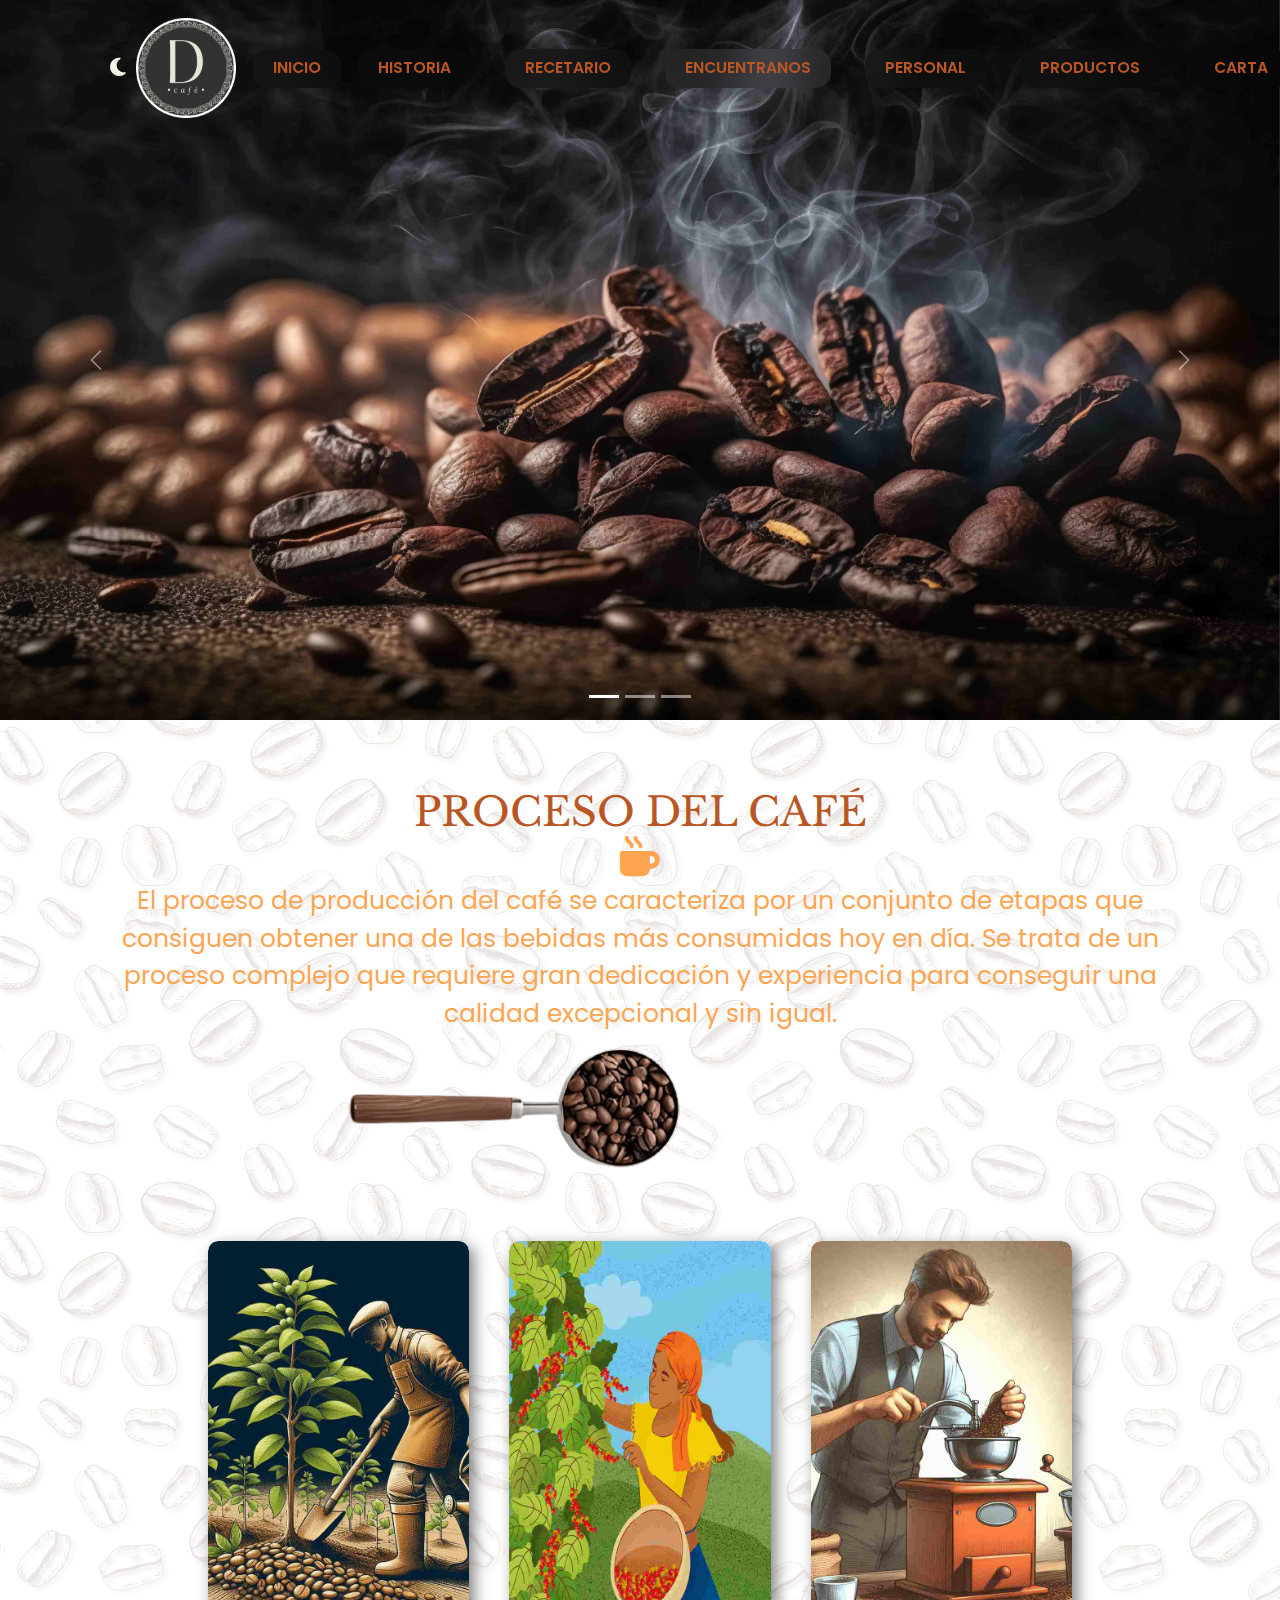
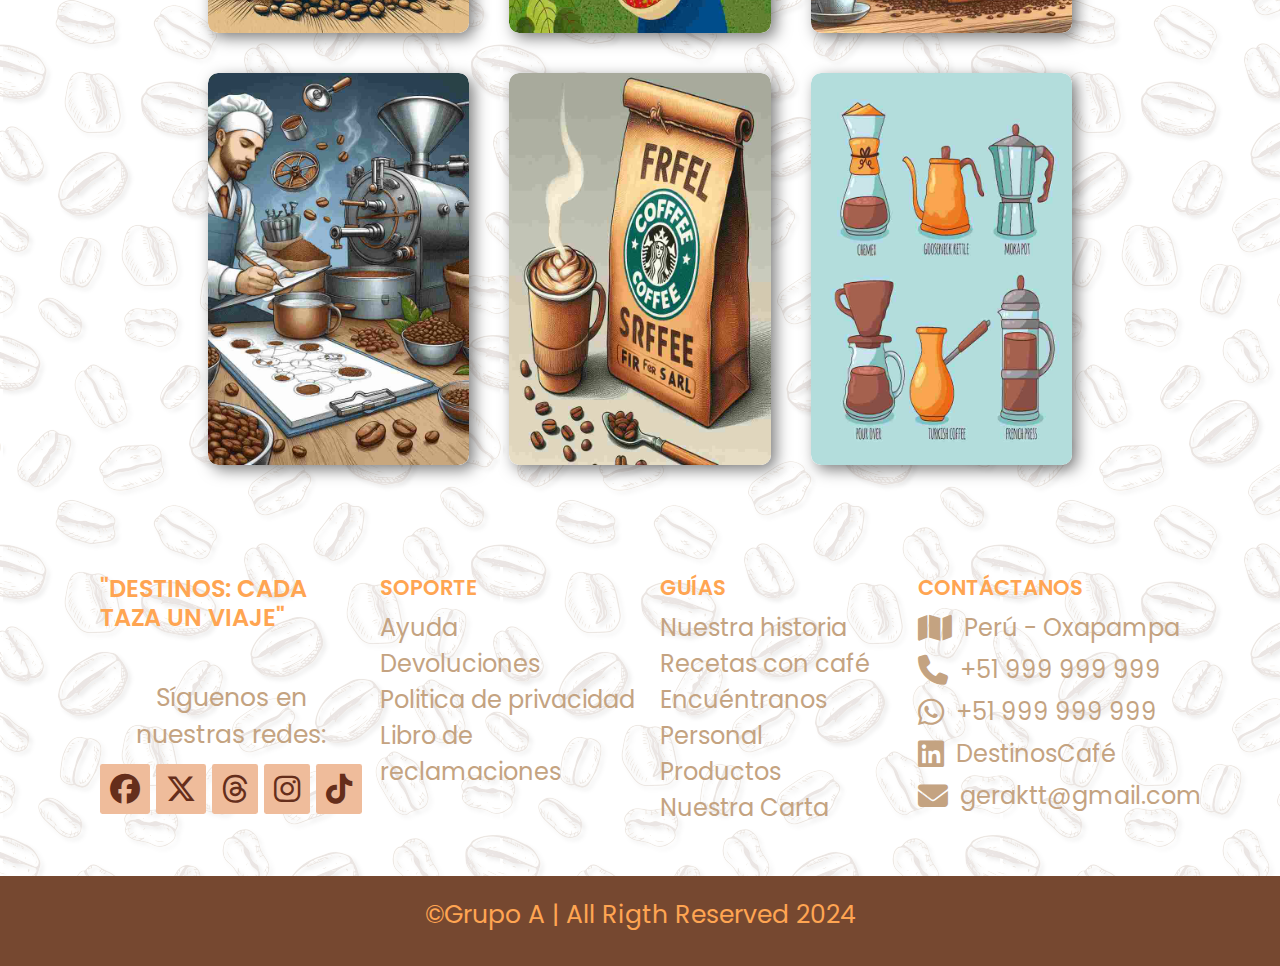
<file: index.html>
<!DOCTYPE html>
<html lang="en">
<head>
    <meta charset="UTF-8">
    <meta name="viewport" content="width=device-width, initial-scale=1.0">
    <title>Destinos Café</title>
    <link href="https://cdn.jsdelivr.net/npm/bootstrap@5.3.3/dist/css/bootstrap.min.css" rel="stylesheet">
    <link rel="stylesheet" href="style.css">
    <script src="https://cdn.jsdelivr.net/npm/bootstrap@5.3.3/dist/js/bootstrap.bundle.min.js"></script>
    <link rel="stylesheet" href="https://cdnjs.cloudflare.com/ajax/libs/font-awesome/6.5.2/css/all.min.css"/>
    <link rel="icon" type="image/png" href="img/logo.png" />
</head>

<body  data-bs-theme="ligth">
    <!--Navar-->
    <header>
        <!-- ligthdarkmode -->
        <button onclick="cambiarTema()" class="btn rounded-fill"><i id="di-icon" class="fa-solid fa-moon"></i></button>
        <a href="#" class="logo">
            <img src="img/logo.png" alt="">
        </a>
        <!-- Links -->
        <nav class="navbar">
            <input type="checkbox" id="sidebar-active">
            <label for="sidebar-active" class="close-sidebar-button">
                <svg xmlns="http://www.w3.org/2000/svg" height="32" viewBox="0 -960 960 960" width="32" fill="#5f6368"><path d="M120-240v-80h720v80H120Zm0-200v-80h720v80H120Zm0-200v-80h720v80H120Z"/></svg>
            </label>
     
            <div class="links-container">
                <label for="sidebar-active" class="close-sidebar-button">
                    <svg xmlns="http://www.w3.org/2000/svg" height="32" viewBox="0 -960 960 960" width="32" fill="#5f6368"><path d="m256-200-56-56 224-224-224-224 56-56 224 224 224-224 56 56-224 224 224 224-56 56-224-224-224 224Z"/></svg>
                </label>
    
                <a class="home-link" href="index.html">INICIO</a>
                <a href="#">HISTORIA</a>
                <a href="recetas.html">RECETARIO</a>
                <a href="encuentranos.html">ENCUENTRANOS</a>
                <a href="personal.html">PERSONAL</a>
                <a href="productos.html">PRODUCTOS</a>
                <a href="carta.html">CARTA</a>
            </div>
        </nav>
        <!-- Icon -->
         <div class="header-icon">
            <a href="login.html"><i class="fa-solid fa-user"></i></a>
            <i class="fa-solid fa-cart-shopping"></i>
            <i class="fa-solid fa-magnifying-glass" id="search-icon"></i>
        </div>
        <!-- Search box -->
         <div class="search-box">
            <input type="search" name="" id="" placeholder="Buscar aquí...">
         </div>
    </header>
    <!--slider-->
    <div id="carouselExampleIndicators" class="carousel slide">
        <div class="carousel-indicators">
          <button type="button" data-bs-target="#carouselExampleIndicators" data-bs-slide-to="0" class="active" aria-current="true" aria-label="Slide 1"></button>
          <button type="button" data-bs-target="#carouselExampleIndicators" data-bs-slide-to="1" aria-label="Slide 2"></button>
          <button type="button" data-bs-target="#carouselExampleIndicators" data-bs-slide-to="2" aria-label="Slide 3"></button>
        </div>
        <div class="carousel-inner">
          <div class="carousel-item active">
            <img src="img/coffee-slider-1.jpg" class="d-block w-40"  height="30%" alt="...">
          </div>
          <div class="carousel-item">
            <img src="img/coffee-slider-2.jpg" class="d-block w-40" height="30%" alt="...">
          </div>
          <div class="carousel-item">
            <img src="img/coffee-slider-3.jpg" class="d-block w-40" height="30%" alt="...">
          </div>
        </div>
        <button class="carousel-control-prev" type="button" data-bs-target="#carouselExampleIndicators" data-bs-slide="prev">
          <span class="carousel-control-prev-icon" aria-hidden="true"></span>
          <span class="visually-hidden">Previous</span>
        </button>
        <button class="carousel-control-next" type="button" data-bs-target="#carouselExampleIndicators" data-bs-slide="next">
          <span class="carousel-control-next-icon" aria-hidden="true"></span>
          <span class="visually-hidden">Next</span>
        </button>
      </div>     
    <!-- Intro -->
    <section> 
        <br>
        <h1>PROCESO DEL CAFÉ<i class="fa-solid fa-mug-hot"></i></h1>
        <P>El proceso de producción del café se caracteriza por un conjunto de etapas que consiguen obtener una de las bebidas más consumidas hoy en día. Se trata de un proceso complejo que requiere gran dedicación y experiencia para conseguir una calidad excepcional y sin igual.</P>
        <div class="move">
            <img src="img/move.png" alt="">
        </div>
        <div class="card-area">
            <div class="wrapper">
                <div class="box-area">
                    <div class="box">
                    <img src="img/Plantac.jpg" width="100%" height="100%" alt="">
                        <div class="overlay">
                            <h3>PLANTACIÓN</h3>
                            <p>Es la primera etapa, una vez plantado el cafeto, se debe esperar entre 3 y 4 años para producir la primera cosecha. Posteriormente, cada planta vivirá aproximadamente 20 años.</p>
                        </div>
                    </div>
                    <div class="box">
                    <img src="img/cocecha.jpg" alt="">
                        <div class="overlay">
                            <h3>COSECHA</h3>
                            <p>La cosecha del se produce de forma anual cuando las cerezas del café alcanzan la maduración. Existen dos formas métodos para realizarla: La forma manual y la forma industrial</p>
                        </div>
                    </div>
                    <div class="box">
                        <img src="img/desp.jpg" height="100%" alt="">
                        <div class="overlay">
                            <h3>DESPULPADO</h3>
                            <p class="time">Despues se secan los granos mediante una técnica húmeda o seca, para despues eliminar  los residuos y proceder a quitar las capas que en vuelven los granos de café, para obtener el café limpio o verde. </p>
                        </div>
                    </div>
                    <div class="box">
                        <img src="img/tueste.jpg"  alt="">
                        <div class="overlay">
                            <h3>TUESTE</h3>
                            <p>En esta fase, el café adquiere sabor y aroma mediante el procesamiento del grano en hornos. Gracias a ello, se consigue aumentar el tamaño, reducir su cafeína, perder la humedad y adquirir el color tostado típico que caracteriza el café.</p>
                        </div>
                    </div>   
                    <div class="box">
                        <img src="img/envasad.jpg" height="100%" alt="">
                        <div class="overlay">
                            <h3>ENVASE Y VENTA</h3>
                            <p class="time">Si se trata de café en grano o molido, se puede vender directamente mediante una previa actuación del molinillo. Usualmente, esta etapa se realiza en el país de consumo del café, mediante un envase previo al vacío. </p>
                        </div>
                    </div>
                    <div class="box">
                        <img src="img/prep.jpg"  alt="">
                        <div class="overlay">
                            <h3>PREPARACIÓN</h3>
                            <p>Existen múltiples formas de poder preparar un buen café. Encárgate de escoger la mejor cafetera para tu hogar y saborea las mejores recetas para disfrutar de esta particular y preciada infusión</p>
                        </div>
                    </div>     
                </div>
            </div>
        </div>
    </section>
    <!-- Footer -->
    <section class="footer">
        <div class="footer-box">
            <h2>"DESTINOS: CADA TAZA UN VIAJE"</h2>
            <br>
            <p>Síguenos en nuestras redes:</p>
            <div class="social">
                <a href="https://www.facebook.com/profile.php?id=100094215152673&mibextid=LQQJ4d"><i class="fa-brands fa-facebook"></i>
                <a href="https://www.facebook.com/profile.php?id=100094215152673&mibextid=LQQJ4d"><i class="fa-brands fa-x-twitter"></i></a>
                <a href="https://www.instagram.com/destino_cafe_oxapampa?igsh=bmx6dXFxbTR4dTIw"><i class="fa-brands fa-threads"></i></a>
                <a href="https://www.instagram.com/destino_cafe_oxapampa?igsh=bmx6dXFxbTR4dTIw"><i class="fa-brands fa-instagram"></i></a>
                <a href="https://www.tiktok.com/@destino.caf.oxapa?_t=8nnNgCsgWCE&_r=1"><i class="fa-brands fa-tiktok"></i></i></a>
            </div>
        </div>
        <div class="footer-box">
            <h3>SOPORTE</h3>
            <li><a href="#">Ayuda</a></li>
            <li><a href="#">Devoluciones</a></li>
            <li><a href="#">Politica de privacidad</a></li>
            <li><a href="#">Libro de reclamaciones</a></li>
        </div>
        <div class="footer-box">
            <h3>GUÍAS</h3>
            <li><a href="#about">Nuestra historia</a></li>
            <li><a href="recetas.html">Recetas con café</a></li>
            <li><a href="encuentranos.html">Encuéntranos</a></li>
            <li><a href="personal.html">Personal</a></li>
            <li><a href="productos.html">Productos</a></li>
            <li><a href="carta.html">Nuestra Carta</a></li>
        </div>
        <div class="footer-box">
            <h3>CONTÁCTANOS</h3>
            <div class="contact">
                <span><i class="fa-solid fa-map"></i>Perú - Oxapampa</span>
                <span><i class="fa-solid fa-phone"></i>+51 999 999 999</span>
                <span><i class="fa-brands fa-whatsapp"></i>+51 999 999 999</span>
                <span><i class="fa-brands fa-linkedin"></i>DestinosCafé</span>
                <span><i class="fa-solid fa-envelope"></i>geraktt@gmail.com</a></span>
            </div>
        </div>
    </section>
    <!-- Copyright -->
    <div class="copyright">
        <p>&#169;Grupo A | All Rigth Reserved 2024 </p>
    </div>
    <script src="script.js"></script>
    
</body>

</html>
</file>
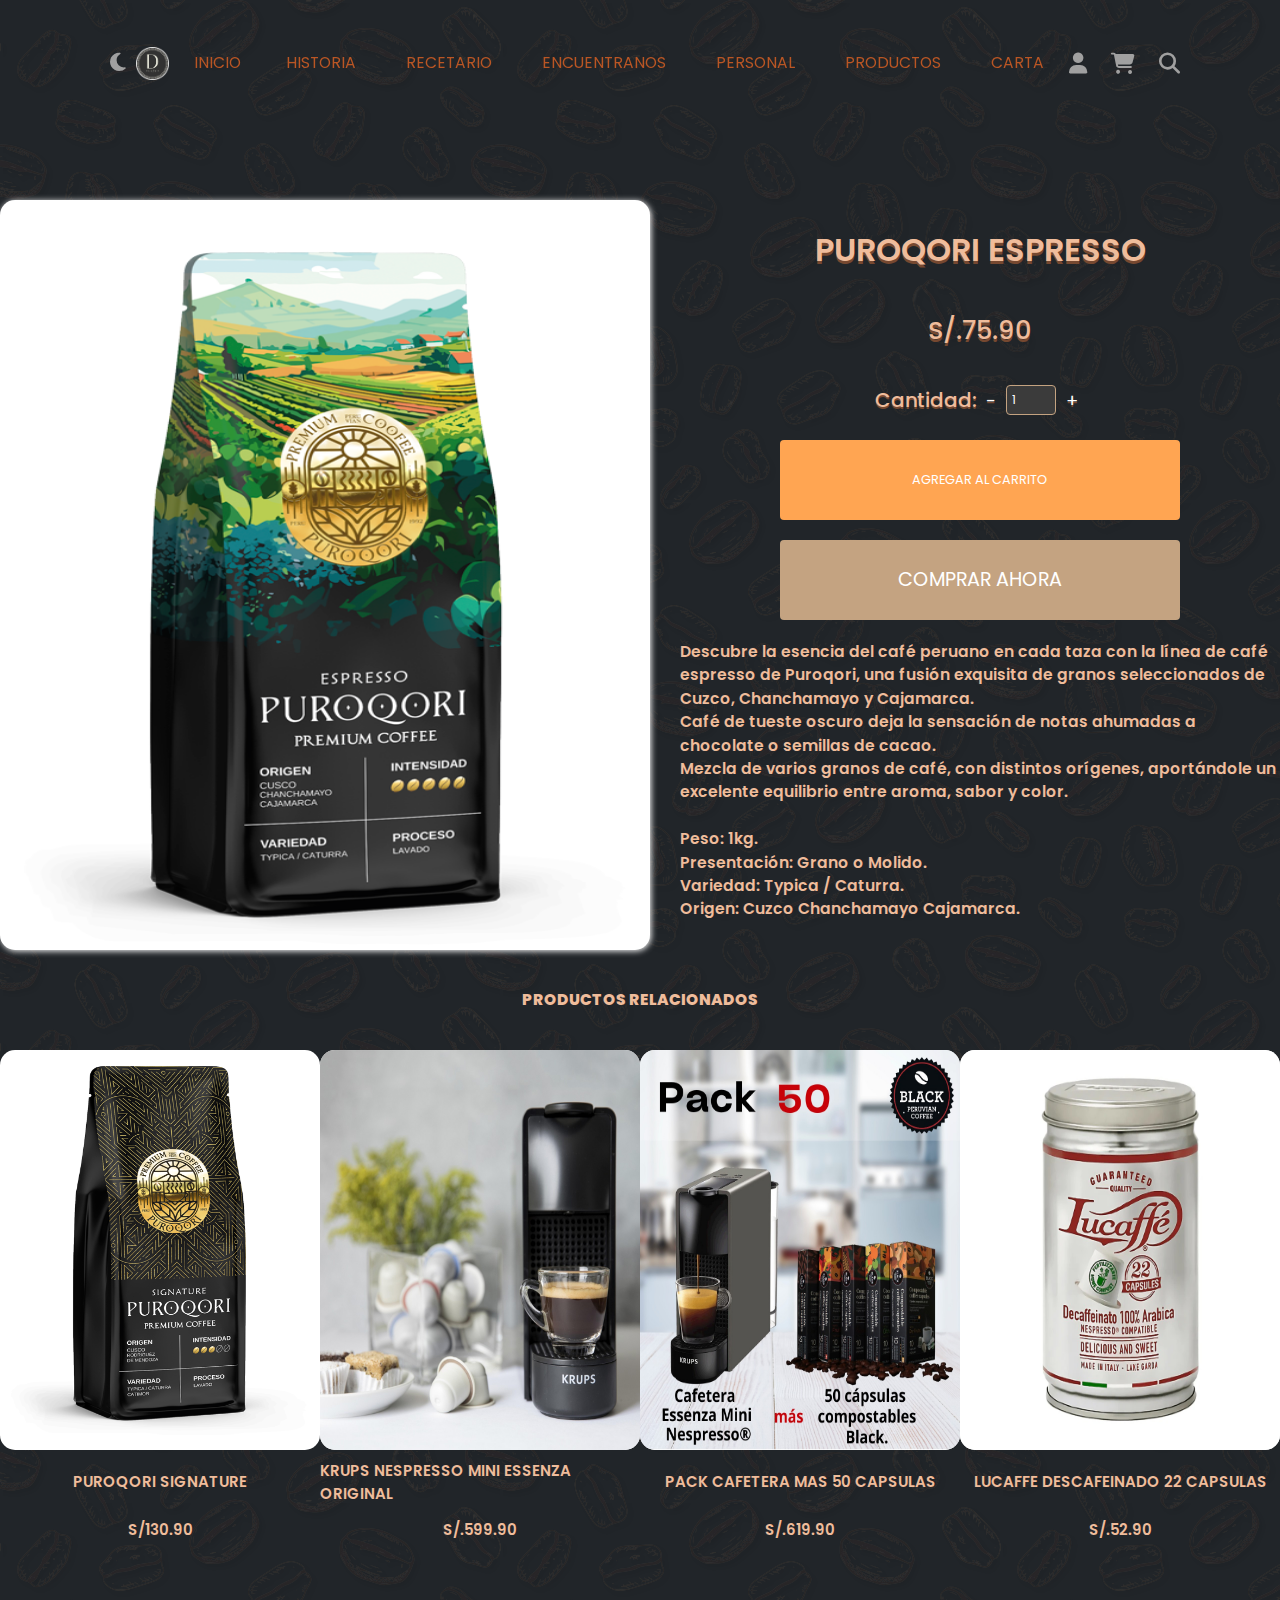
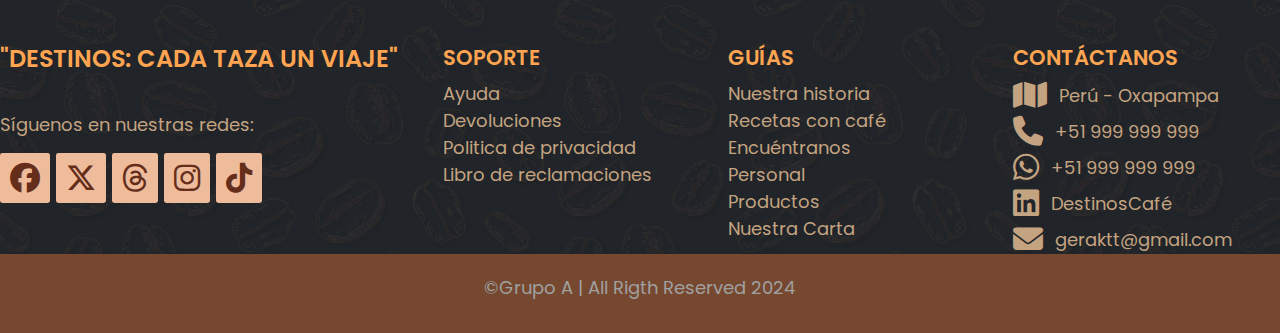
<file: compra.html>
<!DOCTYPE html>
<html lang="en">

<head>
    <meta charset="UTF-8">
    <meta name="viewport" content="width=device-width, initial-scale=1.0">
    <title>PUROQORI ESPRESSO</title>
    <link href="https://cdn.jsdelivr.net/npm/bootstrap@5.3.3/dist/css/bootstrap.min.css" rel="stylesheet">
    <link rel="stylesheet" href="compra.css">
    <script src="https://cdn.jsdelivr.net/npm/bootstrap@5.3.3/dist/js/bootstrap.bundle.min.js"></script>
    <link rel="stylesheet" href="https://cdnjs.cloudflare.com/ajax/libs/font-awesome/6.5.2/css/all.min.css" />
    <link rel="icon" type="image/png" href="img/logo.png" />

</head>

<body data-bs-theme="dark">
    <!--Navar-->
    <header>
        <!-- ligthdarkmode -->
        <button onclick="cambiarTema()" class="btn rounded-fill"><i id="di-icon" class="fa-solid fa-moon"></i></button>
        <a href="#" class="logo">
            <img src="img/logo.png" alt="">
        </a>
        <!-- Links -->
        <nav class="navbar">
            <input type="checkbox" id="sidebar-active">
            <label for="sidebar-active" class="close-sidebar-button">
                <svg xmlns="http://www.w3.org/2000/svg" height="32" viewBox="0 -960 960 960" width="32" fill="#5f6368">
                    <path d="M120-240v-80h720v80H120Zm0-200v-80h720v80H120Zm0-200v-80h720v80H120Z" />
                </svg>
            </label>

            <div class="links-container">
                <label for="sidebar-active" class="close-sidebar-button">
                    <svg xmlns="http://www.w3.org/2000/svg" height="32" viewBox="0 -960 960 960" width="32"
                        fill="#5f6368">
                        <path
                            d="m256-200-56-56 224-224-224-224 56-56 224 224 224-224 56 56-224 224 224 224-56 56-224-224-224 224Z" />
                    </svg>
                </label>

                <a class="home-link" href="index.html">INICIO</a>
                <a href="historia.html">HISTORIA</a>
                <a href="recetas.html">RECETARIO</a>
                <a href="encuentranos.html">ENCUENTRANOS</a>
                <a href="personal.html">PERSONAL</a>
                <a href="productos.html">PRODUCTOS</a>
                <a href="carta.html">CARTA</a>
            </div>
        </nav>
        <!-- Icon -->
        <div class="header-icon">
            <a href="login.html"><i class="fa-solid fa-user"></i></a>
            <i class="fa-solid fa-cart-shopping">
                <div class="cart-shopping">
                    <ul class="nav-car">
                        <li>IMAGEN</li>
                        <li>NOMBRE</li>
                        <li>PRECIO</li>
                        <li>CANTIDAD</li>
                    </ul>
                    <button>VACIAR CARRITO</button>
                </div>
            </i>
            <i class="fa-solid fa-magnifying-glass" id="search-icon"></i>
        </div>
        <!-- Search box -->
        <div class="search-box">
            <input type="search" name="" id="" placeholder="Buscar aquí...">
        </div>
    </header>
    <section class="product">
        <div class="product-box">
            <div class="box-area">
                <div class="box">
                    <img src="img/prod1.png" alt="" width="650px" height="750">
                </div>
                <div class="info">
                    <h2>PUROQORI ESPRESSO</h2>
                    <span class="prec">S/.75.90</span>
                    <form>
                        <label for="cantidad">Cantidad:</label>
                        <div class="flechas">
                            <span class="flecha" onclick="restarCantidad()">-</span>
                            <input type="number" id="cantidad" name="cantidad" min="1" value="1">
                            <span class="flecha" onclick="sumarCantidad()">+</span>
                        </div>
                    </form>
                    <button class="add" type="submit">AGREGAR AL CARRITO</button>
                    <button class="now" type="submit">COMPRAR AHORA</button>
                    <script>
                        function restarCantidad() {
                            const inputCantidad = document.getElementById('cantidad');
                            if (inputCantidad.value > 1) {
                                inputCantidad.value = parseInt(inputCantidad.value) - 1;
                            }
                        }

                        function sumarCantidad() {
                            const inputCantidad = document.getElementById('cantidad');
                            inputCantidad.value = parseInt(inputCantidad.value) + 1;
                        }
                    </script>
                    <div class="desc">
                        Descubre la esencia del café peruano en cada taza con la línea de café<br>
                        espresso de Puroqori, una fusión exquisita de granos seleccionados de Cuzco, Chanchamayo y
                        Cajamarca.<br>
                        Café de tueste oscuro deja la sensación de notas ahumadas a chocolate o semillas de
                        cacao.<br>
                        Mezcla de varios granos de café, con distintos orígenes, aportándole un excelente
                        equilibrio entre aroma, sabor y color.<br>
                        <br>
                        Peso: 1kg.<br>
                        Presentación: Grano o Molido.<br>
                        Variedad: Typica / Caturra.<br>
                        Origen: Cuzco Chanchamayo Cajamarca.<br>
                    </div>
                </div>
            </div>
        </div>
        <div class="prod-rel">
            <div class="relac">
                PRODUCTOS RELACIONADOS
            </div>
            <div class="rel-area">
                <div class="prod">
                    <a href="prod2.html" target="_blank">
                        <img src="img/prod2.png" width="320px" height="400px" />
                    </a>
                </div>
                <div class="nom">PUROQORI SIGNATURE</div>
                <div class="precio">S/130.90</div>
                <div class="prod">
                    <a href="prod3.html" target="_blank">
                        <img src="img/prod3.jpg" width="320px" height="400px" />
                    </a>
                </div>
                <div class="nom">KRUPS NESPRESSO MINI ESSENZA ORIGINAL</div>
                <div class="precio">S/.599.90</div>
                <div class="prod">
                    <a href="prod4.html" target="_blank">
                        <img src="img/prod4.jpg" width="320" height="400px" />
                    </a>
                </div>
                <div class="nom">PACK CAFETERA MAS 50 CAPSULAS</div>
                <div class="precio">S/.619.90</div>
                <div class="prod">
                    <a href="prod5.html" target="_blank">
                        <img src="img/prod5.jpg" width="320px" height="400px" />
                    </a>
                </div>
                <div class="nom">LUCAFFE DESCAFEINADO 22 CAPSULAS</div>
                <div class="precio">S/.52.90</div>
            </div>
        </div>
    </section>
    <!-- Footer -->
    <section class="footer">
        <div class="footer-box">
            <h2>"DESTINOS: CADA TAZA UN VIAJE"</h2>
            <br>
            <p>Síguenos en nuestras redes:</p>
            <div class="social">
                <a href="https://www.facebook.com/profile.php?id=100094215152673&mibextid=LQQJ4d"><i class="fa-brands fa-facebook"></i>
                <a href="https://www.facebook.com/profile.php?id=100094215152673&mibextid=LQQJ4d"><i class="fa-brands fa-x-twitter"></i></a>
                <a href="https://www.instagram.com/destino_cafe_oxapampa?igsh=bmx6dXFxbTR4dTIw"><i class="fa-brands fa-threads"></i></a>
                <a href="https://www.instagram.com/destino_cafe_oxapampa?igsh=bmx6dXFxbTR4dTIw"><i class="fa-brands fa-instagram"></i></a>
                <a href="https://www.tiktok.com/@destino.caf.oxapa?_t=8nnNgCsgWCE&_r=1"><i class="fa-brands fa-tiktok"></i></i></a>
            </div>
        </div>
        <div class="footer-box">
            <h3>SOPORTE</h3>
            <li><a href="#">Ayuda</a></li>
            <li><a href="#">Devoluciones</a></li>
            <li><a href="#">Politica de privacidad</a></li>
            <li><a href="#">Libro de reclamaciones</a></li>
        </div>
        <div class="footer-box">
            <h3>GUÍAS</h3>
            <li><a href="#about">Nuestra historia</a></li>
            <li><a href="recetas.html">Recetas con café</a></li>
            <li><a href="encuentranos.html">Encuéntranos</a></li>
            <li><a href="personal.html">Personal</a></li>
            <li><a href="productos.html">Productos</a></li>
            <li><a href="carta.html">Nuestra Carta</a></li>
        </div>
        <div class="footer-box">
            <h3>CONTÁCTANOS</h3>
            <div class="contact">
                <span><i class="fa-solid fa-map"></i>Perú - Oxapampa</span>
                <span><i class="fa-solid fa-phone"></i>+51 999 999 999</span>
                <span><i class="fa-brands fa-whatsapp"></i>+51 999 999 999</span>
                <span><i class="fa-brands fa-linkedin"></i>DestinosCafé</span>
                <span><i class="fa-solid fa-envelope"></i>geraktt@gmail.com</a></span>
            </div>
        </div>
    </section>
    <!-- Copyright -->
    <div class="copyright">
        <p>&#169;Grupo A | All Rigth Reserved 2024 </p>
    </div>
    <script src="script.js"></script>
</body>
</file>
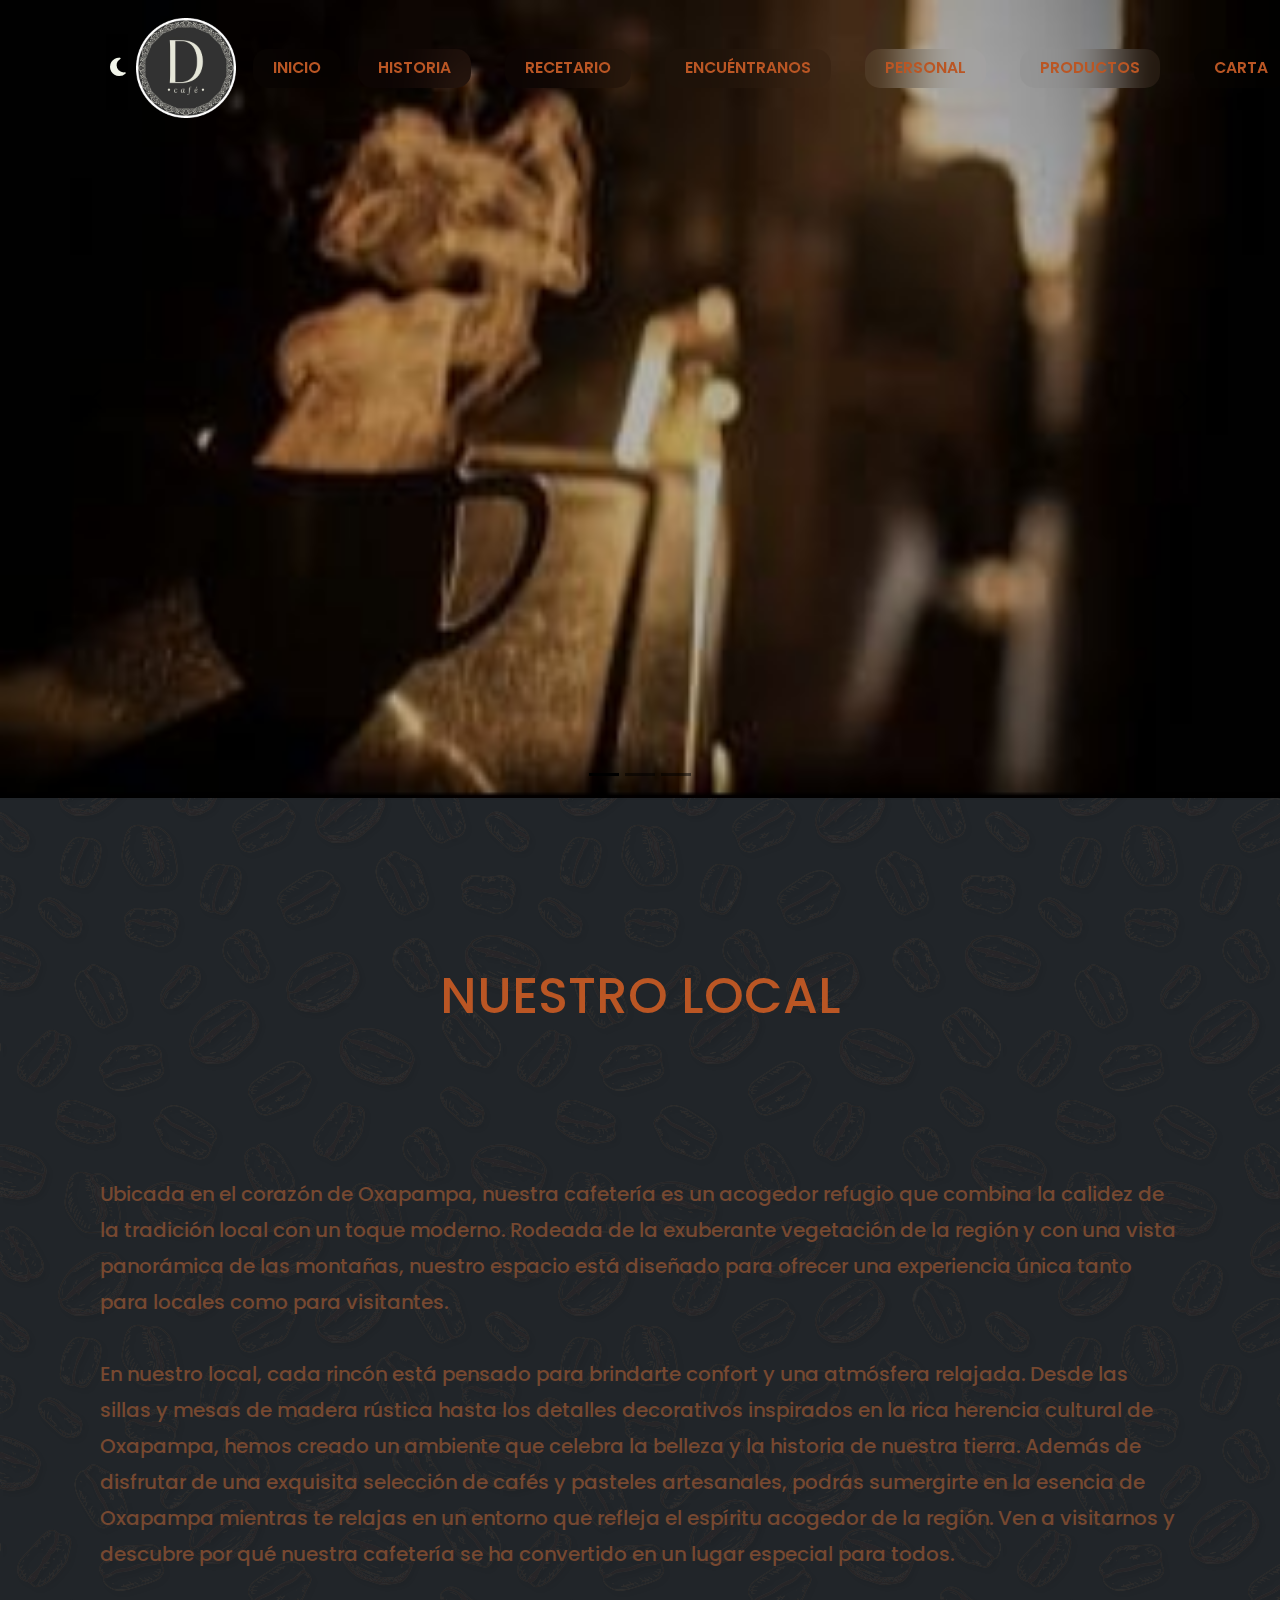
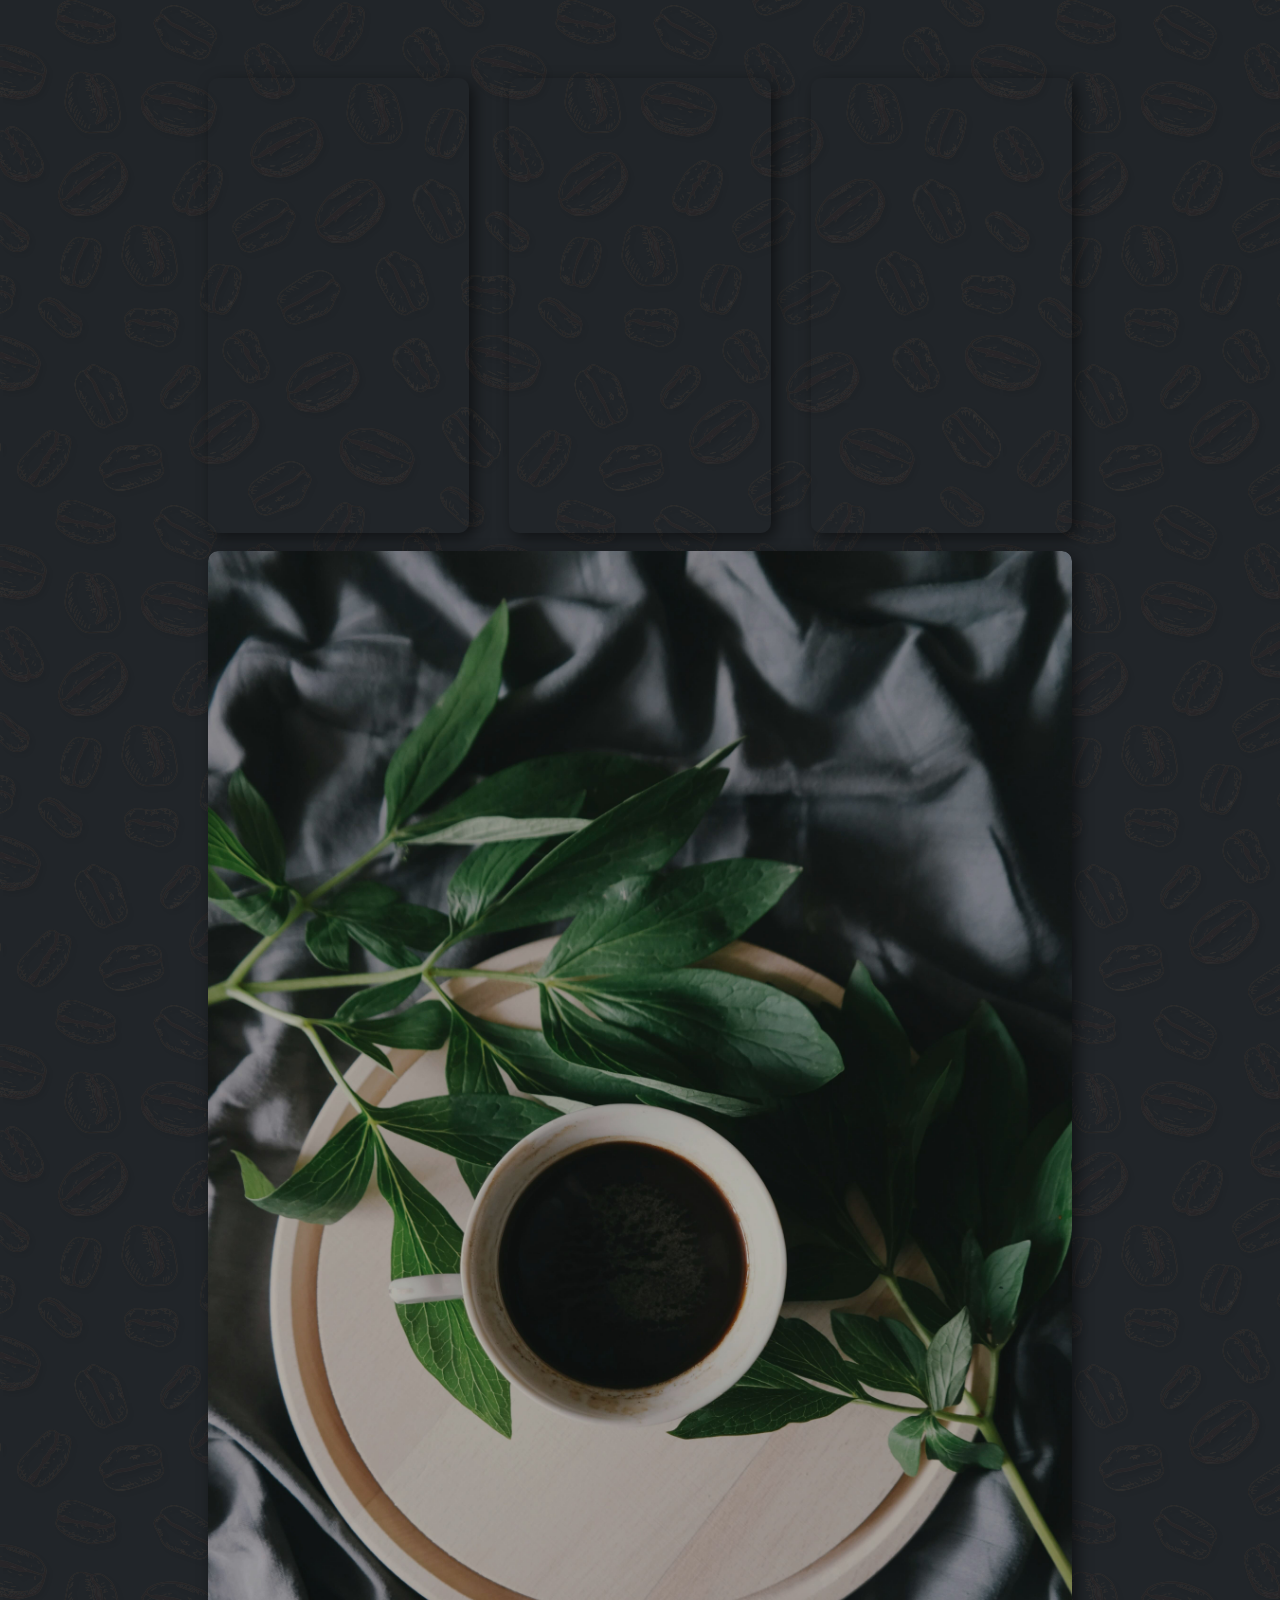
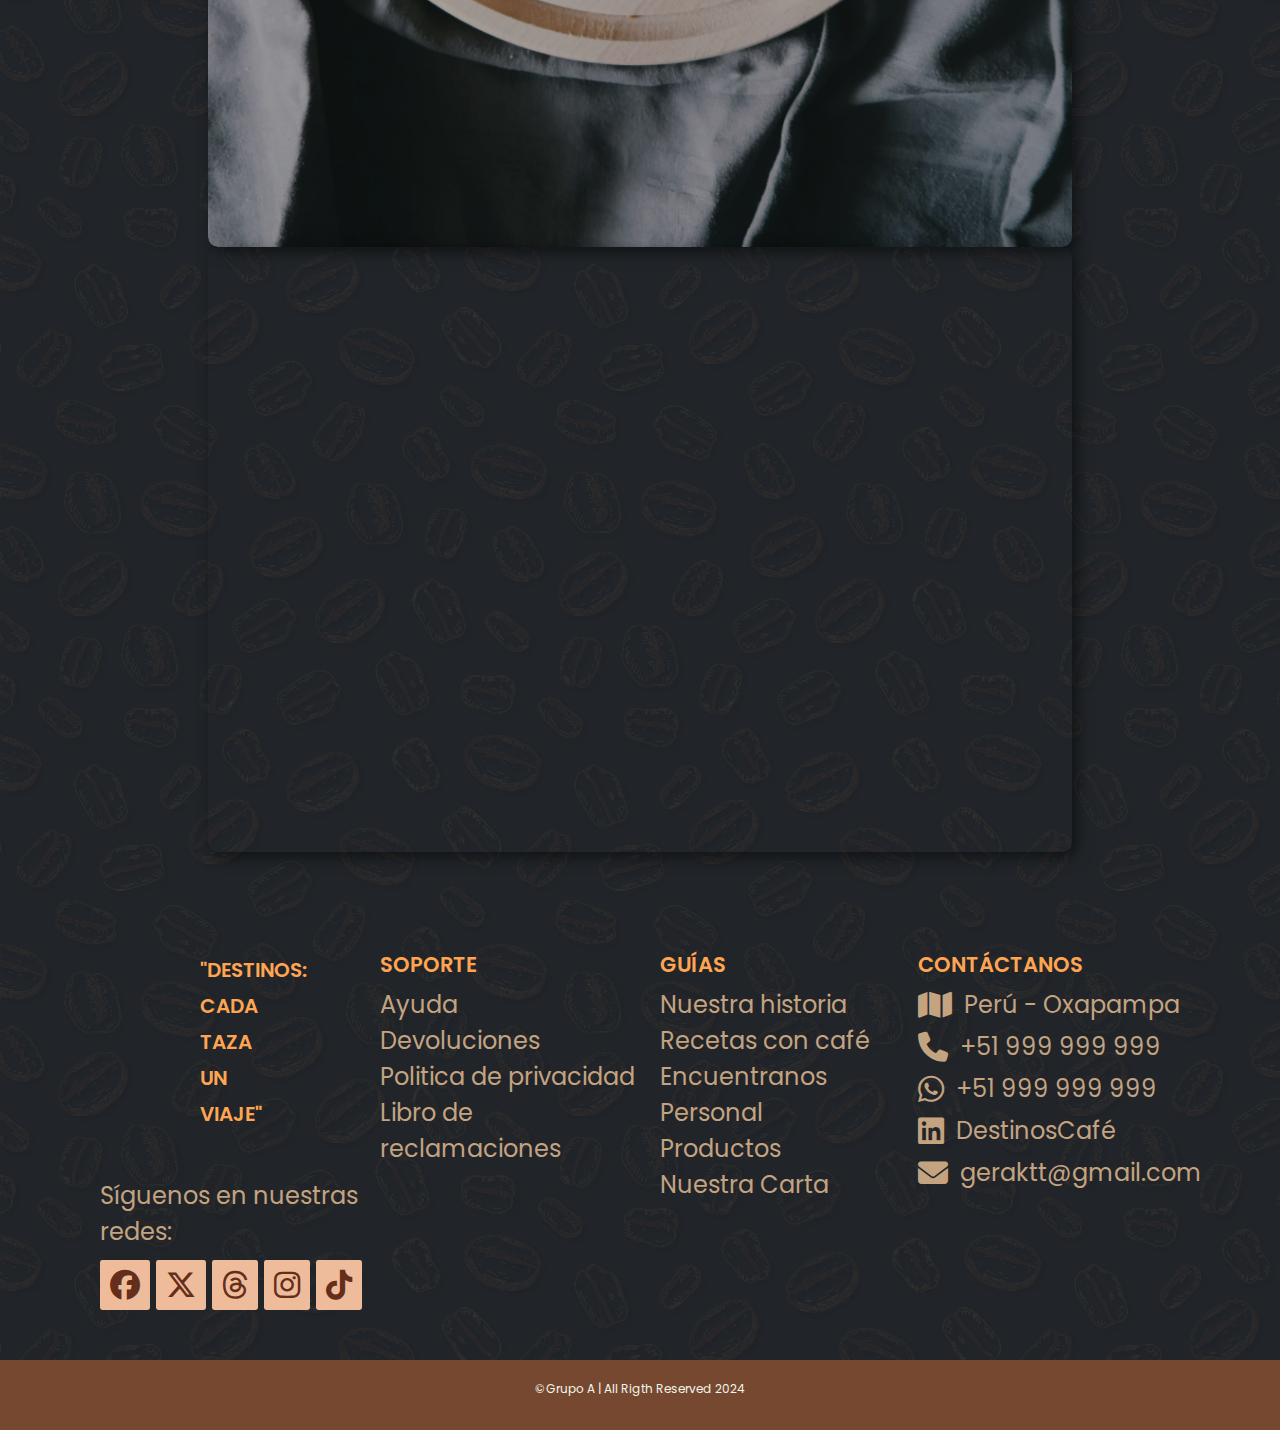
<file: encuentranos.html>
<!DOCTYPE html>
<html lang="en">
<head>
    <meta charset="UTF-8">
    <meta name="viewport" content="width=device-width, initial-scale=1.0">
    <title>Destinos Café</title>
    <link href="https://cdn.jsdelivr.net/npm/bootstrap@5.3.3/dist/css/bootstrap.min.css" rel="stylesheet">
    <link rel="stylesheet" href="encuentranos.css">
    <script src="https://cdn.jsdelivr.net/npm/bootstrap@5.3.3/dist/js/bootstrap.bundle.min.js"></script>
    <link rel="stylesheet" href="https://cdnjs.cloudflare.com/ajax/libs/font-awesome/6.5.2/css/all.min.css"/>
    <link rel="icon" type="image/png" href="img/logo.png" />
</head>

<body  data-bs-theme="dark">
    <!--Navar-->
    <header>
        <!-- ligthdarkmode -->
        <button onclick="cambiarTema()" class="btn rounded-fill"><i id="di-icon" class="fa-solid fa-moon"></i></button>
        <a href="#" class="logo">
            <img src="img/logo.png" alt="">
        </a>
        <!-- Links -->
        <nav class="navbar">
            <input type="checkbox" id="sidebar-active">
            <label for="sidebar-active" class="close-sidebar-button">
                <svg xmlns="http://www.w3.org/2000/svg" height="32" viewBox="0 -960 960 960" width="32" fill="#5f6368"><path d="M120-240v-80h720v80H120Zm0-200v-80h720v80H120Zm0-200v-80h720v80H120Z"/></svg>
            </label>
     
            <div class="links-container">
                <label for="sidebar-active" class="close-sidebar-button">
                    <svg xmlns="http://www.w3.org/2000/svg" height="32" viewBox="0 -960 960 960" width="32" fill="#5f6368"><path d="m256-200-56-56 224-224-224-224 56-56 224 224 224-224 56 56-224 224 224 224-56 56-224-224-224 224Z"/></svg>
                </label>
    
                <a class="home-link" href="index.html">INICIO</a>
                <a href="historia.html">HISTORIA</a>
                <a href="recetas.html">RECETARIO</a>
                <a href="encuentranos.html">ENCUÉNTRANOS</a>
                <a href="personal.html">PERSONAL</a>
                <a href="productos.html">PRODUCTOS</a>
                <a  href="carta.html">CARTA</a>
            </div>
        </nav>
        <!--Menu-Icon-->
         <div class="header-icon">
            <a href="login.html"><i class="fa-solid fa-user"></i></a>
            <i class="fa-solid fa-cart-shopping"></i>
            <i class="fa-solid fa-magnifying-glass" id="search-icon"></i>
        </div>
        <!-- Search box -->
         <div class="search-box">
            <input type="search" name="" id="" placeholder="Buscar aquí...">
         </div>
    </header>
    <!--slider-->
    <div id="carouselExampleIndicators" class="carousel slide">
        <div class="carousel-indicators">
          <button type="button" data-bs-target="#carouselExampleIndicators" data-bs-slide-to="0" class="active" aria-current="true" aria-label="Slide 1"></button>
          <button type="button" data-bs-target="#carouselExampleIndicators" data-bs-slide-to="1" aria-label="Slide 2"></button>
          <button type="button" data-bs-target="#carouselExampleIndicators" data-bs-slide-to="2" aria-label="Slide 3"></button>
        </div>
        <div class="carousel-inner">
            <div class="carousel-item active">
                <img src="img/Oxapampa2-modified.jpg" class="d-block w-40" alt="Bela ciudad de la selva peruana">
            </div>
          <div class="carousel-item active">
            <img src="img/Cafe5 (1)-modified.jpg" class="d-block w-40" alt="Paisaje paradisiaco">
          </div>
          <div class="carousel-item">
            <img src="img/Oxapampa1-modified.png" class="d-block w-40" alt="...">
          </div>
        </div>
        <button class="carousel-control-prev" type="button" data-bs-target="#carouselExampleIndicators" data-bs-slide="prev">
          <span class="carousel-control-prev-icon" aria-hidden="true"></span>
          <span class="visually-hidden">Previous</span>
        </button>
        <button class="carousel-control-next" type="button" data-bs-target="#carouselExampleIndicators" data-bs-slide="next">
          <span class="carousel-control-next-icon" aria-hidden="true"></span>
          <span class="visually-hidden">Next</span>
        </button>
      </div>
      <br>
      <section class="rotate">
        <h1><span class="nuestro">NUESTRO</span> <span class="local">LOCAL</span></h1>
      </section>  
      <h2>
        Ubicada en el corazón de Oxapampa, nuestra cafetería es un acogedor refugio que combina la calidez de la tradición local con un toque moderno. Rodeada de la exuberante vegetación de la región y con una vista panorámica de las montañas, nuestro espacio está diseñado para ofrecer una experiencia única tanto para locales como para visitantes.
        <br>
        <br>
        En nuestro local, cada rincón está pensado para brindarte confort y una atmósfera relajada. Desde las sillas y mesas de madera rústica hasta los detalles decorativos inspirados en la rica herencia cultural de Oxapampa, hemos creado un ambiente que celebra la belleza y la historia de nuestra tierra.
        Además de disfrutar de una exquisita selección de cafés y pasteles artesanales, podrás sumergirte en la esencia de Oxapampa mientras te relajas en un entorno que refleja el espíritu acogedor de la región. Ven a visitarnos y descubre por qué nuestra cafetería se ha convertido en un lugar especial para todos.
     </h2>
    <!-- Intro -->
    <section>
        <div class="card-area">
            <div class="wrapper">
                <div class="box-area">
                    <div class="box">
                        <iframe src="https://www.google.com/maps/embed?pb=!1m18!1m12!1m3!1d3922.0082219710503!2d-75.3999834!3d-10.578529!2m3!1f0!2f0!3f0!3m2!1i1024!2i768!4f13.1!3m3!1m2!1s0x9109c1a90262a7f5%3A0xf3c4b242c56e253c!2sDestino%20Caf%C3%A9%20Oxapampa!5e0!3m2!1ses-419!2spe!4v1721452145765!5m2!1ses-419!2spe" width="600" height="450" style="border:0;" allowfullscreen="" loading="lazy" referrerpolicy="no-referrer-when-downgrade"></iframe>
                    </div>
                    <div class="box">
                        <iframe src="https://www.google.com/maps/embed?pb=!3m2!1ses-419!2spe!4v1721452270211!5m2!1ses-419!2spe!6m8!1m7!1sUzuXVGXw53YQ9V6DYFGZRA!2m2!1d-10.57847167039619!2d-75.39994511370928!3f354.33011816248336!4f-7.209843474603076!5f0.7820865974627469" width="600" height="450" style="border:0;" allowfullscreen="" loading="lazy" referrerpolicy="no-referrer-when-downgrade"></iframe>
                    </div>
                    <div class="box">
                        <iframe src="https://www.google.com/maps/embed?pb=!4v1721453806886!6m8!1m7!1sXz5AJU6-R-dkqk0nn1jLxA!2m2!1d-10.57373111619979!2d-75.4046817745521!3f191.76817249571886!4f4.543875015909364!5f0.7820865974627469" width="600" height="450" style="border:0;" allowfullscreen="" loading="lazy" referrerpolicy="no-referrer-when-downgrade"></iframe>
                    </div>
                </div>
                <br>
                <div class="box">
                    <img src="img/gourmet.jpg" alt="Taza gourmet de un delicoso café">
                        <div class="overlay">
                            <h3>Delicia pura</h3>
                            <p>Despierta tus sentidos</p>
                        </div>
                </div>
                <div class="box">
                    <iframe width="1100" height="600" src="https://www.youtube.com/embed/_JyKfCxTkkc?si=H_pccaZy788-5pvE" title="YouTube video player" frameborder="0" allow="accelerometer; autoplay; clipboard-write; encrypted-media; gyroscope; picture-in-picture; web-share" referrerpolicy="strict-origin-when-cross-origin" allowfullscreen></iframe>
                </div>
                </div>
            </div>
        </div>
    </section>
    <!-- Footer -->
    <section class="footer">
        <div class="footer-box">
            <h2>"DESTINOS: CADA TAZA UN VIAJE"</h2>
            <br>
            <p>Síguenos en nuestras redes:</p>
            <div class="social">
                <a href="https://www.facebook.com/profile.php?id=100094215152673&mibextid=LQQJ4d"><i class="fa-brands fa-facebook"></i>
                <a href="https://www.facebook.com/profile.php?id=100094215152673&mibextid=LQQJ4d"><i class="fa-brands fa-x-twitter"></i></a>
                <a href="https://www.instagram.com/destino_cafe_oxapampa?igsh=bmx6dXFxbTR4dTIw"><i class="fa-brands fa-threads"></i></a>
                <a href="https://www.instagram.com/destino_cafe_oxapampa?igsh=bmx6dXFxbTR4dTIw"><i class="fa-brands fa-instagram"></i></a>
                <a href="https://www.tiktok.com/@destino.caf.oxapa?_t=8nnNgCsgWCE&_r=1"><i class="fa-brands fa-tiktok"></i></i></a>
            </div>
        </div>
        <div class="footer-box">
            <h3>SOPORTE</h3>
            <li><a href="#">Ayuda</a></li>
            <li><a href="#">Devoluciones</a></li>
            <li><a href="#">Politica de privacidad</a></li>
            <li><a href="#">Libro de reclamaciones</a></li>
        </div>
        <div class="footer-box">
            <h3>GUÍAS</h3>
            <li><a href="#about">Nuestra historia</a></li>
            <li><a href="recetas.html">Recetas con café</a></li>
            <li><a href="encuentranos.html">Encuentranos</a></li>
            <li><a href="personal.html">Personal</a></li>
            <li><a href="productos.html">Productos</a></li>
            <li><a href="carta.html">Nuestra Carta</a></li>
        </div>
        <div class="footer-box">
            <h3>CONTÁCTANOS</h3>
            <div class="contact">
                <span><i class="fa-solid fa-map"></i>Perú - Oxapampa</span>
                <span><i class="fa-solid fa-phone"></i>+51 999 999 999</span>
                <span><i class="fa-brands fa-whatsapp"></i>+51 999 999 999</span>
                <span><i class="fa-brands fa-linkedin"></i>DestinosCafé</span>
                <span><i class="fa-solid fa-envelope"></i>geraktt@gmail.com</a></span>
            </div>
        </div>
    </section>
    <!-- Copyright -->
    <div class="copyright">
        <p>&#169;Grupo A | All Rigth Reserved 2024 </p>
    </div>
    <script src="script.js"></script>
    
</body>

</html>
</file>
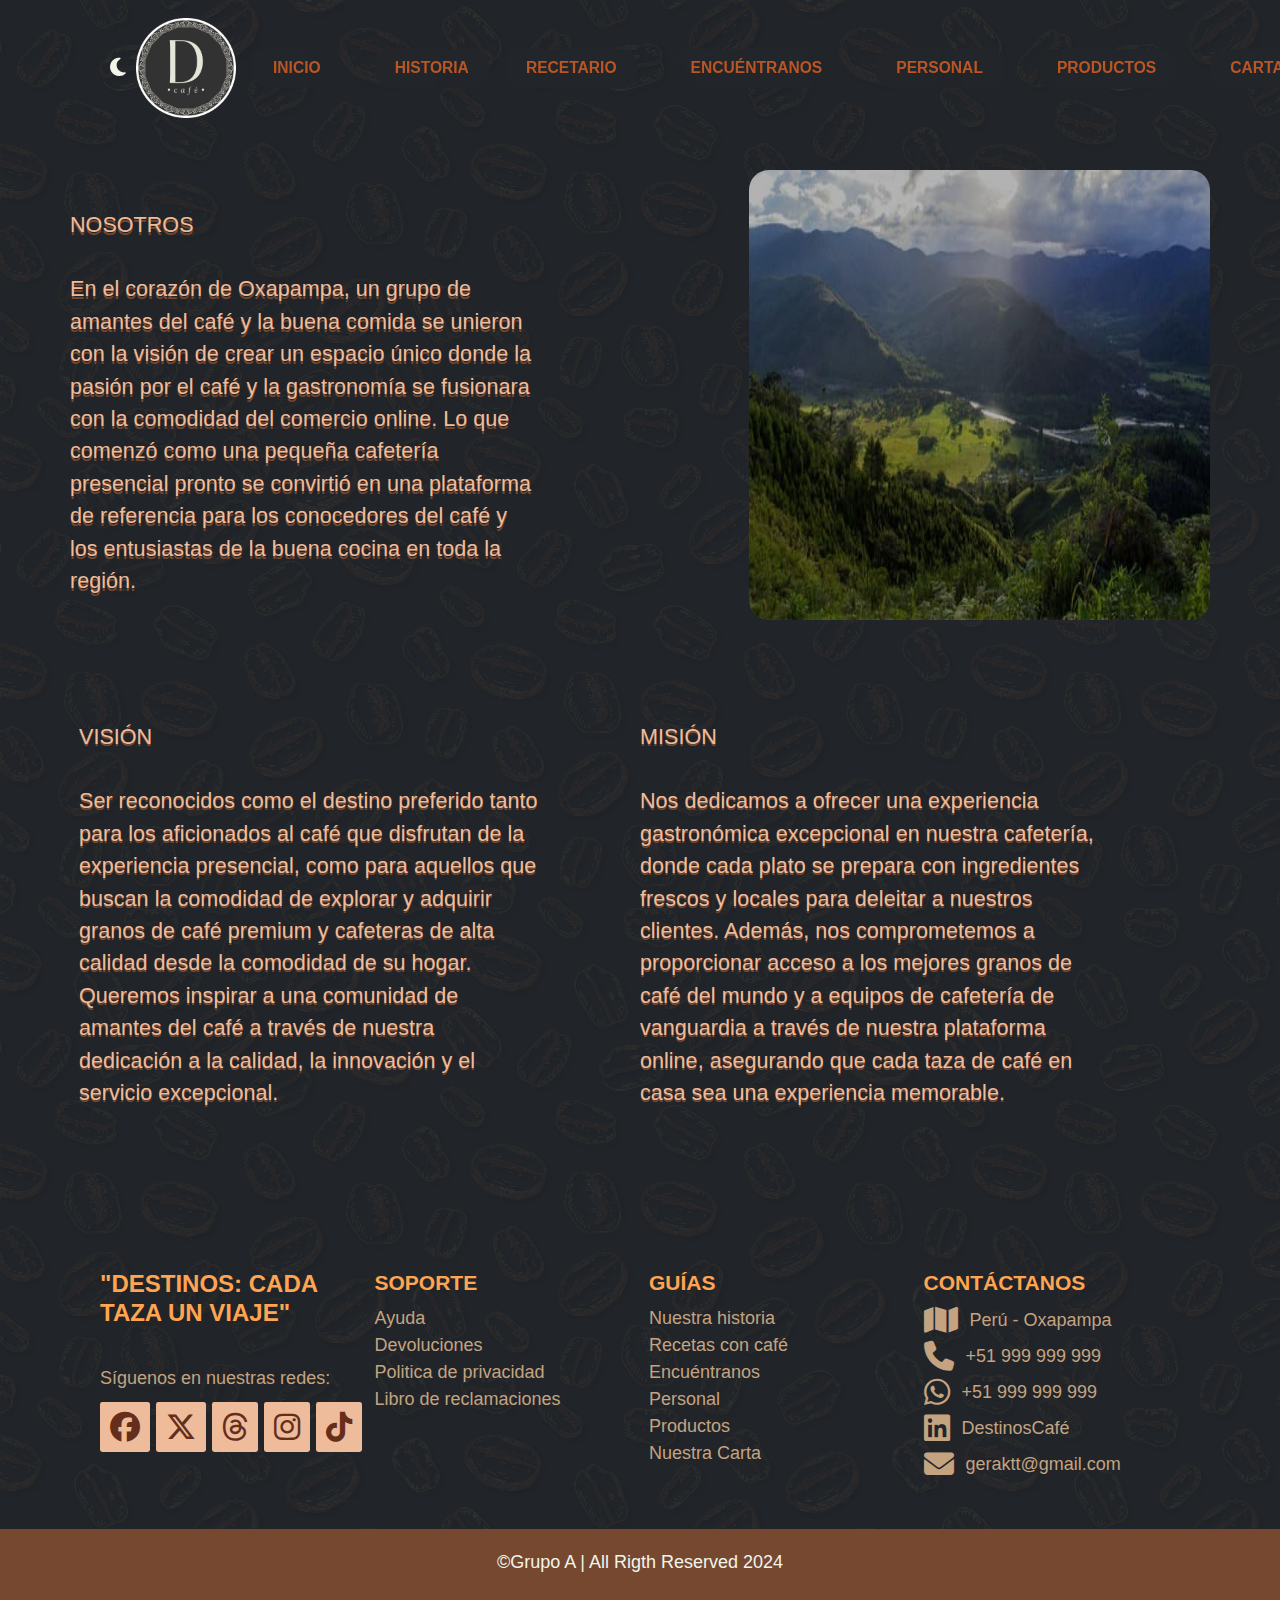
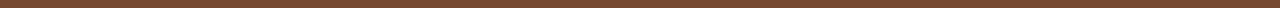
<file: historia.html>
<!DOCTYPE html>
<html lang="en">

<head>
    <meta charset="UTF-8">
    <meta name="viewport" content="width=device-width, initial-scale=1.0">
    <title>Destinos Café</title>
    <link rel="stylesheet" href="historia.css">
    <link href="https://cdn.jsdelivr.net/npm/bootstrap@5.3.3/dist/css/bootstrap.min.css" rel="stylesheet">
    <script src="https://cdn.jsdelivr.net/npm/bootstrap@5.3.3/dist/js/bootstrap.bundle.min.js"></script>
    <link rel="stylesheet" href="https://cdnjs.cloudflare.com/ajax/libs/font-awesome/6.5.2/css/all.min.css" />
    <link rel="icon" type="image/png" href="img/logo.png" />
    <meta name="viewport" content="width=device-width, initial-scale=1.0">
</head>

<body data-bs-theme="dark">
    <!--Navar-->
    <header>
        <!-- ligthdarkmode -->
        <button onclick="cambiarTema()" class="btn rounded-fill"><i id="di-icon" class="fa-solid fa-moon"></i></button>
        <a href="#" class="logo">
            <img src="img/logo.png" alt="">
        </a>
        <!-- Links -->
        <nav class="navbar">
            <input type="checkbox" id="sidebar-active">
            <label for="sidebar-active" class="close-sidebar-button">
                <svg xmlns="http://www.w3.org/2000/svg" height="32" viewBox="0 -960 960 960" width="32" fill="#5f6368">
                    <path d="M120-240v-80h720v80H120Zm0-200v-80h720v80H120Zm0-200v-80h720v80H120Z" />
                </svg>
            </label>

            <div class="links-container">
                <label for="sidebar-active" class="close-sidebar-button">
                    <svg xmlns="http://www.w3.org/2000/svg" height="32" viewBox="0 -960 960 960" width="32"
                        fill="#5f6368">
                        <path
                            d="m256-200-56-56 224-224-224-224 56-56 224 224 224-224 56 56-224 224 224 224-56 56-224-224-224 224Z" />
                    </svg>
                </label>

                <a href="index.html">INICIO</a>
                <a class="home-link" href="historia.html">HISTORIA</a>
                <a href="recetas.html">RECETARIO</a>
                <a href="encuentranos.html">ENCUÉNTRANOS</a>
                <a href="personal.html">PERSONAL</a>
                <a href="productos.html">PRODUCTOS</a>
                <a href="carta.html">CARTA</a>
            </div>
        </nav>
        <!-- Icon -->
        <div class="header-icon">
            <a href="login.html"><i class="fa-solid fa-user"></i></a>
            <i class="fa-solid fa-cart-shopping">
            </i>
            <i class="fa-solid fa-magnifying-glass" id="search-icon"></i>
        </div>
        <!-- Search box -->
        <div class="search-box">
            <input type="search" name="" id="" placeholder="Buscar aquí...">
        </div>
    </header>
    <div class="container">
        <div class="box1">
            NOSOTROS<br>
            <br>
            En el corazón de Oxapampa, un grupo de amantes del café y la buena comida se unieron con la visión
            de crear un espacio único donde la pasión por el café y la gastronomía se fusionara con la comodidad
            del comercio online. Lo que comenzó como una pequeña cafetería presencial pronto se convirtió en una
            plataforma de referencia para los conocedores del café y los entusiastas de la buena cocina en toda la
            región.
        </div>
        <div class="box2"><img src="img/Oxap-modified (1).jpg" /></div>
        <div class="box3">
            VISIÓN<br>
            <br>
            Ser reconocidos como el destino preferido tanto para los aficionados al café que
            disfrutan de la experiencia presencial, como para aquellos que buscan la comodidad de explorar y adquirir
            granos de
            café premium y cafeteras de alta calidad desde la comodidad de su hogar. Queremos inspirar a una comunidad
            de amantes del café a través de nuestra dedicación a la calidad, la innovación y el servicio excepcional.
        </div>
        <div class="box4">
            MISIÓN<br>
            <br>
            Nos dedicamos a ofrecer una experiencia gastronómica excepcional en nuestra cafetería, donde
            cada plato se prepara con ingredientes frescos y locales para deleitar a nuestros clientes. Además, nos
            comprometemos a proporcionar acceso a los mejores granos de café del mundo y a equipos de cafetería de
            vanguardia a través de nuestra plataforma online, asegurando que cada taza de café en casa sea una
            experiencia memorable.
        </div>
        <br>
        </div>
    </div>
    <!-- Footer -->
    <section class="footer">
        <div class="footer-box">
            <h2>"DESTINOS: CADA TAZA UN VIAJE"</h2>
            <br>
            <p>Síguenos en nuestras redes:</p>
            <div class="social">
                <a href="https://www.facebook.com/profile.php?id=100094215152673&mibextid=LQQJ4d"><i class="fa-brands fa-facebook"></i>
                <a href="https://www.facebook.com/profile.php?id=100094215152673&mibextid=LQQJ4d"><i class="fa-brands fa-x-twitter"></i></a>
                <a href="https://www.instagram.com/destino_cafe_oxapampa?igsh=bmx6dXFxbTR4dTIw"><i class="fa-brands fa-threads"></i></a>
                <a href="https://www.instagram.com/destino_cafe_oxapampa?igsh=bmx6dXFxbTR4dTIw"><i class="fa-brands fa-instagram"></i></a>
                <a href="https://www.tiktok.com/@destino.caf.oxapa?_t=8nnNgCsgWCE&_r=1"><i class="fa-brands fa-tiktok"></i></i></a>
            </div>
        </div>
        <div class="footer-box">
            <h3>SOPORTE</h3>
            <li><a href="#">Ayuda</a></li>
            <li><a href="#">Devoluciones</a></li>
            <li><a href="#">Politica de privacidad</a></li>
            <li><a href="#">Libro de reclamaciones</a></li>
        </div>
        <div class="footer-box">
            <h3>GUÍAS</h3>
            <li><a href="#about">Nuestra historia</a></li>
            <li><a href="recetas.html">Recetas con café</a></li>
            <li><a href="encuentranos.html">Encuéntranos</a></li>
            <li><a href="personal.html">Personal</a></li>
            <li><a href="productos.html">Productos</a></li>
            <li><a href="carta.html">Nuestra Carta</a></li>
        </div>
        <div class="footer-box">
            <h3>CONTÁCTANOS</h3>
            <div class="contact">
                <span><i class="fa-solid fa-map"></i>Perú - Oxapampa</span>
                <span><i class="fa-solid fa-phone"></i>+51 999 999 999</span>
                <span><i class="fa-brands fa-whatsapp"></i>+51 999 999 999</span>
                <span><i class="fa-brands fa-linkedin"></i>DestinosCafé</span>
                <span><i class="fa-solid fa-envelope"></i>geraktt@gmail.com</a></span>
            </div>
        </div>
    </section>
    <!-- Copyright -->
    <div class="copyright">
        <p>&#169;Grupo A | All Rigth Reserved 2024 </p>
    </div>
    <script src="script.js"></script>
</body>

</html>
</file>
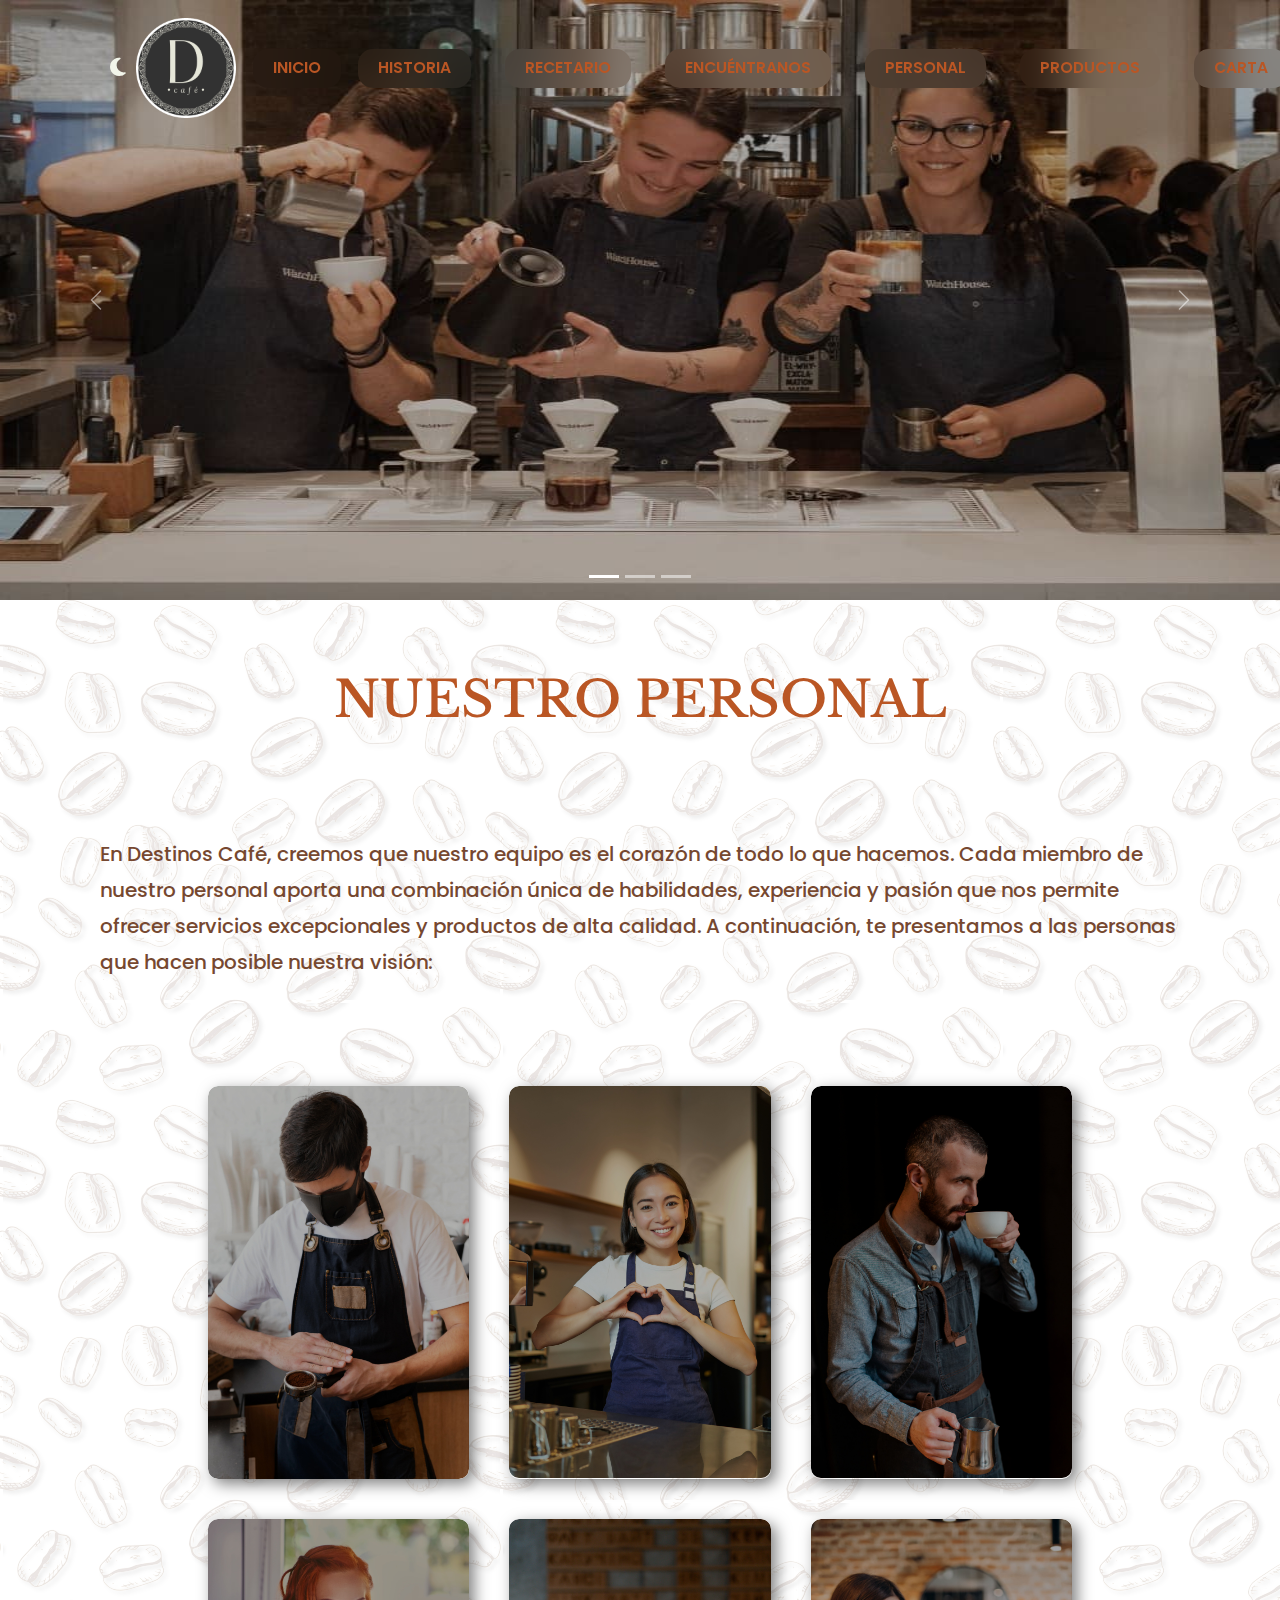
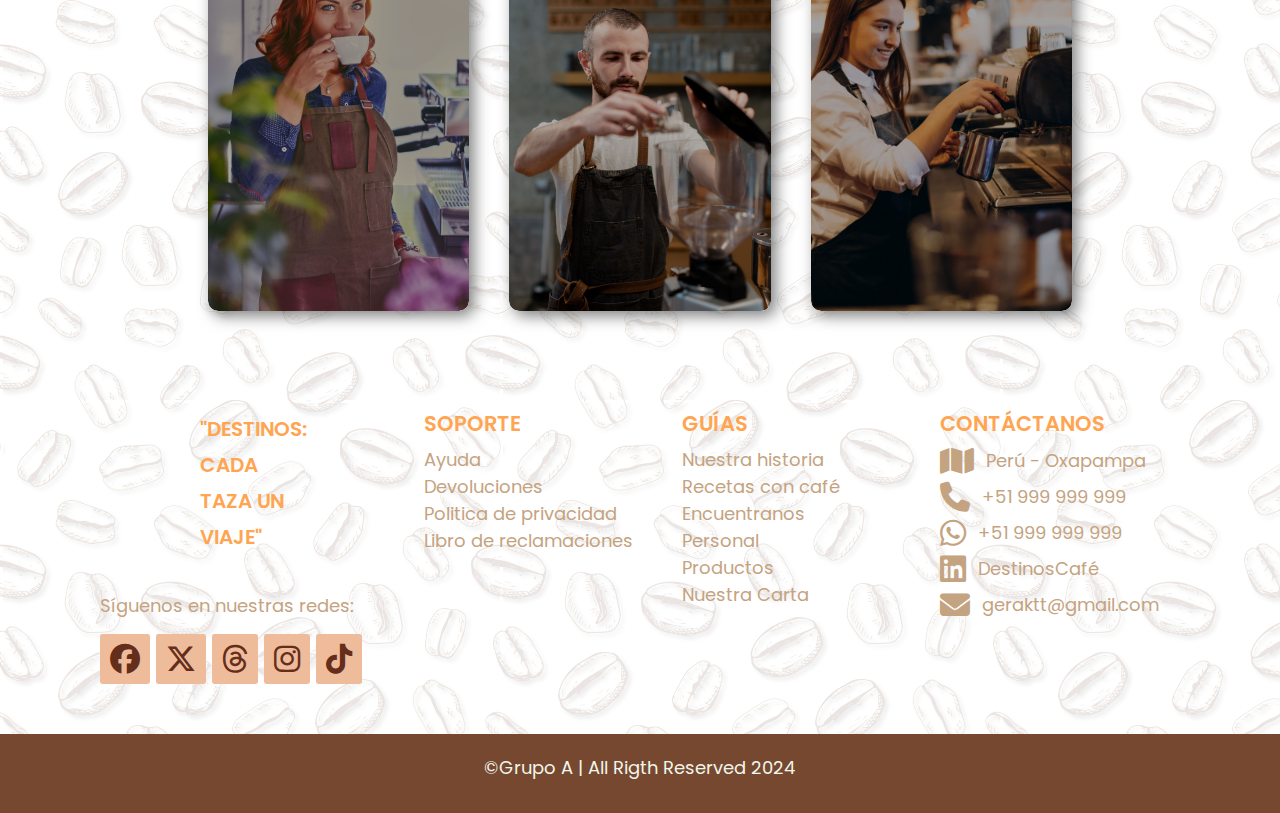
<file: personal.html>
<!DOCTYPE html>
<html lang="en">
<head>
    <meta charset="UTF-8">
    <meta name="viewport" content="width=device-width, initial-scale=1.0">
    <title>Destinos Café</title>
    <link href="https://cdn.jsdelivr.net/npm/bootstrap@5.3.3/dist/css/bootstrap.min.css" rel="stylesheet">
    <link rel="stylesheet" href="personal.css">
    <script src="https://cdn.jsdelivr.net/npm/bootstrap@5.3.3/dist/js/bootstrap.bundle.min.js"></script>
    <link rel="stylesheet" href="https://cdnjs.cloudflare.com/ajax/libs/font-awesome/6.5.2/css/all.min.css"/>
    <link rel="icon" type="image/png" href="img/logo.png" />
</head>

<body  data-bs-theme="ligth">
    <!--Navar-->
    <header>
        <!-- ligthdarkmode -->
        <button onclick="cambiarTema()" class="btn rounded-fill"><i id="di-icon" class="fa-solid fa-moon"></i></button>
        <a href="#" class="logo">
            <img src="img/logo.png" alt="">
        </a>
        <!-- Links -->
        <nav class="navbar">
            <input type="checkbox" id="sidebar-active">
            <label for="sidebar-active" class="close-sidebar-button">
                <svg xmlns="http://www.w3.org/2000/svg" height="32" viewBox="0 -960 960 960" width="32" fill="#5f6368"><path d="M120-240v-80h720v80H120Zm0-200v-80h720v80H120Zm0-200v-80h720v80H120Z"/></svg>
            </label>
     
            <div class="links-container">
                <label for="sidebar-active" class="close-sidebar-button">
                    <svg xmlns="http://www.w3.org/2000/svg" height="32" viewBox="0 -960 960 960" width="32" fill="#5f6368"><path d="m256-200-56-56 224-224-224-224 56-56 224 224 224-224 56 56-224 224 224 224-56 56-224-224-224 224Z"/></svg>
                </label>
    
                <a class="home-link" href="index.html">INICIO</a>
                <a href="historia.html">HISTORIA</a>
                <a href="recetas.html">RECETARIO</a>
                <a href="encuentranos.html">ENCUÉNTRANOS</a>
                <a href="personal.html">PERSONAL</a>
                <a href="productos.html">PRODUCTOS</a>
                <a  href="carta.html">CARTA</a>
            </div>
        </nav>
        <!--Menu-Icon-->
         <div class="header-icon">
            <a href="login.html"><i class="fa-solid fa-user"></i></a>
            <i class="fa-solid fa-cart-shopping"></i>
            <i class="fa-solid fa-magnifying-glass" id="search-icon"></i>
        </div>
        <!-- Search box -->
         <div class="search-box">
            <input type="search" name="" id="" placeholder="Buscar aquí...">
         </div>
    </header>
    <!--slider-->
    <div id="carouselExampleIndicators" class="carousel slide">
        <div class="carousel-indicators">
          <button type="button" data-bs-target="#carouselExampleIndicators" data-bs-slide-to="0" class="active" aria-current="true" aria-label="Slide 1"></button>
          <button type="button" data-bs-target="#carouselExampleIndicators" data-bs-slide-to="1" aria-label="Slide 2"></button>
          <button type="button" data-bs-target="#carouselExampleIndicators" data-bs-slide-to="2" aria-label="Slide 3"></button>
        </div>
        <div class="carousel-inner">
          <div class="carousel-item active">
            <img src="img/baristas-preparando-cafe-modified (1).jpg" height="600" class="d-block w-40" alt="...">
          </div>
          <div class="carousel-item">
            <img src="img/dedalo-cafe-1024x770-modified (1).jpg" height="600" class="d-block w-40" alt="...">
          </div>
          <div class="carousel-item">
            <img src="img/personal3-modified.png" height="600" class="d-block w-40" alt="...">
          </div>
        </div>
        <button class="carousel-control-prev" type="button" data-bs-target="#carouselExampleIndicators" data-bs-slide="prev">
          <span class="carousel-control-prev-icon" aria-hidden="true"></span>
          <span class="visually-hidden">Previous</span>
        </button>
        <button class="carousel-control-next" type="button" data-bs-target="#carouselExampleIndicators" data-bs-slide="next">
          <span class="carousel-control-next-icon" aria-hidden="true"></span>
          <span class="visually-hidden">Next</span>
        </button>
      </div>     
    <!-- Intro -->
    <section class="rotate">
      <h1>NUESTRO PERSONAL</h1>
    </section>  
    <BR></BR>
    <h2>
      En Destinos Café, creemos que nuestro equipo es el corazón de todo lo que hacemos. Cada miembro de nuestro personal aporta una combinación única de habilidades, experiencia y pasión que nos permite ofrecer servicios excepcionales y productos de alta calidad. A continuación, te presentamos a las personas que hacen posible nuestra visión:
   </h2>
    <section>
      <div class="card-area">
          <div class="wrapper">
              <div class="box-area">
                  <div class="box">
                  <img src="img/boy-modified.jpg"  alt="Primer trabajador del café">
                      <div class="overlay">
                          <h3>Diego Paredes</h3>
                          <p>Nuestro barista estrella con un talento especial para preparar cafés artesanales </p>
                      </div>
                  </div>
                  <div class="box">
                  <img src="img/girl-modified.jpg" alt="Primera trabajadora del café">
                      <div class="overlay">
                          <h3>Susana Gutiérrez</h3>
                          <p> Combina su pasión por el café con una técnica impecable para ofrecer bebidas que superan las expectativas. </p>
                      </div>
                  </div>
                  <div class="box">
                  <img src="img/boy2.jpg" alt="Segundo trabajador del café">
                      <div class="overlay">
                          <h3>Pedro Martín</h3>
                          <p> Es el primer punto de contacto para nuestros clientes, y su amabilidad y profesionalismo crean una bienvenida cálida y acogedora 
                          </p>
                      </div>
                  </div>
                  <div class="box">
                  <img src="img/girl1-modified.jpg"  alt="Segunda trabajadora del café">
                      <div class="overlay">
                          <h3>Luana Tello</h3>
                          <p>Conocida por su excelente habilidad para conectar con nuestros clientes y hacerlos sentir especiales</p>
                      </div>
                  </div>
                  <div class="box">
                  <img src="img/boy2-modified.jpg" alt="Tercer trabajador del café">
                      <div class="overlay">
                          <h3>Sebastián Arenas</h3>
                          <p>Trae su creatividad a la preparación de café, experimentando con nuevas recetas y presentaciones</p>
                      </div>
                  </div>
                  <div class="box">
                  <img src="img/girl2-modified.jpg" alt="Tercera trabajadora del café">
                      <div class="overlay">
                          <h3>Pía Ulloa</h3>
                          <p>Su actitud proactiva y su calidez son fundamentales para mantener un ambiente agradable para todos
                          </p>
                      </div>
                  </div>
              </div>
          </div>
      </div>
  </section>
        <!-- Footer -->
        <section class="footer">
            <div class="footer-box">
                <h2>"DESTINOS: CADA TAZA UN VIAJE"</h2>
                <br>
                <p>Síguenos en nuestras redes:</p>
                <div class="social">
                    <a href="https://www.facebook.com/profile.php?id=100094215152673&mibextid=LQQJ4d"><i class="fa-brands fa-facebook"></i>
                    <a href="https://www.facebook.com/profile.php?id=100094215152673&mibextid=LQQJ4d"><i class="fa-brands fa-x-twitter"></i></a>
                    <a href="https://www.instagram.com/destino_cafe_oxapampa?igsh=bmx6dXFxbTR4dTIw"><i class="fa-brands fa-threads"></i></a>
                    <a href="https://www.instagram.com/destino_cafe_oxapampa?igsh=bmx6dXFxbTR4dTIw"><i class="fa-brands fa-instagram"></i></a>
                    <a href="https://www.tiktok.com/@destino.caf.oxapa?_t=8nnNgCsgWCE&_r=1"><i class="fa-brands fa-tiktok"></i></i></a>
                </div>
            </div>
            <div class="footer-box">
                <h3>SOPORTE</h3>
                <li><a href="#">Ayuda</a></li>
                <li><a href="#">Devoluciones</a></li>
                <li><a href="#">Politica de privacidad</a></li>
                <li><a href="#">Libro de reclamaciones</a></li>
            </div>
            <div class="footer-box">
                <h3>GUÍAS</h3>
                <li><a href="#about">Nuestra historia</a></li>
                <li><a href="recetas.html">Recetas con café</a></li>
                <li><a href="encuentranos.html">Encuentranos</a></li>
                <li><a href="personal.html">Personal</a></li>
                <li><a href="productos.html">Productos</a></li>
                <li><a href="carta.html">Nuestra Carta</a></li>
            </div>
            <div class="footer-box">
                <h3>CONTÁCTANOS</h3>
                <div class="contact">
                    <span><i class="fa-solid fa-map"></i>Perú - Oxapampa</span>
                    <span><i class="fa-solid fa-phone"></i>+51 999 999 999</span>
                    <span><i class="fa-brands fa-whatsapp"></i>+51 999 999 999</span>
                    <span><i class="fa-brands fa-linkedin"></i>DestinosCafé</span>
                    <span><i class="fa-solid fa-envelope"></i>geraktt@gmail.com</a></span>
                </div>
            </div>
        </section>
        <!-- Copyright -->
        <div class="copyright">
            <p>&#169;Grupo A | All Rigth Reserved 2024 </p>
        </div>
        <script src="script.js"></script>
    
</body>

</html>
</file>
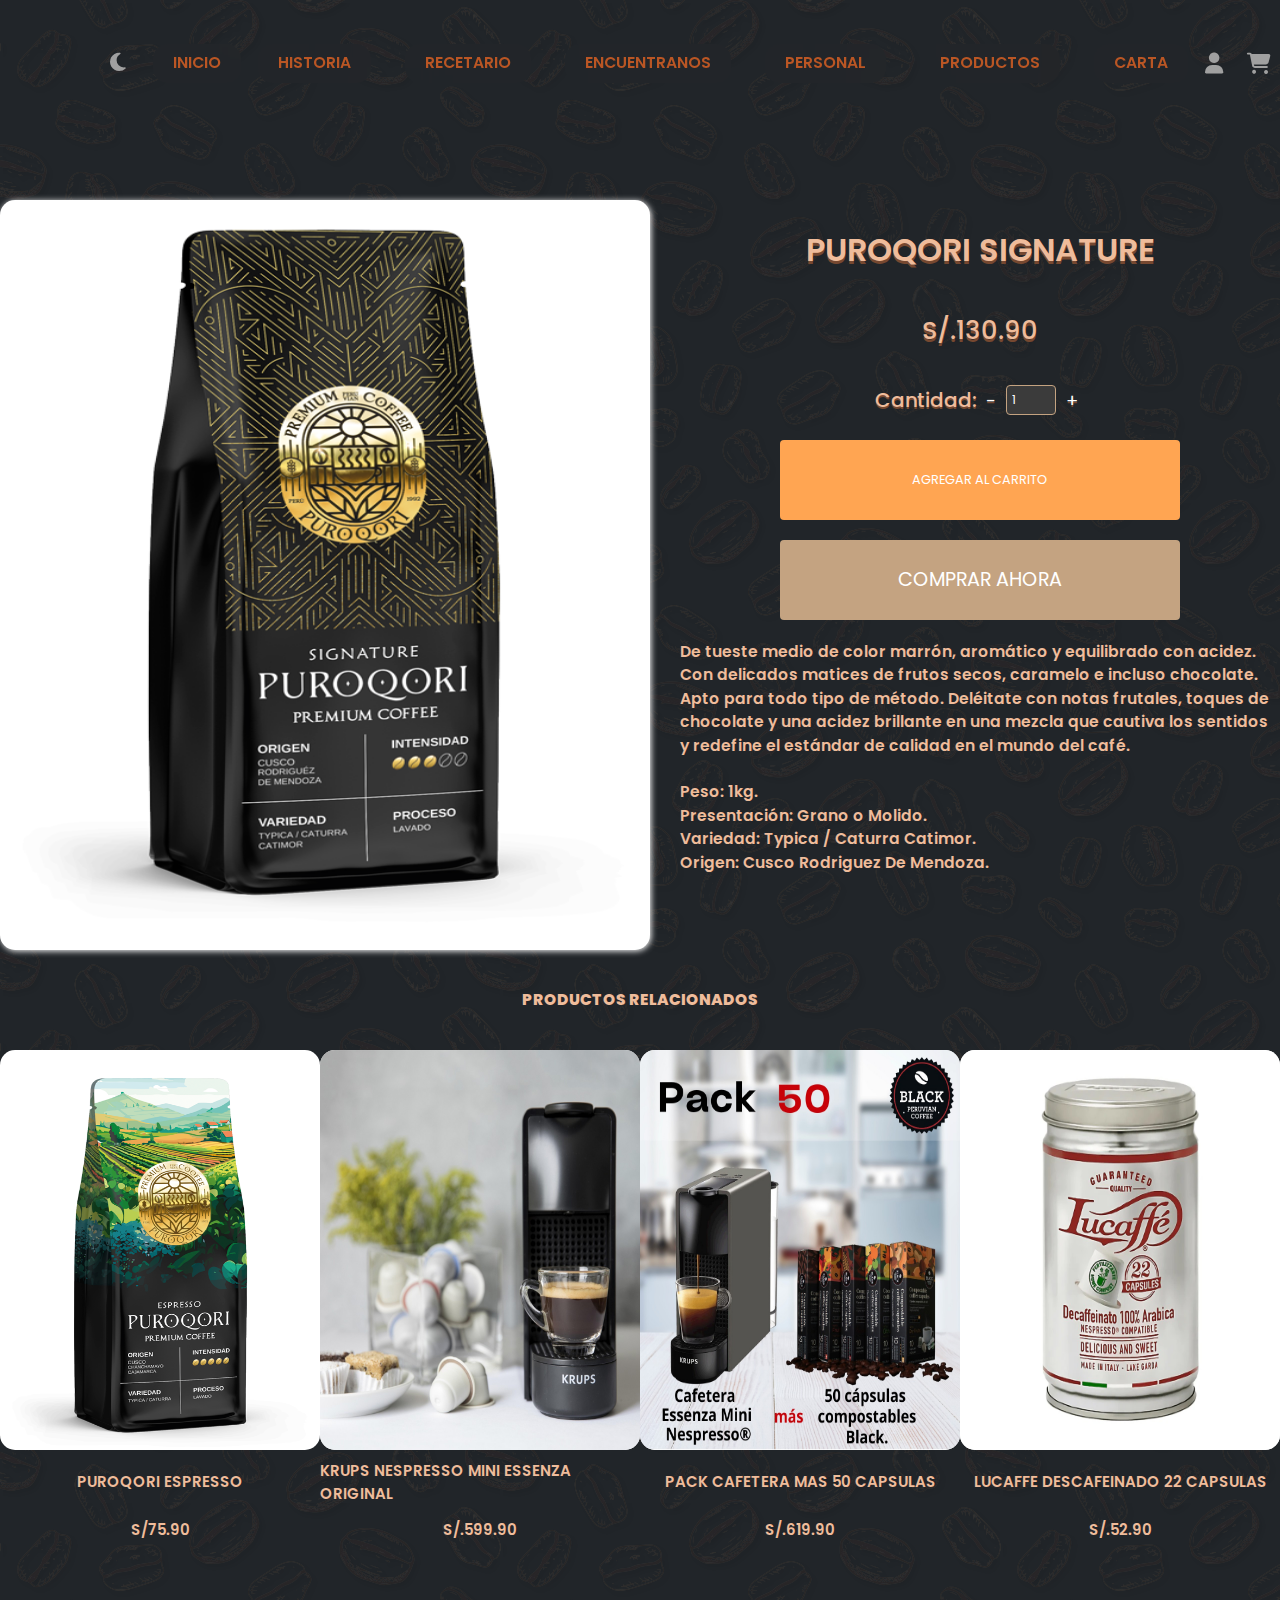
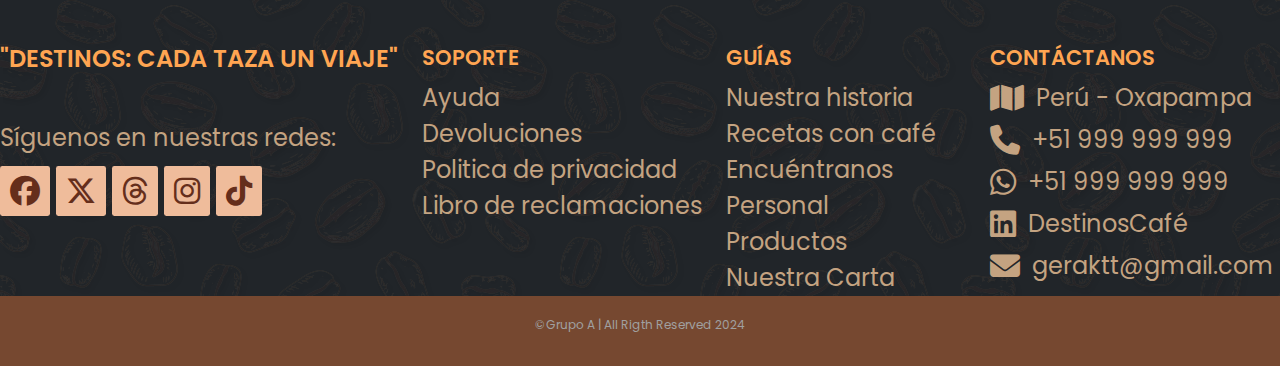
<file: prod2.html>
<!DOCTYPE html>
<html lang="en">

<head>
    <meta charset="UTF-8">
    <meta name="viewport" content="width=device-width, initial-scale=1.0">
    <title>PUROQORI SIGNATURE</title>
    <link href="https://cdn.jsdelivr.net/npm/bootstrap@5.3.3/dist/css/bootstrap.min.css" rel="stylesheet">
    <link rel="stylesheet" href="prod2.css">
    <script src="https://cdn.jsdelivr.net/npm/bootstrap@5.3.3/dist/js/bootstrap.bundle.min.js"></script>
    <link rel="stylesheet" href="https://cdnjs.cloudflare.com/ajax/libs/font-awesome/6.5.2/css/all.min.css" />
    <link rel="icon" type="image/png" href="img/logo.png" />

</head>

<body data-bs-theme="dark">
    <!--Navar-->
    <header>
        <!-- ligthdarkmode -->
        <button onclick="cambiarTema()" class="btn rounded-fill"><i id="di-icon" class="fa-solid fa-moon"></i></button>
        <a href="#" class="logo">
            <img src="img/logo.png" alt="">
        </a>
        <!-- Links -->
        <nav class="navbar">
            <input type="checkbox" id="sidebar-active">
            <label for="sidebar-active" class="close-sidebar-button">
                <svg xmlns="http://www.w3.org/2000/svg" height="32" viewBox="0 -960 960 960" width="32" fill="#5f6368">
                    <path d="M120-240v-80h720v80H120Zm0-200v-80h720v80H120Zm0-200v-80h720v80H120Z" />
                </svg>
            </label>

            <div class="links-container">
                <label for="sidebar-active" class="close-sidebar-button">
                    <svg xmlns="http://www.w3.org/2000/svg" height="32" viewBox="0 -960 960 960" width="32"
                        fill="#5f6368">
                        <path
                            d="m256-200-56-56 224-224-224-224 56-56 224 224 224-224 56 56-224 224 224 224-56 56-224-224-224 224Z" />
                    </svg>
                </label>

                <a class="home-link" href="index.html">INICIO</a>
                <a href="historia.html">HISTORIA</a>
                <a href="recetas.html">RECETARIO</a>
                <a href="encuentranos.html">ENCUENTRANOS</a>
                <a href="personal.html">PERSONAL</a>
                <a href="productos.html">PRODUCTOS</a>
                <a href="carta.html">CARTA</a>
            </div>
        </nav>
        <!-- Icon -->
        <div class="header-icon">
            <a href="login.html"><i class="fa-solid fa-user"></i></a>
            <i class="fa-solid fa-cart-shopping">
                <div class="cart-shopping">
                    <ul class="nav-car">
                        <li>IMAGEN</li>
                        <li>NOMBRE</li>
                        <li>PRECIO</li>
                        <li>CANTIDAD</li>
                    </ul>
                    <button>VACIAR CARRITO</button>
                </div>
            </i>
            <i class="fa-solid fa-magnifying-glass" id="search-icon"></i>
        </div>
        <!-- Search box -->
        <div class="search-box">
            <input type="search" name="" id="" placeholder="Buscar aquí...">
        </div>
    </header>
    <section class="product">
        <div class="product-box">
            <div class="box-area">
                <div class="box">
                    <img src="img/prod2.png" alt="" width="650px" height="750">
                </div>
                <div class="info">
                    <h2>PUROQORI SIGNATURE</h2>
                    <span class="prec">S/.130.90</span>
                    <form>
                        <label for="cantidad">Cantidad:</label>
                        <div class="flechas">
                            <span class="flecha" onclick="restarCantidad()">-</span>
                            <input type="number" id="cantidad" name="cantidad" min="1" value="1">
                            <span class="flecha" onclick="sumarCantidad()">+</span>
                        </div>
                    </form>
                    <button class="add" type="submit">AGREGAR AL CARRITO</button>
                    <button class="now" type="submit">COMPRAR AHORA</button>
                    <script>
                        function restarCantidad() {
                            const inputCantidad = document.getElementById('cantidad');
                            if (inputCantidad.value > 1) {
                                inputCantidad.value = parseInt(inputCantidad.value) - 1;
                            }
                        }

                        function sumarCantidad() {
                            const inputCantidad = document.getElementById('cantidad');
                            inputCantidad.value = parseInt(inputCantidad.value) + 1;
                        }
                    </script>
                    <div class="desc">
                        De tueste medio de color marrón, aromático y equilibrado con acidez. Con delicados matices de
                        frutos secos, caramelo e incluso chocolate. Apto para todo tipo de método.
                        Deléitate con notas frutales, toques de chocolate y una acidez brillante en una mezcla que
                        cautiva los sentidos y redefine el estándar de calidad en el mundo del café.
                        <br><br>
                        Peso: 1kg.<br>
                        Presentación: Grano o Molido.<br>
                        Variedad: Typica / Caturra Catimor.<br>
                        Origen: Cusco Rodriguez De Mendoza.<br>
                    </div>
                </div>
            </div>
        </div>
        <div class="prod-rel">
            <div class="relac">
                PRODUCTOS RELACIONADOS
            </div>
            <div class="rel-area">
                <div class="prod">
                    <a href="compra.html" target="_blank">
                        <img src="img/prod1.png" width="320px" height="400px" />
                    </a>
                </div>
                <div class="nom">PUROQORI ESPRESSO</div>
                <div class="precio">S/75.90</div>
                <div class="prod">
                    <a href="prod3.html" target="_blank">
                        <img src="img/prod3.jpg" width="320px" height="400px" />
                    </a>
                </div>
                <div class="nom">KRUPS NESPRESSO MINI ESSENZA ORIGINAL</div>
                <div class="precio">S/.599.90</div>
                <div class="prod" target="_blank">
                    <a href="prod4.html">
                        <img src="img/prod4.jpg" width="320" height="400px" />
                    </a>
                </div>
                <div class="nom">PACK CAFETERA MAS 50 CAPSULAS</div>
                <div class="precio">S/.619.90</div>
                <div class="prod">
                    <a href="prod5.html" target="_blank">
                        <img src="img/prod5.jpg" width="320px" height="400px" />
                    </a>
                </div>
                <div class="nom">LUCAFFE DESCAFEINADO 22 CAPSULAS</div>
                <div class="precio">S/.52.90</div>
            </div>
        </div>
    </section>
    <!-- Footer -->
    <section class="footer">
        <div class="footer-box">
            <h2>"DESTINOS: CADA TAZA UN VIAJE"</h2>
            <br>
            <p>Síguenos en nuestras redes:</p>
            <div class="social">
                <a href="https://www.facebook.com/profile.php?id=100094215152673&mibextid=LQQJ4d"><i class="fa-brands fa-facebook"></i>
                <a href="https://www.facebook.com/profile.php?id=100094215152673&mibextid=LQQJ4d"><i class="fa-brands fa-x-twitter"></i></a>
                <a href="https://www.instagram.com/destino_cafe_oxapampa?igsh=bmx6dXFxbTR4dTIw"><i class="fa-brands fa-threads"></i></a>
                <a href="https://www.instagram.com/destino_cafe_oxapampa?igsh=bmx6dXFxbTR4dTIw"><i class="fa-brands fa-instagram"></i></a>
                <a href="https://www.tiktok.com/@destino.caf.oxapa?_t=8nnNgCsgWCE&_r=1"><i class="fa-brands fa-tiktok"></i></i></a>
            </div>
        </div>
        <div class="footer-box">
            <h3>SOPORTE</h3>
            <li><a href="#">Ayuda</a></li>
            <li><a href="#">Devoluciones</a></li>
            <li><a href="#">Politica de privacidad</a></li>
            <li><a href="#">Libro de reclamaciones</a></li>
        </div>
        <div class="footer-box">
            <h3>GUÍAS</h3>
            <li><a href="#about">Nuestra historia</a></li>
            <li><a href="recetas.html">Recetas con café</a></li>
            <li><a href="encuentranos.html">Encuéntranos</a></li>
            <li><a href="personal.html">Personal</a></li>
            <li><a href="productos.html">Productos</a></li>
            <li><a href="carta.html">Nuestra Carta</a></li>
        </div>
        <div class="footer-box">
            <h3>CONTÁCTANOS</h3>
            <div class="contact">
                <span><i class="fa-solid fa-map"></i>Perú - Oxapampa</span>
                <span><i class="fa-solid fa-phone"></i>+51 999 999 999</span>
                <span><i class="fa-brands fa-whatsapp"></i>+51 999 999 999</span>
                <span><i class="fa-brands fa-linkedin"></i>DestinosCafé</span>
                <span><i class="fa-solid fa-envelope"></i>geraktt@gmail.com</a></span>
            </div>
        </div>
    </section>
    <!-- Copyright -->
    <div class="copyright">
        <p>&#169;Grupo A | All Rigth Reserved 2024 </p>
    </div>
    <script src="script.js"></script>
</body>
</file>
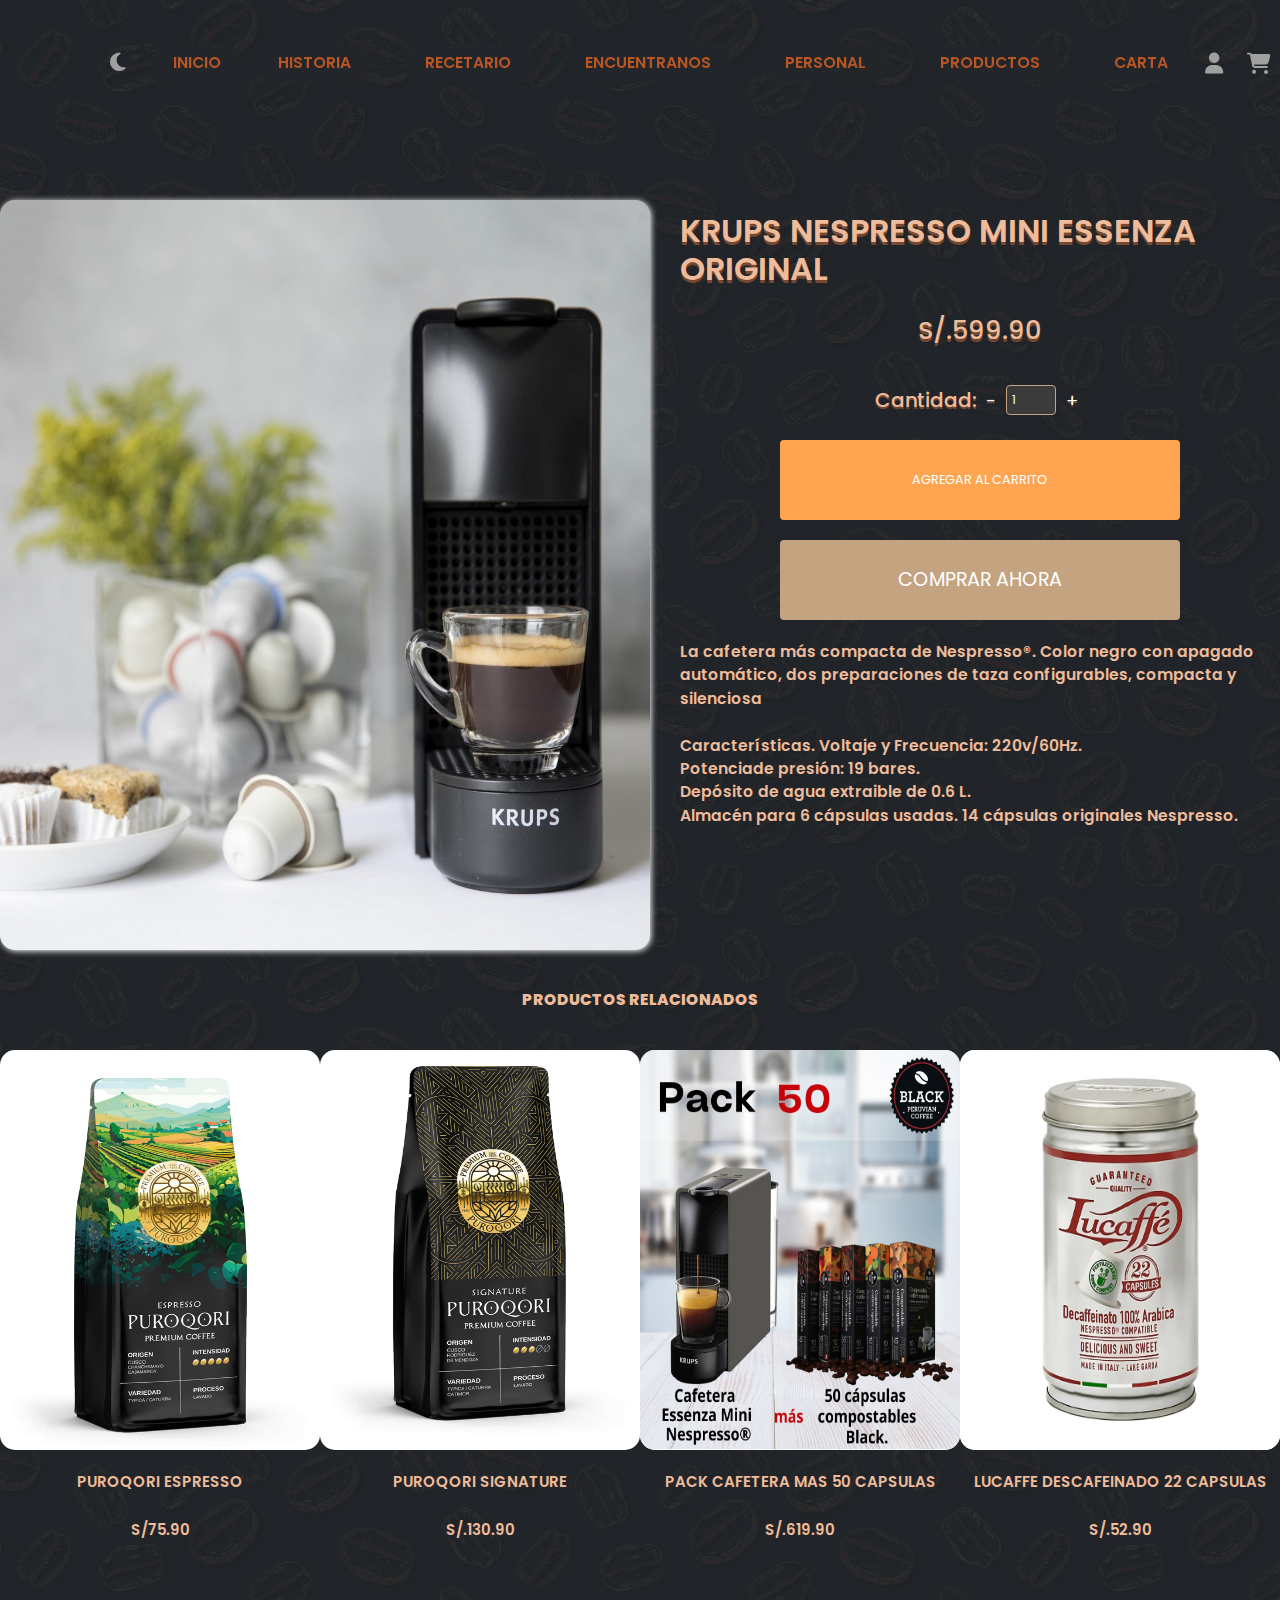
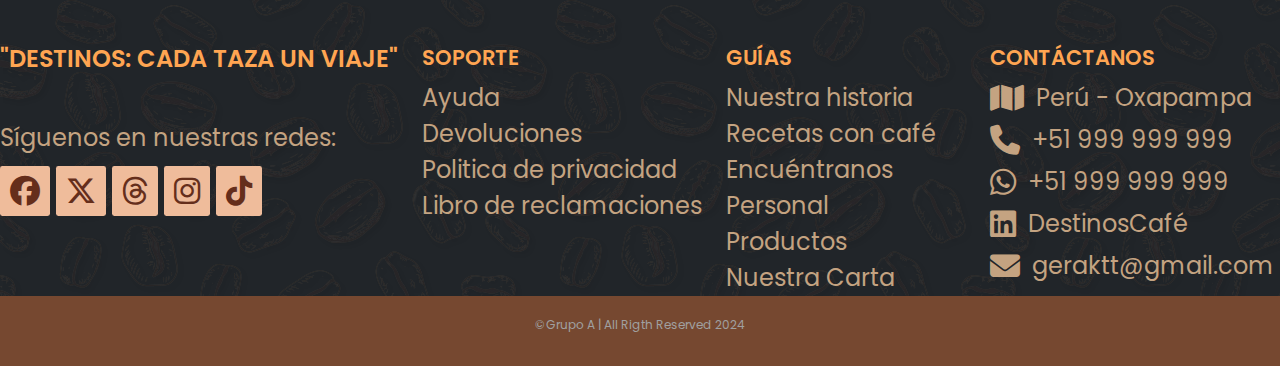
<file: prod3.html>
<!DOCTYPE html>
<html lang="en">

<head>
    <meta charset="UTF-8">
    <meta name="viewport" content="width=device-width, initial-scale=1.0">
    <title>KRUPS NESPRESSO MINI ESSENZA ORIGINAL</title>
    <link href="https://cdn.jsdelivr.net/npm/bootstrap@5.3.3/dist/css/bootstrap.min.css" rel="stylesheet">
    <link rel="stylesheet" href="prod3.css">
    <script src="https://cdn.jsdelivr.net/npm/bootstrap@5.3.3/dist/js/bootstrap.bundle.min.js"></script>
    <link rel="stylesheet" href="https://cdnjs.cloudflare.com/ajax/libs/font-awesome/6.5.2/css/all.min.css" />
    <link rel="icon" type="image/png" href="img/logo.png" />

</head>

<body data-bs-theme="dark">
    <!--Navar-->
    <header>
        <!-- ligthdarkmode -->
        <button onclick="cambiarTema()" class="btn rounded-fill"><i id="di-icon" class="fa-solid fa-moon"></i></button>
        <a href="#" class="logo">
            <img src="img/logo.png" alt="">
        </a>
        <!-- Links -->
        <nav class="navbar">
            <input type="checkbox" id="sidebar-active">
            <label for="sidebar-active" class="close-sidebar-button">
                <svg xmlns="http://www.w3.org/2000/svg" height="32" viewBox="0 -960 960 960" width="32" fill="#5f6368">
                    <path d="M120-240v-80h720v80H120Zm0-200v-80h720v80H120Zm0-200v-80h720v80H120Z" />
                </svg>
            </label>

            <div class="links-container">
                <label for="sidebar-active" class="close-sidebar-button">
                    <svg xmlns="http://www.w3.org/2000/svg" height="32" viewBox="0 -960 960 960" width="32"
                        fill="#5f6368">
                        <path
                            d="m256-200-56-56 224-224-224-224 56-56 224 224 224-224 56 56-224 224 224 224-56 56-224-224-224 224Z" />
                    </svg>
                </label>

                <a class="home-link" href="index.html">INICIO</a>
                <a href="historia.html">HISTORIA</a>
                <a href="recetas.html">RECETARIO</a>
                <a href="encuentranos.html">ENCUENTRANOS</a>
                <a href="personal.html">PERSONAL</a>
                <a href="productos.html">PRODUCTOS</a>
                <a href="carta.html">CARTA</a>
            </div>
        </nav>
        <!-- Icon -->
        <div class="header-icon">
            <a href="login.html"><i class="fa-solid fa-user"></i></a>
            <i class="fa-solid fa-cart-shopping">
                <div class="cart-shopping">
                    <ul class="nav-car">
                        <li>IMAGEN</li>
                        <li>NOMBRE</li>
                        <li>PRECIO</li>
                        <li>CANTIDAD</li>
                    </ul>
                    <button>VACIAR CARRITO</button>
                </div>
            </i>
            <i class="fa-solid fa-magnifying-glass" id="search-icon"></i>
        </div>
        <!-- Search box -->
        <div class="search-box">
            <input type="search" name="" id="" placeholder="Buscar aquí...">
        </div>
    </header>
    <section class="product">
        <div class="product-box">
            <div class="box-area">
                <div class="box">
                    <img src="img/prod3.jpg" alt="" width="650px" height="750">
                </div>
                <div class="info">
                    <h2>KRUPS NESPRESSO MINI ESSENZA ORIGINAL</h2>
                    <span class="prec">S/.599.90</span>
                    <form>
                        <label for="cantidad">Cantidad:</label>
                        <div class="flechas">
                            <span class="flecha" onclick="restarCantidad()">-</span>
                            <input type="number" id="cantidad" name="cantidad" min="1" value="1">
                            <span class="flecha" onclick="sumarCantidad()">+</span>
                        </div>
                    </form>
                    <button class="add" type="submit">AGREGAR AL CARRITO</button>
                    <button class="now" type="submit">COMPRAR AHORA</button>
                    <script>
                        function restarCantidad() {
                            const inputCantidad = document.getElementById('cantidad');
                            if (inputCantidad.value > 1) {
                                inputCantidad.value = parseInt(inputCantidad.value) - 1;
                            }
                        }

                        function sumarCantidad() {
                            const inputCantidad = document.getElementById('cantidad');
                            inputCantidad.value = parseInt(inputCantidad.value) + 1;
                        }
                    </script>
                    <div class="desc">
                        La cafetera más compacta de Nespresso®. Color negro con apagado automático, dos preparaciones de
                        taza configurables, compacta y silenciosa
                        <br><br>
                        Características.

                        Voltaje y Frecuencia: 220v/60Hz.<br>
                        Potenciade presión: 19 bares.<br>
                        Depósito de agua extraible de 0.6 L.<br>
                        Almacén para 6 cápsulas usadas.

                        14 cápsulas originales Nespresso.
                    </div>
                </div>
            </div>
        </div>
        <div class="prod-rel">
            <div class="relac">
                PRODUCTOS RELACIONADOS
            </div>
            <div class="rel-area">
                <div class="prod">
                    <a href="compra.html" target="_blank">
                        <img src="img/prod1.png" width="320px" height="400px" />
                    </a>
                </div>
                <div class="nom">PUROQORI ESPRESSO</div>
                <div class="precio">S/75.90</div>
                <div class="prod">
                    <a href="prod2.html">
                        <img src="img/prod2.png" width="320px" height="400px" />
                    </a>
                </div>
                <div class="nom">PUROQORI SIGNATURE</div>
                <div class="precio">S/.130.90</div>
                <div class="prod">
                    <a href="prod4.html" target="_blank">
                        <img src="img/prod4.jpg" width="320" height="400px" />
                    </a>
                </div>
                <div class="nom">PACK CAFETERA MAS 50 CAPSULAS</div>
                <div class="precio">S/.619.90</div>
                <div class="prod">
                    <a href="prod5.html" target="_blank">
                        <img src="img/prod5.jpg" width="320px" height="400px" />
                    </a>
                </div>
                <div class="nom">LUCAFFE DESCAFEINADO 22 CAPSULAS</div>
                <div class="precio">S/.52.90</div>
            </div>
        </div>
    </section>
    <!-- Footer -->
    <section class="footer">
        <div class="footer-box">
            <h2>"DESTINOS: CADA TAZA UN VIAJE"</h2>
            <br>
            <p>Síguenos en nuestras redes:</p>
            <div class="social">
                <a href="https://www.facebook.com/profile.php?id=100094215152673&mibextid=LQQJ4d"><i class="fa-brands fa-facebook"></i>
                <a href="https://www.facebook.com/profile.php?id=100094215152673&mibextid=LQQJ4d"><i class="fa-brands fa-x-twitter"></i></a>
                <a href="https://www.instagram.com/destino_cafe_oxapampa?igsh=bmx6dXFxbTR4dTIw"><i class="fa-brands fa-threads"></i></a>
                <a href="https://www.instagram.com/destino_cafe_oxapampa?igsh=bmx6dXFxbTR4dTIw"><i class="fa-brands fa-instagram"></i></a>
                <a href="https://www.tiktok.com/@destino.caf.oxapa?_t=8nnNgCsgWCE&_r=1"><i class="fa-brands fa-tiktok"></i></i></a>
            </div>
        </div>
        <div class="footer-box">
            <h3>SOPORTE</h3>
            <li><a href="#">Ayuda</a></li>
            <li><a href="#">Devoluciones</a></li>
            <li><a href="#">Politica de privacidad</a></li>
            <li><a href="#">Libro de reclamaciones</a></li>
        </div>
        <div class="footer-box">
            <h3>GUÍAS</h3>
            <li><a href="#about">Nuestra historia</a></li>
            <li><a href="recetas.html">Recetas con café</a></li>
            <li><a href="encuentranos.html">Encuéntranos</a></li>
            <li><a href="personal.html">Personal</a></li>
            <li><a href="productos.html">Productos</a></li>
            <li><a href="carta.html">Nuestra Carta</a></li>
        </div>
        <div class="footer-box">
            <h3>CONTÁCTANOS</h3>
            <div class="contact">
                <span><i class="fa-solid fa-map"></i>Perú - Oxapampa</span>
                <span><i class="fa-solid fa-phone"></i>+51 999 999 999</span>
                <span><i class="fa-brands fa-whatsapp"></i>+51 999 999 999</span>
                <span><i class="fa-brands fa-linkedin"></i>DestinosCafé</span>
                <span><i class="fa-solid fa-envelope"></i>geraktt@gmail.com</a></span>
            </div>
        </div>
    </section>
    <!-- Copyright -->
    <div class="copyright">
        <p>&#169;Grupo A | All Rigth Reserved 2024 </p>
    </div>
    <script src="script.js"></script>
</body>
</file>
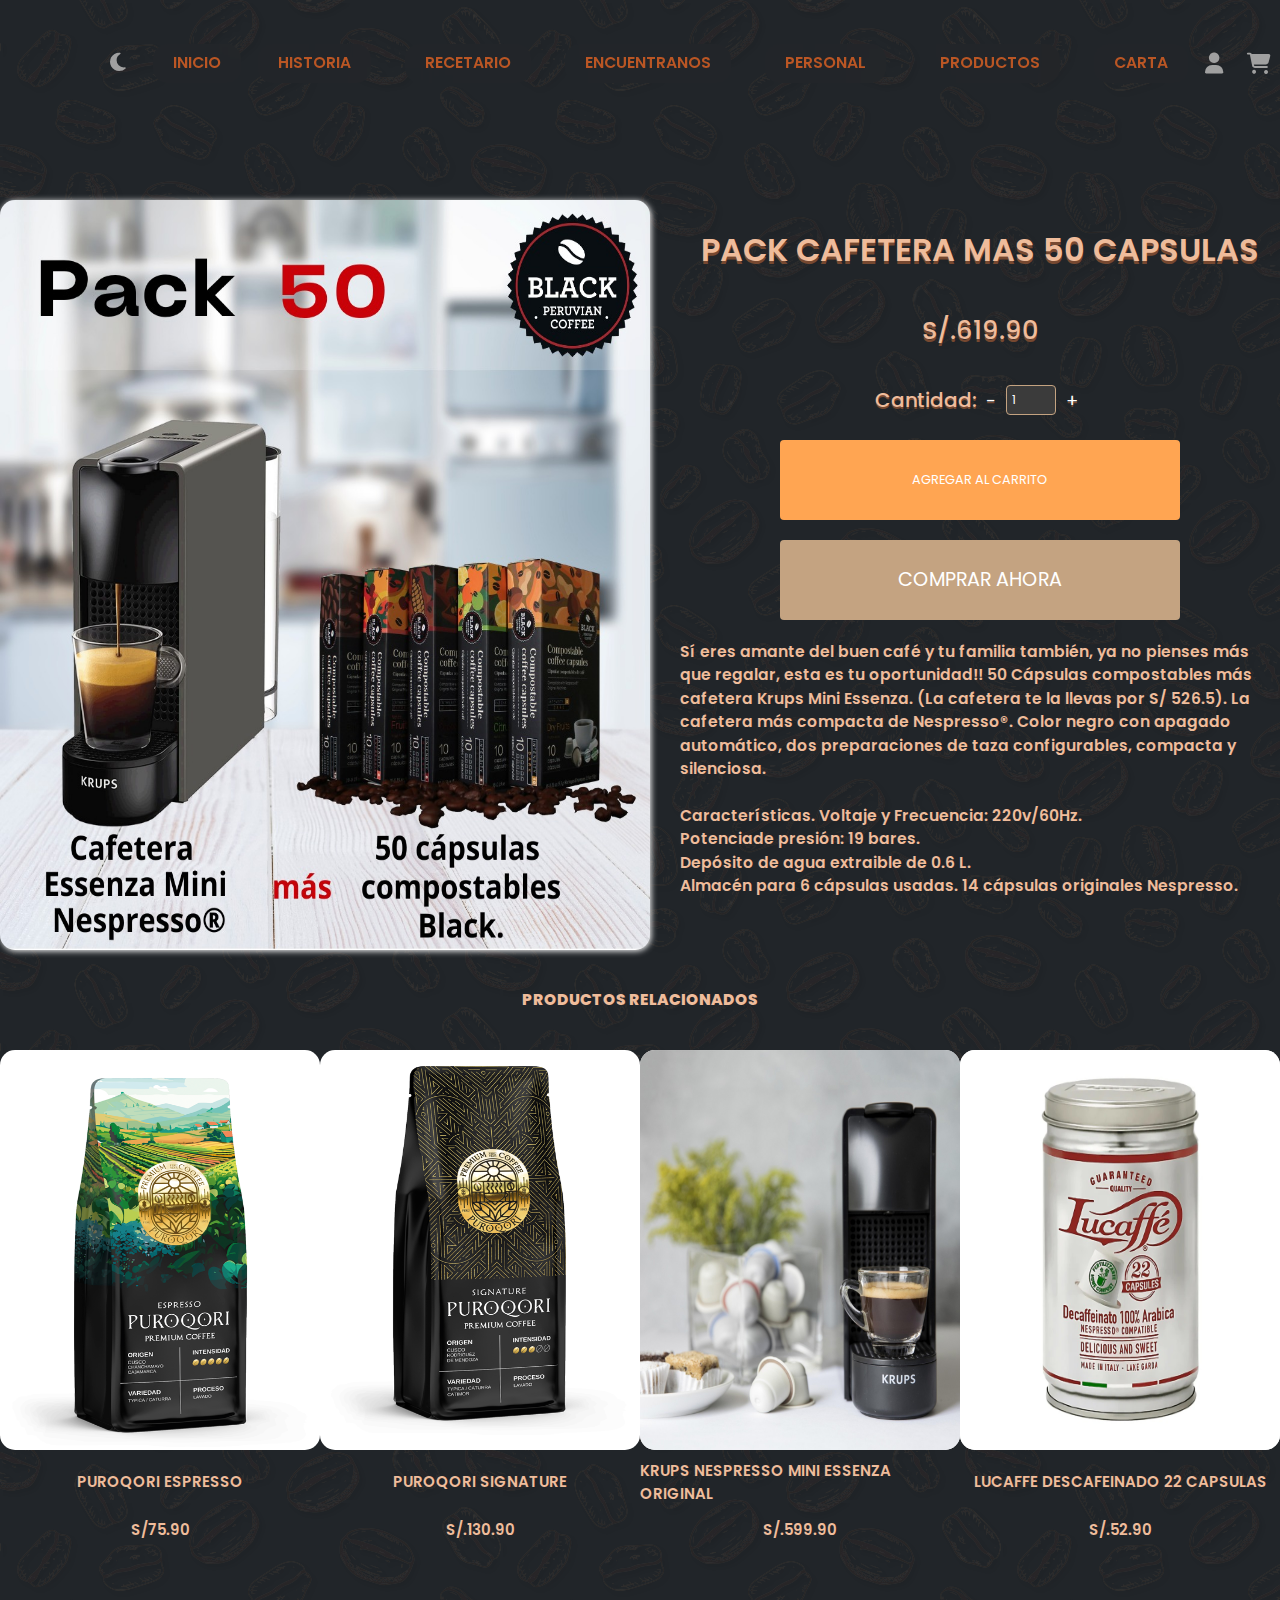
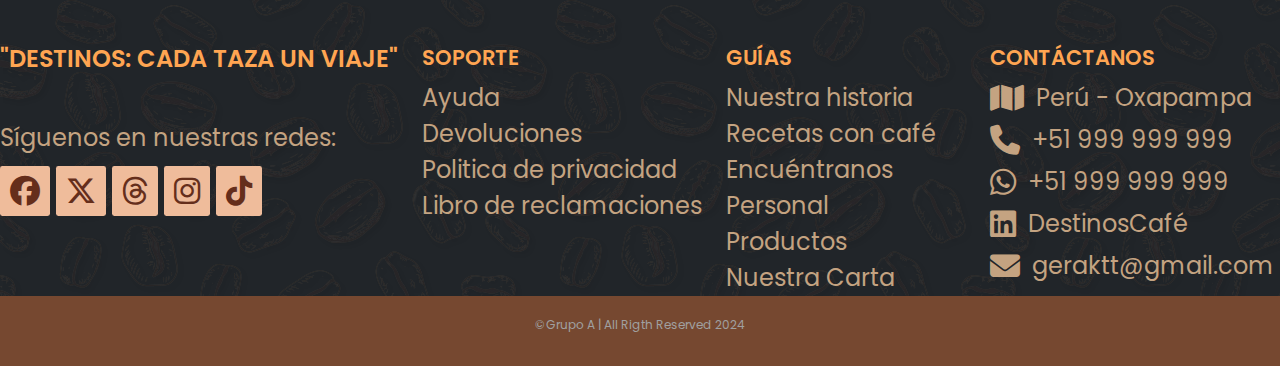
<file: prod4.html>
<!DOCTYPE html>
<html lang="en">

<head>
    <meta charset="UTF-8">
    <meta name="viewport" content="width=device-width, initial-scale=1.0">
    <title>PACK CAFETERA MAS 50 CAPSULAS</title>
    <link href="https://cdn.jsdelivr.net/npm/bootstrap@5.3.3/dist/css/bootstrap.min.css" rel="stylesheet">
    <link rel="stylesheet" href="prod4.css">
    <script src="https://cdn.jsdelivr.net/npm/bootstrap@5.3.3/dist/js/bootstrap.bundle.min.js"></script>
    <link rel="stylesheet" href="https://cdnjs.cloudflare.com/ajax/libs/font-awesome/6.5.2/css/all.min.css" />
    <link rel="icon" type="image/png" href="img/logo.png" />

</head>

<body data-bs-theme="dark">
    <!--Navar-->
    <header>
        <!-- ligthdarkmode -->
        <button onclick="cambiarTema()" class="btn rounded-fill"><i id="di-icon" class="fa-solid fa-moon"></i></button>
        <a href="#" class="logo">
            <img src="img/logo.png" alt="">
        </a>
        <!-- Links -->
        <nav class="navbar">
            <input type="checkbox" id="sidebar-active">
            <label for="sidebar-active" class="close-sidebar-button">
                <svg xmlns="http://www.w3.org/2000/svg" height="32" viewBox="0 -960 960 960" width="32" fill="#5f6368">
                    <path d="M120-240v-80h720v80H120Zm0-200v-80h720v80H120Zm0-200v-80h720v80H120Z" />
                </svg>
            </label>

            <div class="links-container">
                <label for="sidebar-active" class="close-sidebar-button">
                    <svg xmlns="http://www.w3.org/2000/svg" height="32" viewBox="0 -960 960 960" width="32"
                        fill="#5f6368">
                        <path
                            d="m256-200-56-56 224-224-224-224 56-56 224 224 224-224 56 56-224 224 224 224-56 56-224-224-224 224Z" />
                    </svg>
                </label>

                <a class="home-link" href="index.html">INICIO</a>
                <a href="historia.html">HISTORIA</a>
                <a href="recetas.html">RECETARIO</a>
                <a href="encuentranos.html">ENCUENTRANOS</a>
                <a href="personal.html">PERSONAL</a>
                <a href="productos.html">PRODUCTOS</a>
                <a href="carta.html">CARTA</a>
            </div>
        </nav>
        <!-- Icon -->
        <div class="header-icon">
            <a href="login.html"><i class="fa-solid fa-user"></i></a>
            <i class="fa-solid fa-cart-shopping">
                <div class="cart-shopping">
                    <ul class="nav-car">
                        <li>IMAGEN</li>
                        <li>NOMBRE</li>
                        <li>PRECIO</li>
                        <li>CANTIDAD</li>
                    </ul>
                    <button>VACIAR CARRITO</button>
                </div>
            </i>
            <i class="fa-solid fa-magnifying-glass" id="search-icon"></i>
        </div>
        <!-- Search box -->
        <div class="search-box">
            <input type="search" name="" id="" placeholder="Buscar aquí...">
        </div>
    </header>
    <section class="product">
        <div class="product-box">
            <div class="box-area">
                <div class="box">
                    <img src="img/prod4.jpg" alt="" width="650px" height="750">
                </div>
                <div class="info">
                    <h2>PACK CAFETERA MAS 50 CAPSULAS</h2>
                    <span class="prec">S/.619.90</span>
                    <form>
                        <label for="cantidad">Cantidad:</label>
                        <div class="flechas">
                            <span class="flecha" onclick="restarCantidad()">-</span>
                            <input type="number" id="cantidad" name="cantidad" min="1" value="1">
                            <span class="flecha" onclick="sumarCantidad()">+</span>
                        </div>
                    </form>
                    <button class="add" type="submit">AGREGAR AL CARRITO</button>
                    <button class="now" type="submit">COMPRAR AHORA</button>
                    <script>
                        function restarCantidad() {
                            const inputCantidad = document.getElementById('cantidad');
                            if (inputCantidad.value > 1) {
                                inputCantidad.value = parseInt(inputCantidad.value) - 1;
                            }
                        }

                        function sumarCantidad() {
                            const inputCantidad = document.getElementById('cantidad');
                            inputCantidad.value = parseInt(inputCantidad.value) + 1;
                        }
                    </script>
                    <div class="desc">
                        Sí eres amante del buen café y tu familia también, ya no pienses más que regalar, esta es tu
                        oportunidad!!
                        50 Cápsulas compostables más cafetera Krups Mini Essenza. (La cafetera te la llevas por S/
                        526.5). La cafetera más compacta de Nespresso®. Color negro con apagado automático, dos
                        preparaciones de taza configurables, compacta y silenciosa.
                        <br><br>
                        Características.

                        Voltaje y Frecuencia: 220v/60Hz.<br>
                        Potenciade presión: 19 bares.<br>
                        Depósito de agua extraible de 0.6 L.<br>
                        Almacén para 6 cápsulas usadas.

                        14 cápsulas originales Nespresso.
                    </div>
                </div>
            </div>
        </div>
        <div class="prod-rel">
            <div class="relac">
                PRODUCTOS RELACIONADOS
            </div>
            <div class="rel-area">
                <div class="prod">
                    <a href="compra.html" target="_blank">
                        <img src="img/prod1.png" width="320px" height="400px" />
                    </a>
                </div>
                <div class="nom">PUROQORI ESPRESSO</div>
                <div class="precio">S/75.90</div>
                <div class="prod">
                    <a href="prod2.html" target="_blank">
                        <img src="img/prod2.png" width="320px" height="400px" />
                    </a>
                </div>
                <div class="nom">PUROQORI SIGNATURE</div>
                <div class="precio">S/.130.90</div>
                <div class="prod">
                    <a href="prod3.html" target="_blank">
                        <img src="img/prod3.jpg" width="320" height="400px" />
                    </a>
                </div>
                <div class="nom">KRUPS NESPRESSO MINI ESSENZA ORIGINAL</div>
                <div class="precio">S/.599.90</div>
                <div class="prod">
                    <a href="prod5.html" target="_blank">
                        <img src="img/prod5.jpg" width="320px" height="400px" />
                    </a>
                </div>
                <div class="nom">LUCAFFE DESCAFEINADO 22 CAPSULAS</div>
                <div class="precio">S/.52.90</div>
            </div>
        </div>
    </section>
    <!-- Footer -->
    <section class="footer">
        <div class="footer-box">
            <h2>"DESTINOS: CADA TAZA UN VIAJE"</h2>
            <br>
            <p>Síguenos en nuestras redes:</p>
            <div class="social">
                <a href="https://www.facebook.com/profile.php?id=100094215152673&mibextid=LQQJ4d"><i class="fa-brands fa-facebook"></i>
                <a href="https://www.facebook.com/profile.php?id=100094215152673&mibextid=LQQJ4d"><i class="fa-brands fa-x-twitter"></i></a>
                <a href="https://www.instagram.com/destino_cafe_oxapampa?igsh=bmx6dXFxbTR4dTIw"><i class="fa-brands fa-threads"></i></a>
                <a href="https://www.instagram.com/destino_cafe_oxapampa?igsh=bmx6dXFxbTR4dTIw"><i class="fa-brands fa-instagram"></i></a>
                <a href="https://www.tiktok.com/@destino.caf.oxapa?_t=8nnNgCsgWCE&_r=1"><i class="fa-brands fa-tiktok"></i></i></a>
            </div>
        </div>
        <div class="footer-box">
            <h3>SOPORTE</h3>
            <li><a href="#">Ayuda</a></li>
            <li><a href="#">Devoluciones</a></li>
            <li><a href="#">Politica de privacidad</a></li>
            <li><a href="#">Libro de reclamaciones</a></li>
        </div>
        <div class="footer-box">
            <h3>GUÍAS</h3>
            <li><a href="#about">Nuestra historia</a></li>
            <li><a href="recetas.html">Recetas con café</a></li>
            <li><a href="encuentranos.html">Encuéntranos</a></li>
            <li><a href="personal.html">Personal</a></li>
            <li><a href="productos.html">Productos</a></li>
            <li><a href="carta.html">Nuestra Carta</a></li>
        </div>
        <div class="footer-box">
            <h3>CONTÁCTANOS</h3>
            <div class="contact">
                <span><i class="fa-solid fa-map"></i>Perú - Oxapampa</span>
                <span><i class="fa-solid fa-phone"></i>+51 999 999 999</span>
                <span><i class="fa-brands fa-whatsapp"></i>+51 999 999 999</span>
                <span><i class="fa-brands fa-linkedin"></i>DestinosCafé</span>
                <span><i class="fa-solid fa-envelope"></i>geraktt@gmail.com</a></span>
            </div>
        </div>
    </section>
    <!-- Copyright -->
    <div class="copyright">
        <p>&#169;Grupo A | All Rigth Reserved 2024 </p>
    </div>
    <script src="script.js"></script>
</body>
</file>
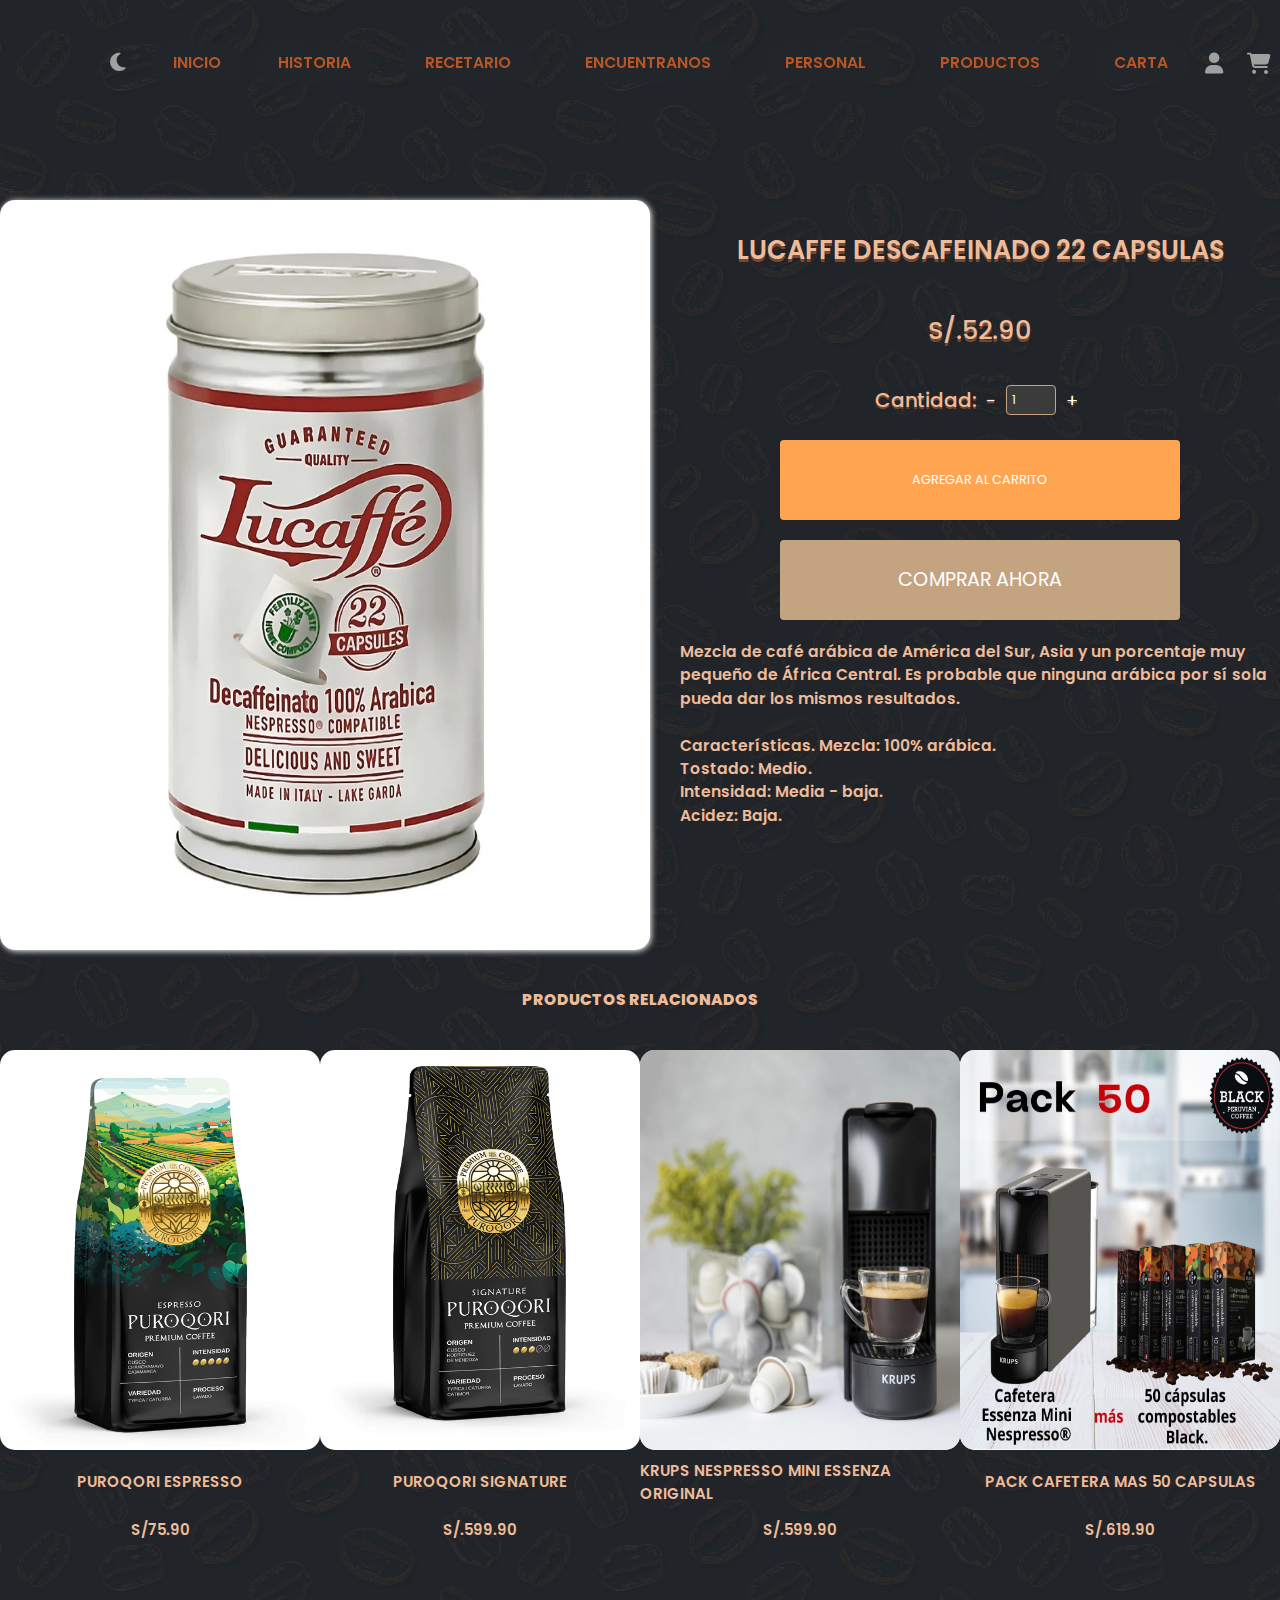
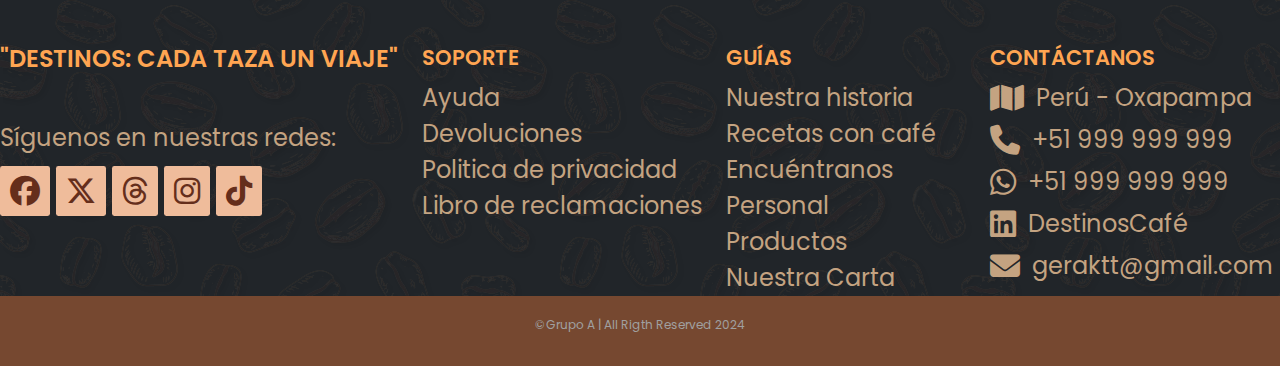
<file: prod5.html>
<!DOCTYPE html>
<html lang="en">

<head>
    <meta charset="UTF-8">
    <meta name="viewport" content="width=device-width, initial-scale=1.0">
    <title>KRUPS NESPRESSO MINI ESSENZA ORIGINAL</title>
    <link href="https://cdn.jsdelivr.net/npm/bootstrap@5.3.3/dist/css/bootstrap.min.css" rel="stylesheet">
    <link rel="stylesheet" href="prod5.css">
    <script src="https://cdn.jsdelivr.net/npm/bootstrap@5.3.3/dist/js/bootstrap.bundle.min.js"></script>
    <link rel="stylesheet" href="https://cdnjs.cloudflare.com/ajax/libs/font-awesome/6.5.2/css/all.min.css" />
    <link rel="icon" type="image/png" href="img/logo.png" />

</head>

<body data-bs-theme="dark">
    <!--Navar-->
    <header>
        <!-- ligthdarkmode -->
        <button onclick="cambiarTema()" class="btn rounded-fill"><i id="di-icon" class="fa-solid fa-moon"></i></button>
        <a href="#" class="logo">
            <img src="img/logo.png" alt="">
        </a>
        <!-- Links -->
        <nav class="navbar">
            <input type="checkbox" id="sidebar-active">
            <label for="sidebar-active" class="close-sidebar-button">
                <svg xmlns="http://www.w3.org/2000/svg" height="32" viewBox="0 -960 960 960" width="32" fill="#5f6368">
                    <path d="M120-240v-80h720v80H120Zm0-200v-80h720v80H120Zm0-200v-80h720v80H120Z" />
                </svg>
            </label>

            <div class="links-container">
                <label for="sidebar-active" class="close-sidebar-button">
                    <svg xmlns="http://www.w3.org/2000/svg" height="32" viewBox="0 -960 960 960" width="32"
                        fill="#5f6368">
                        <path
                            d="m256-200-56-56 224-224-224-224 56-56 224 224 224-224 56 56-224 224 224 224-56 56-224-224-224 224Z" />
                    </svg>
                </label>

                <a class="home-link" href="index.html">INICIO</a>
                <a href="historia.html">HISTORIA</a>
                <a href="recetas.html">RECETARIO</a>
                <a href="encuentranos.html">ENCUENTRANOS</a>
                <a href="personal.html">PERSONAL</a>
                <a href="productos.html">PRODUCTOS</a>
                <a href="carta.html">CARTA</a>
            </div>
        </nav>
        <!-- Icon -->
        <div class="header-icon">
            <a href="login.html"><i class="fa-solid fa-user"></i></a>
            <i class="fa-solid fa-cart-shopping">
                <div class="cart-shopping">
                    <ul class="nav-car">
                        <li>IMAGEN</li>
                        <li>NOMBRE</li>
                        <li>PRECIO</li>
                        <li>CANTIDAD</li>
                    </ul>
                    <button>VACIAR CARRITO</button>
                </div>
            </i>
            <i class="fa-solid fa-magnifying-glass" id="search-icon"></i>
        </div>
        <!-- Search box -->
        <div class="search-box">
            <input type="search" name="" id="" placeholder="Buscar aquí...">
        </div>
    </header>
    <section class="product">
        <div class="product-box">
            <div class="box-area">
                <div class="box">
                    <img src="img/prod5.jpg" alt="" width="650px" height="750">
                </div>
                <div class="info">
                    <h2>LUCAFFE DESCAFEINADO 22 CAPSULAS</h2>
                    <span class="prec">S/.52.90</span>
                    <form>
                        <label for="cantidad">Cantidad:</label>
                        <div class="flechas">
                            <span class="flecha" onclick="restarCantidad()">-</span>
                            <input type="number" id="cantidad" name="cantidad" min="1" value="1">
                            <span class="flecha" onclick="sumarCantidad()">+</span>
                        </div>
                    </form>
                    <button class="add" type="submit">AGREGAR AL CARRITO</button>
                    <button class="now" type="submit">COMPRAR AHORA</button>
                    <script>
                        function restarCantidad() {
                            const inputCantidad = document.getElementById('cantidad');
                            if (inputCantidad.value > 1) {
                                inputCantidad.value = parseInt(inputCantidad.value) - 1;
                            }
                        }

                        function sumarCantidad() {
                            const inputCantidad = document.getElementById('cantidad');
                            inputCantidad.value = parseInt(inputCantidad.value) + 1;
                        }
                    </script>
                    <div class="desc">
                        Mezcla de café arábica de América del Sur, Asia y un porcentaje muy pequeño
                        de África Central. Es probable que ninguna arábica por sí sola pueda dar los
                        mismos resultados.
                        <br><br>
                        Características.

                        Mezcla: 100% arábica.<br>
                        Tostado: Medio.<br>
                        Intensidad: Media - baja.<br>
                        Acidez: Baja.
                    </div>
                </div>
            </div>
        </div>
        <div class="prod-rel">
            <div class="relac">
                PRODUCTOS RELACIONADOS
            </div>
            <div class="rel-area">
                <div class="prod">
                    <a href="compra.html" target="_blank">
                        <img src="img/prod1.png" width="320px" height="400px" />
                    </a>
                </div>
                <div class="nom">PUROQORI ESPRESSO</div>
                <div class="precio">S/75.90</div>
                <div class="prod">
                    <a href="prod2.html">
                        <img src="img/prod2.png" width="320px" height="400px" />
                    </a>
                </div>
                <div class="nom">PUROQORI SIGNATURE</div>
                <div class="precio">S/.599.90</div>
                <div class="prod">
                    <a href="prod3.html" target="_blank">
                        <img src="img/prod3.jpg" width="320" height="400px" />
                    </a>
                </div>
                <div class="nom">KRUPS NESPRESSO MINI ESSENZA ORIGINAL</div>
                <div class="precio">S/.599.90</div>
                <div class="prod">
                    <a href="prod4.html" target="_blank">
                        <img src="img/prod4.jpg" width="320px" height="400px" />
                    </a>
                </div>
                <div class="nom">PACK CAFETERA MAS 50 CAPSULAS</div>
                <div class="precio">S/.619.90</div>
            </div>
        </div>
    </section>
    <!-- Footer -->
    <section class="footer">
        <div class="footer-box">
            <h2>"DESTINOS: CADA TAZA UN VIAJE"</h2>
            <br>
            <p>Síguenos en nuestras redes:</p>
            <div class="social">
                <a href="https://www.facebook.com/profile.php?id=100094215152673&mibextid=LQQJ4d"><i class="fa-brands fa-facebook"></i>
                <a href="https://www.facebook.com/profile.php?id=100094215152673&mibextid=LQQJ4d"><i class="fa-brands fa-x-twitter"></i></a>
                <a href="https://www.instagram.com/destino_cafe_oxapampa?igsh=bmx6dXFxbTR4dTIw"><i class="fa-brands fa-threads"></i></a>
                <a href="https://www.instagram.com/destino_cafe_oxapampa?igsh=bmx6dXFxbTR4dTIw"><i class="fa-brands fa-instagram"></i></a>
                <a href="https://www.tiktok.com/@destino.caf.oxapa?_t=8nnNgCsgWCE&_r=1"><i class="fa-brands fa-tiktok"></i></i></a>
            </div>
        </div>
        <div class="footer-box">
            <h3>SOPORTE</h3>
            <li><a href="#">Ayuda</a></li>
            <li><a href="#">Devoluciones</a></li>
            <li><a href="#">Politica de privacidad</a></li>
            <li><a href="#">Libro de reclamaciones</a></li>
        </div>
        <div class="footer-box">
            <h3>GUÍAS</h3>
            <li><a href="#about">Nuestra historia</a></li>
            <li><a href="recetas.html">Recetas con café</a></li>
            <li><a href="encuentranos.html">Encuéntranos</a></li>
            <li><a href="personal.html">Personal</a></li>
            <li><a href="productos.html">Productos</a></li>
            <li><a href="carta.html">Nuestra Carta</a></li>
        </div>
        <div class="footer-box">
            <h3>CONTÁCTANOS</h3>
            <div class="contact">
                <span><i class="fa-solid fa-map"></i>Perú - Oxapampa</span>
                <span><i class="fa-solid fa-phone"></i>+51 999 999 999</span>
                <span><i class="fa-brands fa-whatsapp"></i>+51 999 999 999</span>
                <span><i class="fa-brands fa-linkedin"></i>DestinosCafé</span>
                <span><i class="fa-solid fa-envelope"></i>geraktt@gmail.com</a></span>
            </div>
        </div>
    </section>
    <!-- Copyright -->
    <div class="copyright">
        <p>&#169;Grupo A | All Rigth Reserved 2024 </p>
    </div>
    <script src="script.js"></script>
</body>
</file>
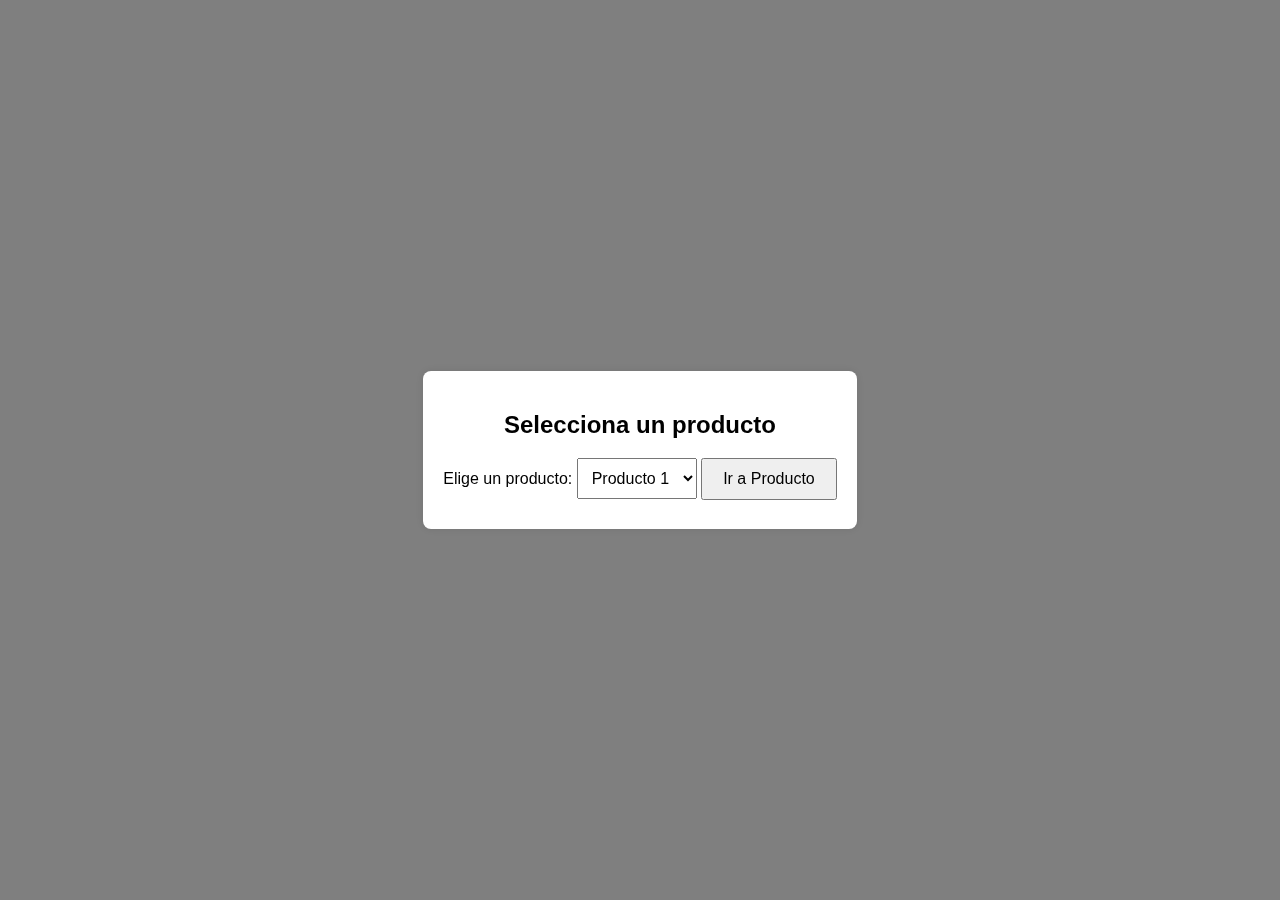
<file: productos.html>
<!DOCTYPE html>
<html lang="es">
    <link rel="stylesheet" href="productos.css">
<head>
    <meta charset="UTF-8">
    <meta name="viewport" content="width=device-width, initial-scale=1.0">
    <title>Destinos Café</title>
</head>
<body>
    <div class="overlay" id="overlay">
        <div class="overlay-content">
            <h2>Selecciona un producto</h2>
            <form id="productForm">
                <label for="producto">Elige un producto:</label>
                <select id="producto" name="producto">
                    <option value="prod2.html">Producto 1</option>
                    <option value="prod3.html">Producto 2</option>
                    <option value="prod4.html">Producto 3</option>
                    <option value="prod5.html">Producto 4</option>
                </select>
                <button type="button" onclick="redirigir()">Ir a Producto</button>
            </form>
        </div>
    </div>

    <script>
        document.addEventListener('DOMContentLoaded', () => {
            const overlay = document.getElementById('overlay');
            overlay.style.display = 'flex'; 

            function redirigir() {
                const select = document.getElementById('producto');
                const productoSeleccionado = select.value;
                if (productoSeleccionado) {
                    window.location.href = productoSeleccionado;
                } else {
                    alert('Por favor, selecciona un producto.');
                }
            }

            document.querySelector('button').addEventListener('click', redirigir);
        });
    </script>
</body>
</html>
</file>
<file: style.css>
@import url('https://fonts.googleapis.com/css2?family=Poppins:wght@100;200;300;400;500;600;700&display=swap');

@import url('https://fonts.googleapis.com/css2?family=Libre+Baskerville:ital,wght@0,400;0,700;1,400&display=swap');

* {
    font-family: "Poppins", sans-serif;
    margin: 0;
    padding: 0;
    box-sizing: border-box;
    scroll-padding-top: 4rem;
    scroll-behavior: smooth;
    list-style: none;
    text-decoration: none;
}
/*Variables*/
:root {
    --a-color: #1F1B1E;
    --b-color: #7CA982;
    --c-color: #f2f5ea;
    --d-color: #44291E; 
    --e-color: #652E1B;
    --f-color: #764830; 
    --g-color: #EFBC9B;
    --h-color: #BA5624;
    --i-color: #C4A381;
    --j-color: #CB904D;
    --k-color: #FFA552;
    --l-color: #f2c078;
    --m-color: #A1BA89;
    --n-color: #B4C292;
    --o-color: #FFFFFF;
}

section {
    padding: 50px 100px;
}

img {
    width: 100%;
}

body {
    color: var(--c-color); 
    background-image: url(img/b1.png);  
}

header {
    position: fixed;
    width: 100%;
    top: 0;
    right: 0;
    z-index: 1000;
    display: flex;
    justify-content: space-between;
    align-items: center;
    padding: 18px 100px;
    transition: 0.5s linear;
}

header.shadow {
    background: var(--a-color);
}

.logo img {
    width: 100px;
}

html {
    font-size: 12px;
    font-family: 'Poppins', Segoe UI, Tahoma, sans-serif;
    box-sizing: border-box;
}
/* Dark mode */
.fa-moon {
    color: var(--c-color);
    font-size: 21px;
    display: flex;
    justify-content: center;
    align-items: center;
}

.fa-sun {
    color: var(--k-color);
    font-size: 21px;
    justify-content: center;
    align-items: center;
}
/* Nav */
nav {
    height: 90px;
    display: flex;
    justify-content: flex-end;
    align-items: center;
}

.links-container {
    height: 100%;
    width: 100%;
    display: flex;
    flex-direction: row;
    align-items: center;
}

nav a {
    width: 50%;
    height: 50%;
    padding: 0 20px;
    display: flex;
    align-items: center;
    text-decoration: none;
    color: var(--h-color);
    font-size: 1.3rem;
    font-weight: 600;
    transition: 0.75s ease-out;
    margin: 17px;
    backdrop-filter: blur(25px);
    border-radius: 15px;
}

nav a:hover {
    font-size: 1.5rem;
    font-weight: 700;
}

nav .home-link {
    margin-right: auto;
}

nav svg {
    fill: var(--m-color);
    cursor: pointer;
}

#sidebar-active {
    display: none;
}

.open-sidebar-button, .close-sidebar-button {
    display: none;
}
/* Nav Responsive */
@media (max-width: 1200px) {
    .links-container {
        flex-direction: column;
        align-items: flex-start;
        backdrop-filter: blur(30px);
        position: fixed;
        top: 0;
        right: -100%;
        z-index: 10;
        width: 300px;

        background-color: #efbd9b; 
        box-shadow: -50px 0 5px rgba(0, 0, 0, 0.25);
        transition: 0.75s ease-out;
    }

    header .shadow {
        background: var(--a-color);
    }

    nav a {
        box-sizing: border-box;
        top: 50%;
        height: 5%;
        width: 100%;
        padding: 0 20px;
        justify-content: flex-start;
        margin: 7px 0;
        color: var(--a-color);
        font-size: 15px;
        font-weight: 400;
    }

    nav a:hover {
        background-color: var(--o-color);
        border-radius: 0%;
        font-size: 17px;
        font-weight: 500;
    }

    .open-sidebar-button, .close-sidebar-button {
        padding: 20px;
        display: block;
    }

    #sidebar-active:checked ~ .links-container {
        right: 0;
    }
}
/* Icons */
.header-icon {
    font-size: 21px;
    cursor: pointer;
    z-index: 100000;
    display: flex;
    column-gap: 2rem;
}

.header-icon .fa-solid {
    color: var(--c-color);
}

.header-icon .fa-solid:hover {
    color: var(--k-color);
}

.header-icon a { 
    display: flex;
}
/* Buscar */
.search-box {
    position: absolute;
    top: -100%;
    left: 50%;
    transform: translate(-50%);
    width: 100%;
}

.search-box input {
    background: var(--c-color);
    margin-top: -20PX;
    padding: 25px;
    border: none;
    outline: none;
    width: 100%;
    font-size: 1rem;
    color: var(--a-color);
}

.search-box.active {
    top: 110%;
    box-shadow: 2px 2px 10px 4px rgb(14 55 54 / 15%);
    transition: 0.3s all linear;
}
.search-box input::placeholder {
    font-size: 1rem;
    font-weight: 500;
}
/* Slider img */
.carousel-item img {
    height: 80vh;
}

/* Intro */
h1 {
    text-align: center;
    font-family: 'Libre Baskerville', serif;
    font-size: 40px;
    font-weight: 300;
    color: var(--h-color);
}

h1 .fa-solid {
    display: flex;
    justify-content: center;
    color: var(--k-color);
}

p {
    text-align: center;
    font-family: 'Poppins', serif;
    font-size: 25px;
    font-weight: 400;
    color: var(--k-color);
}

.wrapper {
    padding: 10px 10%;
}

#card-area {
    padding: 20px 0;
}

.box-area {
    display: grid;
    grid-template-columns: repeat(auto-fit, minmax(250px, 1fr));
    grid-gap: 40px;
    margin-top: 50px;
}

.box {
    border-radius: 10px;
    position: relative;
    overflow: hidden;
    box-shadow: 5px 5px 15px rgba(0,0,0,0.5);
}

.box:hover {
    transform: scale(1.03);
    transition: all 0.5s;
}

.box img {
    width: 100%;
    border-radius: 10px;
    display: block;
    transition: transform 0.5s;
    object-fit: cover; 
}

.overlay {
    height: 0;
    width: 100%;
    backdrop-filter: blur(50px);
    border-radius: 10px;
    position: absolute;
    left: 0;
    bottom: 0;
    overflow: hidden;
    display: flex;
    align-items: center;
    justify-content: center;
    flex-direction: column;
    padding: 0 40px;
    text-align: center;
    font-weight: 600;
    font-size: 15px;
    transition: height 0.5s;
    color: var(--c-color);
}

.overlay h3 {
    font-weight: 800;
    margin-bottom: 5px;
    margin-top: 80%;
    color: var(--c-color);
    font-family: 'Libre Baskerville', serif;
    font-size: 23px;
    letter-spacing: 2px;
}

.overlay p { 
    text-align: center;
    font-family: 'Poppins', serif;
    font-size: 16px;
    font-weight: 500;
    color: var(--a-color);
}

.boxLhover img{
    transform: scale(1.2);
}

.box:hover .overlay {
    height: 100%;
} 

.move {
    width: 50rem;
    display: flex;
    justify-content: center;
    align-items: center;
    margin-left: 15%;
    margin-bottom: 0;
    position: relative;
    animation: moveAnimation 10s alternate infinite;
}

@keyframes moveAnimation {
    0% { left: 0; }
    20% { left: 20%; }
    100% { left: 0; }
}

::-webkit-scrollbar {
    width: 10px;
}

::-webkit-scrollbar-thumb {
    border-radius: 20px;
    background-color: var(--e-color)
}

/* footer */
.footer {
    color: var(--k-color);
    display: grid;
    grid-template-columns: repeat(auto-fit,minmax(240px, auto));
    gap: 1.5rem;
    font-size: 2rem;
}

.footer-box h2 {  
    font-weight: 600;
    margin-bottom: 10px;
}

.footer-box p {
    color: var(--i-color);
    margin-bottom: 10px;
}

.social {
    display: flex;
    align-items: center;
    column-gap: 0.5rem;
}

.social a .fa-brands {
    font-size: 30px;
    color: var(--e-color);
    padding: 10px;
    background: var(--g-color);
    border-radius: 0.2rem;
}

.social a .fa-brands:hover {
    color: var(--a-color);
    transition: 0.5s all;
    text-shadow: 2px 0 2px var(--c-color);
}

.footer-box h3 {
    font-weight: 600;
    margin-bottom: 10px;
}

.footer-box li a {
    color: var(--i-color);
    text-decoration: none;
}

.footer-box li a:hover {
    color: var(--l-color);
    font-size: 2.1rem;
    transition: 0.7s all linear;
}

.contact {
    display: flex;
    flex-direction: column;
    row-gap: 0.5rem;
}

.contact span {
    display: flex;
    text-decoration: none;
    align-items: center;
    color: var(--i-color);
}

.contact i {
    font-size: 30px;
    margin-right: 1rem;
}

.copyright {
    color: var(--c-color);
    padding: 20px;
    text-align: center;
    background: var(--f-color);
}


@media (max-width: 1058px) {

    header {
        padding: 16px 60px;
    }

    section {
        padding: 50px 60px;
    }
}

@media (max-width: 991px) {

    header {
        padding: 16px 4%;
    }

    section {
        padding: 50px 4%;
    }
}

@media (max-width: 768px) {

    header {
        padding: 12px 4%;
    }
    .about {
        align-items: center;
    }
}

@media (max-width: 360px) {

    header {
        padding: 20px 4%;
    }

    .logo img {
        width: 45px;
    }

    .carousel-inner {
        display: flex;
    }

    .carousel-item {
        display: block;
        margin-right: 0;
        flex: 0 0 calc(100%/3);
    }

    .caroul-inner {
        padding: 1em;
    }

    .about-img {
        order: 2;
    }

    .about-text  {
        text-align: center;
    }

    .about-text h2 {
        font-size: 1.2rem;
    }

    .heading h2 {
        font-size: 1.2rem;
    }
}
</file>
<file: compra.css>
@import url('https://fonts.googleapis.com/css2?family=Poppins:wght@100;200;300;400;500;600;700&display=swap');

* {
    font-family: "Poppins", sans-serif;
    margin: 0;
    padding: 0;
    box-sizing: border-box;
    scroll-padding-top: 4rem;
    scroll-behavior: smooth;
    list-style: none;
    text-decoration: none;
    max-width: 100%;
}

/*Variables*/
:root {
    --a-color: #1F1B1E;
    --b-color: #7CA982;
    --c-color: #a0a0a0;
    --d-color: #44291E;
    --e-color: #652E1B;
    --f-color: #764830;
    --g-color: #EFBC9B;
    --h-color: #BA5624;
    --i-color: #C4A381;
    --j-color: #CB904D;
    --k-color: #FFA552;
    --l-color: #f2c078;
    --m-color: #A1BA89;
    --n-color: #B4C292;
    --o-color: #FFFFFF;
}

body {
    color: var(--c-color);
    background-image: url(img/b1.png);
}

header {
    position: fixed;
    width: 100%;
    top: 0;
    right: 0;
    z-index: 1000;
    display: flex;
    justify-content: space-between;
    align-items: center;
    padding: 18px 100px;
    transition: 0.5s linear;
}

header.shadow {
    background: var(--a-color);
    box-shadow: var(--box-shadow);
}

.logo img {
    width: 100px;
}

html {
    font-size: 12px;
    font-family: 'Poppins', Segoe UI, Tahoma, sans-serif;
    box-sizing: border-box;
}

/* Dark mode */
.fa-sun {
    color: var(--k-color);
    font-size: 21px;
    justify-content: center;
    align-items: center;
}

.fa-moon {
    color: var(--c-color);
    font-size: 21px;
    display: flex;
    justify-content: center;
    align-items: center;
}


/* Nav */
nav {
    height: 90px;
    display: flex;
    justify-content: flex-end;
    align-items: center;
}

.links-container {
    height: 100%;
    width: 100%;
    display: flex;
    flex-direction: row;
    align-items: center;
}

nav a {
    width: 50%;
    height: 50%;
    padding: 0 20px;
    display: flex;
    align-items: center;
    text-decoration: none;
    color: var(--h-color);
    font-size: 1.3rem;
    font-weight: 400;
    transition: 0.75s ease-out;
    margin: 5px;
}

nav a:hover {
    font-size: 1.5rem;
    font-weight: 500;
}

nav .home-link {
    margin-right: auto;
}

nav svg {
    fill: var(--m-color);
    cursor: pointer;
}

#sidebar-active {
    display: none;
}

.open-sidebar-button,
.close-sidebar-button {
    display: none;
}

/* Nav Responsive */
@media (max-width: 1000px) {
    .links-container {
        flex-direction: column;
        align-items: flex-start;
        backdrop-filter: blur(30px);
        position: fixed;
        top: 0;
        right: -100%;
        z-index: 10;
        width: 300px;

        background-color: var(--g-color);
        box-shadow: -50px 0 5px rgba(0, 0, 0, 0.25);
        transition: 0.75s ease-out;
    }

    nav a {
        box-sizing: border-box;
        height: 5%;
        width: 100%;
        padding: 0 20px;
        justify-content: flex-start;
        margin: 2px 0;
        color: var(--a-color);
        font-size: 15px;
        font-weight: 400;
    }

    nav a:hover {
        background-color: var(--o-color);
        border-radius: 0%;
        font-size: 17px;
        font-weight: 500;
    }

    .open-sidebar-button,
    .close-sidebar-button {
        padding: 20px;
        display: block;
    }

    #sidebar-active:checked~.links-container {
        right: 0;
    }
}

/* Icons */
.header-icon {
    font-size: 21px;
    cursor: pointer;
    z-index: 100000;
    display: flex;
    column-gap: 2rem;
}

.header-icon .fa-solid {
    color: var(--c-color);
}

.header-icon .fa-solid:hover {
    color: var(--k-color);
}

.header-icon a {
    display: flex;
}

.header-icon i:hover>.cart-shopping {
    width: 400px;
    height: 400px;
    position: absolute;
    right: 0;
    background-color: #FFFFFF;
}

.header-icon i:hover>.nav-car {
    font-size: 1.4rem;
    display: flex;
    justify-content: space-between;
    margin: 0 10px 0 10px;
    border-bottom: solid thin #1F1B1E;
}

.nav-car {
    display: none;
}

.cart-shopping button {
    display: none;
}

/* Buscar */
.search-box {
    position: absolute;
    top: -100%;
    left: 50%;
    transform: translate(-50%);
    width: 100%;
}

.search-box input {
    background: var(--c-color);
    margin-top: -20PX;
    padding: 25px;
    border: none;
    outline: none;
    width: 100%;
    font-size: 1rem;
    color: var(--a-color);
}

.search-box.active {
    top: 110%;
    box-shadow: 2px 2px 10px 4px rgb(14 55 54 / 15%);
    transition: 0.3s all linear;
}

.search-box input::placeholder {
    font-size: 1rem;
    font-weight: 500;
}

.product {
    width: 100%;
    max-width: 1320px;
    margin: auto;
    margin-top: 200px;
}

.product-box {
    position: relative;
    max-width: 100%;
    display: grid;
}

.box {
    width: 650px;
    height: 750px;
}

.box img {
    filter: drop-shadow(1px 1px 3px #fff);
    background-color: #FFFFFF;
    border-radius: 15px;
    max-width: 100%;
}

.info {
    max-width: 100%;

}

.box-area h2 {
    width: 600px;
    height: 100px;
    margin-bottom: 0;
    position: absolute;
    top: 0;
    right: 0;
    display: flex;
    align-items: center;
    justify-content: center;
    color: #EFBC9B;
    text-shadow: #764830 0 3px;
    font-size: 2.5vw;
    font-weight: 600;
}

.prec {
    width: 300px;
    height: 50px;
    position: absolute;
    display: flex;
    top: 105px;
    right: 150px;
    align-items: center;
    justify-content: center;
    color: #EFBC9B;
    text-shadow: #764830 0 3px;
    font-size: 2vw;
    font-weight: 500;
}


form {
    width: 300px;
    height: 40px;
    position: absolute;
    display: flex;
    top: 180px;
    right: 150px;
    align-items: center;
}

label {
    font-size: 20px;
    margin-left: 45px;
    color: #EFBC9B;
    text-shadow: #764830 0 2px;
    font-weight: 500;
}

input[type="number"] {
    display: flex;
    width: 50px;
    padding: 5px;
    border: 1px solid #C4A381;
    border-radius: 4px;
}


.flechas {
    display: flex;
    align-items: center;
    color: #fff;
    text-shadow: #764830 0 2px;
}

.flecha {
    font-size: 1.5rem;
    cursor: pointer;
    margin: 0 10px;
}

input[type=number]::-webkit-inner-spin-button,
input[type=number]::-webkit-outer-spin-button {
    -webkit-appearance: none;
    margin: 0;
}

.add {
    width: 400px;
    height: 80px;
    position: absolute;
    top: 240px;
    right: 100px;
    background-color: #FFA552;
    font-size: 1vw;
    color: #fff;
    border: none;
    border-radius: 4px;
    padding: 8px 12px;
    cursor: pointer;
}

.now {
    width: 400px;
    height: 80px;
    position: absolute;
    top: 340px;
    right: 100px;
    background-color: #C4A381;
    font-size: 1.5vw;
    color: #fff;
    border: none;
    border-radius: 4px;
    padding: 8px 12px;
    cursor: pointer;
}

.desc {
    width: 600px;
    height: 310px;
    position: absolute;
    right: 0;
    bottom: 0;
    font-weight: 600;
    color: #EFBC9B;
    font-size: 1.3em;
}

.prod-rel {
    position: relative;
    width: 1320px;
    height: 695px;
}

.relac {
    position: relative;
    width: 1320px;
    height: 100px;
    font-size: 1.2vw;
    color: #EFBC9B;
    font-weight: 800;
    display: flex;
    align-items: center;
    justify-content: center;
}

.rel-area {
    display: flex;
    flex-wrap: wrap;
    width: 1320px;
    height: 495px;
    flex-direction: column;
    justify-content: space-between;
}

.prod {
    background-color: #ffffff;
    width: 320px;
    height: 400px;
    border-radius: 15px;
    position: relative;
    font-size: 30px;
    color: #1F1B1E;
    display: flex;
    align-items: center;
    justify-content: center;
}

.prod img {
    border-radius: 15px;
    max-width: 100%;
}

.nom {
    position: relative;
    width: 320px;
    height: 50px;
    color: #EFBC9B;

    font-size: 15px;
    font-weight: 600;
    display: flex;

    align-items: center;
    justify-content: center;
}

.precio {
    width: 150px;
    height: 30px;
    position: relative;
    left: 85px;
    display: flex;
    align-items: center;
    justify-content: center;
    font-size: 15px;
    font-weight: 600;
    color: #EFBC9B;

}

/* footer */
.footer {
    color: var(--k-color);
    display: grid;
    grid-template-columns: repeat(auto-fit, minmax(240px, auto));
    gap: 1.5rem;
    font-size: 18px;
}

.footer-box h2 {
    font-weight: 600;
    margin-bottom: 10px;
}

.footer-box p {
    color: var(--i-color);
    margin-bottom: 15px;
}

.social {
    display: flex;
    align-items: center;
    column-gap: 0.5rem;
}

.social a .fa-brands {
    font-size: 30px;
    color: var(--e-color);
    padding: 10px;
    background: var(--g-color);
    border-radius: 0.2rem;
}

.social a .fa-brands:hover {
    color: var(--a-color);
    transition: 0.5s all;
    text-shadow: 2px 0 2px var(--c-color);
}

.footer-box h3 {
    font-weight: 600;
    margin-bottom: 10px;
}

.footer-box li a {
    color: var(--i-color);
    text-decoration: none;
}

.footer-box li a:hover {
    color: var(--l-color);
    font-size: 2.1rem;
    transition: 0.7s all linear;
}

.contact {
    display: flex;
    flex-direction: column;
    row-gap: 0.5rem;
}

.contact span {
    display: flex;
    text-decoration: none;
    align-items: center;
    color: var(--i-color);
}

.contact i {
    font-size: 30px;
    margin-right: 1rem;
}

.copyright {
    color: var(--c-color);
    padding: 20px;
    text-align: center;
    background: var(--f-color);
    font-size: 18px;
}
</file>
<file: encuentranos.css>
@import url('https://fonts.googleapis.com/css2?family=Poppins:wght@100;200;300;400;500;600;700&display=swap');

@import url('https://fonts.googleapis.com/css2?family=Libre+Baskerville:ital,wght@0,400;0,700;1,400&display=swap');

* {
    font-family: "Poppins", sans-serif;
    margin: 0;
    padding: 0;
    box-sizing: border-box;
    scroll-padding-top: 4rem;
    scroll-behavior: smooth;
    list-style: none;
    text-decoration: none;
}
/*Variables*/
:root {
    --a-color: #1F1B1E;
    --b-color: #7CA982;
    --c-color: #f2f5ea;
    --d-color: #44291E; 
    --e-color: #652E1B;
    --f-color: #764830; 
    --g-color: #EFBC9B;
    --h-color: #BA5624;
    --i-color: #C4A381;
    --j-color: #CB904D;
    --k-color: #FFA552;
    --l-color: #f2c078;
    --m-color: #A1BA89;
    --n-color: #B4C292;
    --o-color: #FFFFFF;
    --p-color: #f8efe8;
}

section {
    padding: 50px 100px;
}

img {
    width: 100%;
}

body {
    color: var(--c-color); 
    background-image: url(img/b1.png);  
}

header {
    position: fixed;
    width: 100%;
    top: 0;
    right: 0;
    z-index: 1000;
    display: flex;
    justify-content: space-between;
    align-items: center;
    padding: 18px 100px;
    transition: 0.5s linear;
}

header.shadow {
    background: var(--a-color);
    box-shadow: var(--box-shadow);
}

.logo img {
    width: 100px;
}

html {
    font-size: 12px;
    font-family: 'Poppins', Segoe UI, Tahoma, sans-serif;
    box-sizing: border-box;
}
/* Dark mode */
.fa-moon {
    color: var(--c-color);
    font-size: 21px;
    display: flex;
    justify-content: center;
    align-items: center;
}

.fa-sun {
    color: var(--k-color);
    font-size: 21px;
    justify-content: center;
    align-items: center;
}
/* Nav */
nav {
    height: 90px;
    display: flex;
    justify-content: flex-end;
    align-items: center;
}

.links-container {
    height: 100%;
    width: 100%;
    display: flex;
    flex-direction: row;
    align-items: center;
}


nav a {
    width: 50%;
    height: 50%;
    padding: 0 20px;
    display: flex;
    align-items: center;
    text-decoration: none;
    color: var(--h-color);
    font-size: 1.3rem;
    font-weight: 600;
    transition: 0.75s ease-out;
    margin: 17px;
    backdrop-filter: blur(25px);
    border-radius: 15px;
}

nav a:hover {
    font-size: 1.5rem;
    font-weight: 500;
}

nav .home-link {
    margin-right: auto;
}

nav svg {
    fill: var(--m-color);
    cursor: pointer;
}

#sidebar-active {
    display: none;
}

.open-sidebar-button, .close-sidebar-button {
    display: none;
}

h1{
    font-size: 50px;
    font-family:  "Poppins", sans-serif;
    text-align: center;
    color: var(--h-color);
}

.rotate {
    display: flex;
    justify-content: center;
    align-items: center;
    height: 40vh; 
    margin-top: 0;
}

.rotate h1 {
    font-size: 50px; 
    display: inline-block;
    margin: 0;
    white-space: nowrap; 
}

.rotate .nuestro {
    display: inline-block;
    animation: slideFromLeft 10s forwards;
}

.rotate .local {
    display: inline-block;
    animation: slideFromRight 10s forwards;
}

@keyframes slideFromLeft {
    from {
        transform: translateX(-50vw); 
    }
    to {
        transform: translateX(0);
    }
}

@keyframes slideFromRight {
    from {
        transform: translateX(50vw); 
    }
    to {
        transform: translateX(0);
    }
}

  h2 {
    padding: 0px 100px; 
    margin-top: 0;
    line-height: 1.8;
    font-size: 20px;
    color: #764830;
    font-family:  "Poppins", sans-serif;
}

  @keyframes rotateIn {
    to {
      transform: rotate(0);
      opacity: 2;
    }
  }


/* Nav Responsive */
@media (max-width: 1000px) {
    .links-container {
        flex-direction: column;
        align-items: flex-start;
        backdrop-filter: blur(30px);
        position: fixed;
        top: 0;
        right: -100%;
        z-index: 10;
        width: 300px;

        background-color: var(--g-color);
        box-shadow: -50px 0 5px rgba(0, 0, 0, 0.25);
        transition: 0.75s ease-out;
    }

    nav a {
        box-sizing: border-box;
        height: 5%;
        width: 100%;
        padding: 0 20px;
        justify-content: flex-start;
        margin: 2px 0;
        color: var(--a-color);
        font-size: 15px;
        font-weight: 400;
    }

    nav a:hover {
        background-color: var(--o-color);
        border-radius: 0%;
        font-size: 17px;
        font-weight: 500;
    }

    .open-sidebar-button, .close-sidebar-button {
        padding: 20px;
        display: block;
    }

    #sidebar-active:checked ~ .links-container {
        right: 0;
    }
}
/* Icons */
.header-icon {
    font-size: 21px;
    cursor: pointer;
    z-index: 100000;
    display: flex;
    column-gap: 2rem;
}

.header-icon .fa-solid {
    color: var(--c-color);
}

.header-icon .fa-solid:hover {
    color: var(--k-color);
}

.header-icon a { 
    display: flex;
}
/* Buscar */
.search-box {
    position: absolute;
    top: -100%;
    left: 50%;
    transform: translate(-50%);
    width: 100%;
}

.search-box input {
    background: var(--c-color);
    margin-top: -20PX;
    padding: 25px;
    border: none;
    outline: none;
    width: 100%;
    font-size: 1rem;
    color: var(--a-color);
}

.search-box.active {
    top: 110%;
    box-shadow: 2px 2px 10px 4px rgb(14 55 54 / 15%);
    transition: 0.3s all linear;
}
.search-box input::placeholder {
    font-size: 1rem;
    font-weight: 500;
}
/* Intro */
.wrapper {
    padding: 0px 10%;
}

#card-area {
    padding: 20px 10px;
}

.box-area {
    display: grid;
    grid-template-columns: repeat(auto-fit, minmax(250px, 1fr));
    grid-gap: 40px;
    margin-top: 50px;
}

 .box {
    border-radius: 10px;
    position: relative;
    overflow: hidden;
    box-shadow: 5px 5px 15px rgba(0,0,0,0.5);
}

.box img {
    width: 100%;
    border-radius: 10px;
    display: block;
    transition: transform 0.5s;
}

.overlay {
    height: 0;
    width: 100%;
    background: linear-gradient(trasparent, #1c1c1c 58%);
    border-radius: 10px;
    position: absolute;
    left: 0;
    bottom: 0;
    overflow: hidden;
    display: flex;
    align-items: center;
    justify-content: center;
    flex-direction: column;
    padding: 0 40px;
    text-align: center;
    font-size: 14px;
    transition: height 0.5s;
}

.overlay h3 {
    font-weight: 500;
    margin-bottom: 5px;
    margin-top: 80%;
    font-family: bebas neue;
    font-size: 30px;
    letter-spacing: 2px;
}

.overlay a {
    margin-top: 10px;
    color: #262626;
    text-decoration: none;
    font-size: 14px;
    background: #fff;
    border-radius: 50px;
    text-align: center;
    padding: 5px 15px;
}

.boxLhover img{
    transform: scale(1.2);
}

.box:hover .overlay {
    height: 100%;
} 
/* Barra scroll */
::-webkit-scrollbar {
    width: 10px;
}

::-webkit-scrollbar-thumb {
    border-radius: 20px;
    background-color: var(--e-color)
}

/* footer */
.footer {
    color: var(--k-color);
    display: grid;
    grid-template-columns: repeat(auto-fit,minmax(240px, auto));
    gap: 1.5rem;
    font-size: 2rem;
}

.footer-box h2 {  
    font-weight: 600;
    margin-bottom: 10px;
    color: var(--k-color);
}

.footer-box p {
    color: var(--i-color);
    margin-bottom: 10px;
}

.social {
    display: flex;
    align-items: center;
    column-gap: 0.5rem;
}

.social a .fa-brands {
    font-size: 30px;
    color: var(--e-color);
    padding: 10px;
    background: var(--g-color);
    border-radius: 0.2rem;
}

.social a .fa-brands:hover {
    color: var(--a-color);
    transition: 0.5s all;
    text-shadow: 2px 0 2px var(--c-color);
}

.footer-box h3 {
    font-weight: 600;
    margin-bottom: 10px;
}

.footer-box li a {
    color: var(--i-color);
    text-decoration: none;
}

.footer-box li a:hover {
    color: var(--l-color);
    font-size: 2.1rem;
    transition: 0.7s all linear;
}

.contact {
    display: flex;
    flex-direction: column;
    row-gap: 0.5rem;
}

.contact span {
    display: flex;
    text-decoration: none;
    align-items: center;
    color: var(--i-color);
}

.contact i {
    font-size: 30px;
    margin-right: 1rem;
}

.copyright {
    color: var(--c-color);
    padding: 20px;
    text-align: center;
    background: var(--f-color);
}


@media (max-width: 1058px) {

    header {
        padding: 16px 60px;
    }

    section {
        padding: 50px 60px;
    }
}

@media (max-width: 991px) {

    header {
        padding: 16px 4%;
    }

    section {
        padding: 50px 4%;
    }
}

@media (max-width: 768px) {

    header {
        padding: 12px 4%;
    }
    .about {
        align-items: center;
    }
}

@media (max-width: 360px) {

    header {
        padding: 20px 4%;
    }

    .logo img {
        width: 45px;
    }

    .carousel-inner {
        display: flex;
    }

    .carousel-item {
        display: block;
        margin-right: 0;
        flex: 0 0 calc(100%/3);
    }

    .caroul-inner {
        padding: 1em;
    }

    .about-img {
        order: 2;
    }

    .about-text  {
        text-align: center;
    }

    .about-text h2 {
        font-size: 1.2rem;
    }

    .heading h2 {
        font-size: 1.2rem;
    }


}
</file>
<file: historia.css>
@import url('https://fonts.googleapis.com/css2?family=Libre+Baskerville:ital,wght@0,400;0,700;1,400&display=swap');

* {
    font-family: "Poppins", sans-serif;
    margin: 0;
    padding: 0;
    box-sizing: border-box;
    scroll-padding-top: 4rem;
    scroll-behavior: smooth;
    list-style: none;
    text-decoration: none;
}
/*Variables*/
:root {
    --a-color: #1F1B1E;
    --b-color: #7CA982;
    --c-color: #f2f5ea;
    --d-color: #44291E; 
    --e-color: #652E1B;
    --f-color: #764830; 
    --g-color: #EFBC9B;
    --h-color: #BA5624;
    --i-color: #C4A381;
    --j-color: #CB904D;
    --k-color: #FFA552;
    --l-color: #f2c078;
    --m-color: #A1BA89;
    --n-color: #B4C292;
    --o-color: #FFFFFF;
    --p-color: #310d92; 
}

section {
    padding: 50px 100px;
}

img {
    width: 100%;
}

body {
    color: var(--c-color); 
    background-image: url(img/b1.png);  
}


header {
    position: fixed;
    width: 100%;
    top: 0;
    right: 0;
    z-index: 1000;
    display: flex;
    justify-content: space-between;
    align-items: center;
    padding: 18px 100px;
    transition: 0.5s linear;
}

header.shadow {
    background: var(--a-color);
}

.logo img {
    width: 100px;
}

html {
    font-size: 12px;
    font-family: 'Poppins', Segoe UI, Tahoma, sans-serif;
    box-sizing: border-box;
}

/* Dark mode */
.fa-moon {
    color: var(--c-color);
    font-size: 21px;
    display: flex;
    justify-content: center;
    align-items: center;
}

.fa-sun {
    color: var(--k-color);
    font-size: 21px;
    justify-content: center;
    align-items: center;
}

/* Nav */
nav {
    height: 90px;
    display: flex;
    justify-content: flex-end;
    align-items: center;
}

.links-container {
    height: 100%;
    width: 100%;
    display: flex;
    flex-direction: row;
    align-items: center;
}

nav a {
    width: 50%;
    height: 50%;
    padding: 0 20px;
    display: flex;
    align-items: center;
    text-decoration: none;
    color: var(--h-color);
    font-size: 1.3rem;
    font-weight: 600;
    transition: 0.75s ease-out;
    margin: 17px;
    backdrop-filter: blur(25px);
    border-radius: 15px;
}

nav a:hover {
    font-size: 1.5rem;
    font-weight: 500;
}

nav .home-link {
    margin-right: auto;
}

nav svg {
    fill: var(--m-color);
    cursor: pointer;
}

#sidebar-active {
    display: none;
}

.open-sidebar-button,
.close-sidebar-button {
    display: none;
}

/* Nav Responsive */
@media (max-width: 1000px) {
    .links-container {
        flex-direction: column;
        align-items: flex-start;
        backdrop-filter: blur(30px);
        position: fixed;
        top: 0;
        right: -100%;
        z-index: 10;
        width: 300px;

        background-color: var(--g-color);
        box-shadow: -50px 0 5px rgba(0, 0, 0, 0.25);
        transition: 0.75s ease-out;
    }

    nav a {
        box-sizing: border-box;
        height: 5%;
        width: 100%;
        padding: 0 20px;
        justify-content: flex-start;
        margin: 2px 0;
        color: var(--a-color);
        font-size: 15px;
        font-weight: 400;
    }

    nav a:hover {
        background-color: var(--o-color);
        border-radius: 0%;
        font-size: 17px;
        font-weight: 500;
    }

    .open-sidebar-button,
    .close-sidebar-button {
        padding: 20px;
        display: block;
    }

    #sidebar-active:checked~.links-container {
        right: 0;
    }
}

/* Icons */
.header-icon {
    font-size: 21px;
    cursor: pointer;
    z-index: 100000;
    display: flex;
    column-gap: 2rem;
}

.header-icon .fa-solid {
    color: var(--c-color);
}

.header-icon .fa-solid:hover {
    color: var(--k-color);
}

.header-icon a {
    display: flex;
}

/* Buscar */
.search-box {
    position: absolute;
    top: -100%;
    left: 50%;
    transform: translate(-50%);
    width: 100%;
}

.search-box input {
    background: var(--c-color);
    margin-top: -20PX;
    padding: 25px;
    border: none;
    outline: none;
    width: 100%;
    font-size: 1rem;
    color: var(--a-color);
}

.search-box.active {
    top: 110%;
    box-shadow: 2px 2px 10px 4px rgb(14 55 54 / 15%);
    transition: 0.3s all linear;
}

.search-box input::placeholder {
    font-size: 1rem;
    font-weight: 500;
}

.container {
    max-width: 1200px;
    margin: 150px auto 50px;
    padding: 20px;
    display: flex;
    flex-wrap: wrap;
    justify-content: space-between;
}

.box1 {
    width: 620px;
    height: 450px;
    display: flex;
    position: relative;
    top: 8px;
    left: -9px;
    color: #EFBC9B;
    font-size: 1.8em;
    font-weight: 400;
    text-shadow: #764830 0 3px;
    align-items: center;
    justify-content: center;

}

.box2 {
    display: flex;
    position: relative;
    right: -9px;
    align-items: center;
    justify-content: center;
    font-size: 1.8em;
    font-weight: 400;

}

.box2 img {
    width: 620px;
    height: 450px;
    border-radius: 20px;
}

.box3 {
    width: 500px;
    height: 450px;
    position: relative;
    top: 30px;
    display: flex;
    color: #EFBC9B;
    text-shadow: #764830 0 2px;
    font-size: 1.8em;
    font-weight: 400;
    align-items: center;
    justify-content: center;
}

.box4 {
    width: 500px;
    height: 450px;
    position: relative;
    top: 30px;
    display: flex;
    color: #EFBC9B;
    text-shadow: #764830 0 2px;
    font-size: 1.8em;
    font-weight: 400;
    align-items: center;
    justify-content: center;
}

.box5 {
    width: 500px;
    height: 450px;
    position: relative;
    left: 410px;
    top: 30px;
    color: #EFBC9B;
    display: flex;
    text-shadow: #764830 0 2px;
    font-size: 1.8em;
    font-weight: 400;
    align-items: center;
    justify-content: center;
}

.box4,
.box5 {
    width: calc(50% - 20px);
    /* Ajusta el ancho de los boxes para que ocupen el 50% del contenedor con un margen entre ellos */
    margin-bottom: 40px;
}

.box1,
.box2,
.box3,
.box4,
.box5 {
    width: calc(50% - 100px);
    /* Ajusta el ancho de los boxes para que ocupen el 50% del contenedor con un margen entre ellos */
    margin-bottom: 40px;
}

.box2 img {
    width: 100%;
    /* Hace que la imagen dentro de box2 sea responsive */
    border-radius: 20px;
}

/* footer */
.footer {
    color: var(--k-color);
    display: grid;
    grid-template-columns: repeat(auto-fit, minmax(240px, 1fr));
    gap: 1.5rem;
    font-size: 18px;
    margin-top: 50px;
}

.footer-box h2 {
    font-weight: 600;
    margin-bottom: 10px;
}

.footer-box p {
    color: var(--i-color);
    margin-bottom: 10px;
}

.social {
    display: flex;
    align-items: center;
    column-gap: 0.5rem;
}

.social a .fa-brands {
    font-size: 30px;
    color: var(--e-color);
    padding: 10px;
    background: var(--g-color);
    border-radius: 0.2rem;
}

.social a .fa-brands:hover {
    color: var(--a-color);
    transition: 0.5s all;
    text-shadow: 2px 0 2px var(--c-color);
}

.footer-box h3 {
    font-weight: 600;
    margin-bottom: 10px;
}

.footer-box li a {
    color: var(--i-color);
    text-decoration: none;
}

.footer-box li a:hover {
    color: var(--l-color);
    font-size: 2.1rem;
    transition: 0.7s all linear;
}

.contact {
    display: flex;
    flex-direction: column;
    row-gap: 0.5rem;
}

.contact span {
    display: flex;
    text-decoration: none;
    align-items: center;
    color: var(--i-color);
}

.contact i {
    font-size: 30px;
    margin-right: 1rem;
}

.copyright {
    color: var(--c-color);
    padding: 20px;
    text-align: center;
    background: var(--f-color);
    font-size: 18px;
}

@media (max-width: 991px) {
    .container {
        padding: 10px;
        /* Ajusta el padding del contenedor para pantallas más pequeñas */
        margin-bottom: 100px;
        align-items: center;

        /* Centra los elementos en dispositivos más pequeños */
    }

    .box1,
    .box2,
    .box3,
    .box4,
    .box5 {
        width: 100%;
    }

    .box4,
    .box5 {
        width: 100%;
        left: 0;
    }
}

@media (max-width: 768px) {
    header {
        padding: 12px 4%;
        /* Ajusta el padding del header para pantallas más pequeñas */
    }

    .header-icon {
        font-size: 18px;
        /* Tamaño de íconos en el header para dispositivos móviles */
    }

    .container {
        margin-top: 100px;
        /* Ajusta el margen superior del contenedor para dispositivos móviles */
        flex-direction: column;
        /* Cambia a una disposición de columna en dispositivos móviles */
    }

    .box4,
    .box5 {
        margin-bottom: 20px;
        left: 0;
        /* Ajusta el margen inferior para dispositivos móviles */
    }

    .footer {
        grid-template-columns: 1fr;
        /* Cambia a una sola columna en el footer para dispositivos móviles */
    }

}

@media (max-width: 576px) {
    .container {
        margin-top: 80px;
        /* Ajusta el margen superior del contenedor para pantallas aún más pequeñas */
    }
}


@media (max-width: 1058px) {

    header {
        padding: 16px 60px;
    }

    section {
        padding: 50px 60px;
    }
}

@media (max-width: 991px) {

    header {
        padding: 16px 4%;
    }

    section {
        padding: 50px 4%;
    }
}

@media (max-width: 768px) {

    header {
        padding: 12px 4%;
    }

    .about {
        align-items: center;
    }
}

@media (max-width: 360px) {

    header {
        padding: 20px 4%;
    }

    .logo img {
        width: 45px;
    }

    .carousel-inner {
        display: flex;
    }

    .carousel-item {
        display: block;
        margin-right: 0;
        flex: 0 0 calc(100%/3);
    }

    .caroul-inner {
        padding: 1em;
    }

    .about-img {
        order: 2;
    }

    .about-text {
        text-align: center;
    }

    .about-text h2 {
        font-size: 1.2rem;
    }

    .heading h2 {
        font-size: 1.2rem;
    }


}
</file>
<file: personal.css>
@import url('https://fonts.googleapis.com/css2?family=Poppins:wght@100;200;300;400;500;600;700&display=swap');

@import url('https://fonts.googleapis.com/css2?family=Libre+Baskerville:ital,wght@0,400;0,700;1,400&display=swap');

* {
    font-family: "Poppins", sans-serif;
    margin: 0;
    padding: 0;
    box-sizing: border-box;
    scroll-padding-top: 4rem;
    scroll-behavior: smooth;
    list-style: none;
    text-decoration: none;
}
/*Variables*/
:root {
    --a-color: #1F1B1E;
    --b-color: #7CA982;
    --c-color: #f2f5ea;
    --d-color: #44291E; 
    --e-color: #652E1B;
    --f-color: #764830; 
    --g-color: #EFBC9B;
    --h-color: #BA5624;
    --i-color: #C4A381;
    --j-color: #CB904D;
    --k-color: #FFA552;
    --l-color: #f2c078;
    --m-color: #A1BA89;
    --n-color: #B4C292;
    --o-color: #FFFFFF;
}

section {
    padding: 50px 100px;
}

img {
    width: 100%;
}

body {
    color: var(--c-color); 
    background-image: url(img/b1.png);  
}

header {
    position: fixed;
    width: 100%;
    top: 0;
    right: 0;
    z-index: 1000;
    display: flex;
    justify-content: space-between;
    align-items: center;
    padding: 18px 100px;
    transition: 0.5s linear;
}

header.shadow {
    background: var(--a-color);
    box-shadow: var(--box-shadow);
}

.logo img {
    width: 100px;
}

html {
    font-size: 12px;
    font-family: 'Poppins', Segoe UI, Tahoma, sans-serif;
    box-sizing: border-box;
}
/* Dark mode */
.fa-moon {
    color: var(--c-color);
    font-size: 21px;
    display: flex;
    justify-content: center;
    align-items: center;
}

.fa-sun {
    color: var(--k-color);
    font-size: 21px;
    justify-content: center;
    align-items: center;
}
/* Nav */
nav {
    height: 90px;
    display: flex;
    justify-content: flex-end;
    align-items: center;
}

.links-container {
    height: 100%;
    width: 100%;
    display: flex;
    flex-direction: row;
    align-items: center;
}

nav a {
    width: 50%;
    height: 50%;
    padding: 0 20px;
    display: flex;
    align-items: center;
    text-decoration: none;
    color: var(--h-color);
    font-size: 1.3rem;
    font-weight: 600;
    transition: 0.75s ease-out;
    margin: 17px;
    backdrop-filter: blur(25px);
    border-radius: 15px;
}

nav a:hover {
    font-size: 1.5rem;
    font-weight: 500;
}

nav .home-link {
    margin-right: auto;
}

nav svg {
    fill: var(--m-color);
    cursor: pointer;
}

#sidebar-active {
    display: none;
}

.open-sidebar-button, .close-sidebar-button {
    display: none;
}

h1{
    font-size: 50px;
    font-family:  "Poppins", sans-serif;
    text-align: center;
    color: #764830;
}

@keyframes slideIn {
    0% {
        transform: translateX(-100%);
        opacity: 0;
    }
    50% {
        transform: translateX(10%);
        opacity: 1;
    }
    100% {
        transform: translateX(0);
    }
}

.rotate h1 {
    font-family: 'Libre Baskerville';
    color: var(--h-color);
    animation: slideIn 6s ease-in-out forwards;
    font-size: 50px; 
    margin: 20px 0; 
    text-align: center; 
}

h2 {
    padding: 0px 100px; 
    margin-top: 0;
    line-height: 1.8;
    font-size: 20px;
    color: #764830;
    font-family:  "Poppins", sans-serif;
}

  @keyframes rotateIn {
    to {
      transform: rotate(0);
      opacity: 2;
    }
  }


/* Nav Responsive */
@media (max-width: 1000px) {
    .links-container {
        flex-direction: column;
        align-items: flex-start;
        backdrop-filter: blur(30px);
        position: fixed;
        top: 0;
        right: -100%;
        z-index: 10;
        width: 300px;

        background-color: var(--g-color);
        box-shadow: -50px 0 5px rgba(0, 0, 0, 0.25);
        transition: 0.75s ease-out;
    }

    nav a {
        box-sizing: border-box;
        height: 5%;
        width: 100%;
        padding: 0 20px;
        justify-content: flex-start;
        margin: 2px 0;
        color: var(--a-color);
        font-size: 15px;
        font-weight: 400;
    }

    nav a:hover {
        background-color: var(--o-color);
        border-radius: 0%;
        font-size: 17px;
        font-weight: 500;
    }

    .open-sidebar-button, .close-sidebar-button {
        padding: 20px;
        display: block;
    }

    #sidebar-active:checked ~ .links-container {
        right: 0;
    }
}
/* Icons */
.header-icon {
    font-size: 21px;
    cursor: pointer;
    z-index: 100000;
    display: flex;
    column-gap: 2rem;
}

.header-icon .fa-solid {
    color: var(--c-color);
}

.header-icon .fa-solid:hover {
    color: var(--k-color);
}

.header-icon a { 
    display: flex;
}
/* Buscar */
.search-box {
    position: absolute;
    top: -100%;
    left: 50%;
    transform: translate(-50%);
    width: 100%;
}

.search-box input {
    background: var(--c-color);
    margin-top: -20PX;
    padding: 25px;
    border: none;
    outline: none;
    width: 100%;
    font-size: 1rem;
    color: var(--a-color);
}

.search-box.active {
    top: 110%;
    box-shadow: 2px 2px 10px 4px rgb(14 55 54 / 15%);
    transition: 0.3s all linear;
}
.search-box input::placeholder {
    font-size: 1rem;
    font-weight: 500;
}
/* Intro */
.wrapper {
    padding: 0px 10%;
}

#card-area {
    padding: 20px 10px;
}

.box-area {
    display: grid;
    grid-template-columns: repeat(auto-fit, minmax(250px, 1fr));
    grid-gap: 40px;
    margin-top: 50px;
}

.box {
    border-radius: 10px;
    position: relative;
    overflow: hidden;
    box-shadow: 5px 5px 15px rgba(0,0,0,0.5);
}

.box img {
    width: 100%;
    border-radius: 10px;
    display: block;
    transition: transform 0.5s;
}

.overlay {
    height: 0;
    width: 100%;
    background: linear-gradient(trasparent, #1c1c1c 58%);
    border-radius: 10px;
    position: absolute;
    left: 0;
    bottom: 0;
    overflow: hidden;
    display: flex;
    align-items: center;
    justify-content: center;
    flex-direction: column;
    padding: 0 40px;
    text-align: center;
    font-size: 14px;
    transition: height 0.5s;
}

.overlay h3 {
    font-weight: 500;
    margin-bottom: 5px;
    margin-top: 80%;
    font-family: bebas neue;
    font-size: 30px;
    letter-spacing: 2px;
}

.overlay a {
    margin-top: 10px;
    color: #262626;
    text-decoration: none;
    font-size: 14px;
    background: #fff;
    border-radius: 50px;
    text-align: center;
    padding: 5px 15px;
}

.boxLhover img{
    transform: scale(1.2);
}

.box:hover .overlay {
    height: 100%;
} 
::-webkit-scrollbar {
    width: 10px;
}

::-webkit-scrollbar-thumb {
    border-radius: 20px;
    background-color: var(--e-color)
}

/* footer */
.footer {
    color: var(--k-color);
    display: grid;
    grid-template-columns: repeat(auto-fit,minmax(240px, auto));
    gap: 1.5rem;
    font-size: 18px;
}

.footer-box h2 {  
    font-weight: 600;
    margin-bottom: 10px;
    color: var(--k-color);
}

.footer-box p {
    color: var(--i-color);
    margin-bottom: 15px;
}

.social {
    display: flex;
    align-items: center;
    column-gap: 0.5rem;
}

.social a .fa-brands {
    font-size: 30px;
    color: var(--e-color);
    padding: 10px;
    background: var(--g-color);
    border-radius: 0.2rem;
}

.social a .fa-brands:hover {
    color: var(--a-color);
    transition: 0.5s all;
    text-shadow: 2px 0 2px var(--c-color);
}

.footer-box h3 {
    font-weight: 600;
    margin-bottom: 10px;
}

.footer-box li a {
    color: var(--i-color);
    text-decoration: none;
}

.footer-box li a:hover {
    color: var(--l-color);
    font-size: 2.1rem;
    transition: 0.7s all linear;
}

.contact {
    display: flex;
    flex-direction: column;
    row-gap: 0.5rem;
}

.contact span {
    display: flex;
    text-decoration: none;
    align-items: center;
    color: var(--i-color);
}

.contact i {
    font-size: 30px;
    margin-right: 1rem;
}

.copyright {
    color: var(--c-color);
    padding: 20px;
    text-align: center;
    background: var(--f-color);
    font-size: 18px;
}


@media (max-width: 1058px) {

    header {
        padding: 16px 60px;
    }

    section {
        padding: 50px 60px;
    }
}

@media (max-width: 991px) {

    header {
        padding: 16px 4%;
    }

    section {
        padding: 50px 4%;
    }
}

@media (max-width: 768px) {

    header {
        padding: 12px 4%;
    }
    .about {
        align-items: center;
    }
}

@media (max-width: 360px) {

    header {
        padding: 20px 4%;
    }

    .logo img {
        width: 45px;
    }

    .carousel-inner {
        display: flex;
    }

    .carousel-item {
        display: block;
        margin-right: 0;
        flex: 0 0 calc(100%/3);
    }

    .caroul-inner {
        padding: 1em;
    }

    .about-img {
        order: 2;
    }

    .about-text  {
        text-align: center;
    }

    .about-text h2 {
        font-size: 1.2rem;
    }

    .heading h2 {
        font-size: 1.2rem;
    }
}
</file>
<file: prod2.css>
@import url('https://fonts.googleapis.com/css2?family=Poppins:wght@100;200;300;400;500;600;700&display=swap');

* {
    font-family: "Poppins", sans-serif;
    margin: 0;
    padding: 0;
    box-sizing: border-box;
    scroll-padding-top: 4rem;
    scroll-behavior: smooth;
    list-style: none;
    text-decoration: none;
    max-width: 100%;
}

/*Variables*/
:root {
    --a-color: #1F1B1E;
    --b-color: #7CA982;
    --c-color: #a0a0a0;
    --d-color: #44291E;
    --e-color: #652E1B;
    --f-color: #764830;
    --g-color: #EFBC9B;
    --h-color: #BA5624;
    --i-color: #C4A381;
    --j-color: #CB904D;
    --k-color: #FFA552;
    --l-color: #f2c078;
    --m-color: #A1BA89;
    --n-color: #B4C292;
    --o-color: #FFFFFF;
}

body {
    color: var(--c-color);
    background-image: url(img/b1.png);
}

header {
    position: fixed;
    width: 100%;
    top: 0;
    right: 0;
    z-index: 1000;
    display: flex;
    justify-content: space-between;
    align-items: center;
    padding: 18px 100px;
    transition: 0.5s linear;
}

header.shadow {
    background: var(--a-color);
    box-shadow: var(--box-shadow);
}

.logo img {
    width: 100px;
}

html {
    font-size: 12px;
    font-family: 'Poppins', Segoe UI, Tahoma, sans-serif;
    box-sizing: border-box;
}

/* Dark mode */
.fa-sun {
    color: var(--k-color);
    font-size: 21px;
    justify-content: center;
    align-items: center;
}

.fa-moon {
    color: var(--c-color);
    font-size: 21px;
    display: flex;
    justify-content: center;
    align-items: center;
}


/* Nav */
nav {
    height: 90px;
    display: flex;
    justify-content: flex-end;
    align-items: center;
}

.links-container {
    height: 100%;
    width: 100%;
    display: flex;
    flex-direction: row;
    align-items: center;
}

nav a {
    width: 50%;
    height: 50%;
    padding: 0 20px;
    display: flex;
    align-items: center;
    text-decoration: none;
    color: var(--h-color);
    font-size: 1.3rem;
    font-weight: 600;
    transition: 0.75s ease-out;
    margin: 17px;
    backdrop-filter: blur(25px);
    border-radius: 15px;
}

nav a:hover {
    font-size: 1.5rem;
    font-weight: 500;
}

nav .home-link {
    margin-right: auto;
}

nav svg {
    fill: var(--m-color);
    cursor: pointer;
}

#sidebar-active {
    display: none;
}

.open-sidebar-button,
.close-sidebar-button {
    display: none;
}

/* Nav Responsive */
@media (max-width: 1000px) {
    .links-container {
        flex-direction: column;
        align-items: flex-start;
        backdrop-filter: blur(30px);
        position: fixed;
        top: 0;
        right: -100%;
        z-index: 10;
        width: 300px;

        background-color: var(--g-color);
        box-shadow: -50px 0 5px rgba(0, 0, 0, 0.25);
        transition: 0.75s ease-out;
    }

    nav a {
        box-sizing: border-box;
        height: 5%;
        width: 100%;
        padding: 0 20px;
        justify-content: flex-start;
        margin: 2px 0;
        color: var(--a-color);
        font-size: 15px;
        font-weight: 400;
    }

    nav a:hover {
        background-color: var(--o-color);
        border-radius: 0%;
        font-size: 17px;
        font-weight: 500;
    }

    .open-sidebar-button,
    .close-sidebar-button {
        padding: 20px;
        display: block;
    }

    #sidebar-active:checked~.links-container {
        right: 0;
    }
}

/* Icons */
.header-icon {
    font-size: 21px;
    cursor: pointer;
    z-index: 100000;
    display: flex;
    column-gap: 2rem;
}

.header-icon .fa-solid {
    color: var(--c-color);
}

.header-icon .fa-solid:hover {
    color: var(--k-color);
}

.header-icon a {
    display: flex;
}

.header-icon i:hover>.cart-shopping {
    width: 400px;
    height: 400px;
    position: absolute;
    right: 0;
    background-color: #FFFFFF;
}

.header-icon i:hover>.nav-car {
    font-size: 1.4rem;
    display: flex;
    justify-content: space-between;
    margin: 0 10px 0 10px;
    border-bottom: solid thin #1F1B1E;
}

.nav-car {
    display: none;
}

.cart-shopping button {
    display: none;
}

/* Buscar */
.search-box {
    position: absolute;
    top: -100%;
    left: 50%;
    transform: translate(-50%);
    width: 100%;
}

.search-box input {
    background: var(--c-color);
    margin-top: -20PX;
    padding: 25px;
    border: none;
    outline: none;
    width: 100%;
    font-size: 1rem;
    color: var(--a-color);
}

.search-box.active {
    top: 110%;
    box-shadow: 2px 2px 10px 4px rgb(14 55 54 / 15%);
    transition: 0.3s all linear;
}

.search-box input::placeholder {
    font-size: 1rem;
    font-weight: 500;
}

.product {
    width: 100%;
    max-width: 1320px;
    margin: auto;
    margin-top: 200px;
}

.product-box {
    position: relative;
    max-width: 100%;
    display: grid;
}

.box {
    width: 650px;
    height: 750px;
}

.box img {
    filter: drop-shadow(1px 1px 3px #fff);
    background-color: #FFFFFF;
    border-radius: 15px;
    max-width: 100%;
}

.info {
    max-width: 100%;

}

.box-area h2 {
    width: 600px;
    height: 100px;
    margin-bottom: 0;
    position: absolute;
    top: 0;
    right: 0;
    display: flex;
    align-items: center;
    justify-content: center;
    color: #EFBC9B;
    text-shadow: #764830 0 3px;
    font-size: 2.5vw;
    font-weight: 600;
}

.prec {
    width: 300px;
    height: 50px;
    position: absolute;
    display: flex;
    top: 105px;
    right: 150px;
    align-items: center;
    justify-content: center;
    color: #EFBC9B;
    text-shadow: #764830 0 3px;
    font-size: 2vw;
    font-weight: 500;
}


form {
    width: 300px;
    height: 40px;
    position: absolute;
    display: flex;
    top: 180px;
    right: 150px;
    align-items: center;
}

label {
    font-size: 20px;
    margin-left: 45px;
    color: #EFBC9B;
    text-shadow: #764830 0 2px;
    font-weight: 500;
}

input[type="number"] {
    display: flex;
    width: 50px;
    padding: 5px;
    border: 1px solid #C4A381;
    border-radius: 4px;
}


.flechas {
    display: flex;
    align-items: center;
    color: #fff;
    text-shadow: #764830 0 2px;
}

.flecha {
    font-size: 1.5rem;
    cursor: pointer;
    margin: 0 10px;
}

input[type=number]::-webkit-inner-spin-button,
input[type=number]::-webkit-outer-spin-button {
    -webkit-appearance: none;
    margin: 0;
}

.add {
    width: 400px;
    height: 80px;
    position: absolute;
    top: 240px;
    right: 100px;
    background-color: #FFA552;
    font-size: 1vw;
    color: #fff;
    border: none;
    border-radius: 4px;
    padding: 8px 12px;
    cursor: pointer;
}

.now {
    width: 400px;
    height: 80px;
    position: absolute;
    top: 340px;
    right: 100px;
    background-color: #C4A381;
    font-size: 1.5vw;
    color: #fff;
    border: none;
    border-radius: 4px;
    padding: 8px 12px;
    cursor: pointer;
}

.desc {
    width: 600px;
    height: 310px;
    position: absolute;
    right: 0;
    bottom: 0;
    font-weight: 600;
    color: #EFBC9B;
    font-size: 1.3em;
}

.prod-rel {
    position: relative;
    width: 1320px;
    height: 695px;
}

.relac {
    position: relative;
    width: 1320px;
    height: 100px;
    font-size: 1.2vw;
    color: #EFBC9B;
    font-weight: 800;
    display: flex;
    align-items: center;
    justify-content: center;
}

.rel-area {
    display: flex;
    flex-wrap: wrap;
    width: 1320px;
    height: 495px;
    flex-direction: column;
    justify-content: space-between;
}

.prod {
    background-color: #ffffff;
    width: 320px;
    height: 400px;
    border-radius: 15px;
    position: relative;
    font-size: 30px;
    color: #1F1B1E;
    display: flex;
    align-items: center;
    justify-content: center;
}

.prod img {
    border-radius: 15px;
    max-width: 100%;
}

.nom {
    position: relative;
    width: 320px;
    height: 50px;
    color: #EFBC9B;

    font-size: 15px;
    font-weight: 600;
    display: flex;

    align-items: center;
    justify-content: center;
}

.precio {
    width: 150px;
    height: 30px;
    position: relative;
    left: 85px;
    display: flex;
    align-items: center;
    justify-content: center;
    font-size: 15px;
    font-weight: 600;
    color: #EFBC9B;

}

::-webkit-scrollbar {
    width: 10px;
}

::-webkit-scrollbar-thumb {
    border-radius: 20px;
    background-color: var(--e-color)
}

/* footer */
.footer {
    color: var(--k-color);
    display: grid;
    grid-template-columns: repeat(auto-fit,minmax(240px, auto));
    gap: 1.5rem;
    font-size: 2rem;
}

.footer-box h2 {  
    font-weight: 600;
    margin-bottom: 10px;
}

.footer-box p {
    color: var(--i-color);
    margin-bottom: 10px;
}

.social {
    display: flex;
    align-items: center;
    column-gap: 0.5rem;
}

.social a .fa-brands {
    font-size: 30px;
    color: var(--e-color);
    padding: 10px;
    background: var(--g-color);
    border-radius: 0.2rem;
}

.social a .fa-brands:hover {
    color: var(--a-color);
    transition: 0.5s all;
    text-shadow: 2px 0 2px var(--c-color);
}

.footer-box h3 {
    font-weight: 600;
    margin-bottom: 10px;
}

.footer-box li a {
    color: var(--i-color);
    text-decoration: none;
}

.footer-box li a:hover {
    color: var(--l-color);
    font-size: 2.1rem;
    transition: 0.7s all linear;
}

.contact {
    display: flex;
    flex-direction: column;
    row-gap: 0.5rem;
}

.contact span {
    display: flex;
    text-decoration: none;
    align-items: center;
    color: var(--i-color);
}

.contact i {
    font-size: 30px;
    margin-right: 1rem;
}

.copyright {
    color: var(--c-color);
    padding: 20px;
    text-align: center;
    background: var(--f-color);
}
</file>
<file: prod3.css>
@import url('https://fonts.googleapis.com/css2?family=Poppins:wght@100;200;300;400;500;600;700&display=swap');

* {
    font-family: "Poppins", sans-serif;
    margin: 0;
    padding: 0;
    box-sizing: border-box;
    scroll-padding-top: 4rem;
    scroll-behavior: smooth;
    list-style: none;
    text-decoration: none;
    max-width: 100%;
}

/*Variables*/
:root {
    --a-color: #1F1B1E;
    --b-color: #7CA982;
    --c-color: #a0a0a0;
    --d-color: #44291E;
    --e-color: #652E1B;
    --f-color: #764830;
    --g-color: #EFBC9B;
    --h-color: #BA5624;
    --i-color: #C4A381;
    --j-color: #CB904D;
    --k-color: #FFA552;
    --l-color: #f2c078;
    --m-color: #A1BA89;
    --n-color: #B4C292;
    --o-color: #FFFFFF;
}

body {
    color: var(--c-color);
    background-image: url(img/b1.png);
}

header {
    position: fixed;
    width: 100%;
    top: 0;
    right: 0;
    z-index: 1000;
    display: flex;
    justify-content: space-between;
    align-items: center;
    padding: 18px 100px;
    transition: 0.5s linear;
}

header.shadow {
    background: var(--a-color);
    box-shadow: var(--box-shadow);
}

.logo img {
    width: 100px;
}

html {
    font-size: 12px;
    font-family: 'Poppins', Segoe UI, Tahoma, sans-serif;
    box-sizing: border-box;
}

/* Dark mode */
.fa-sun {
    color: var(--k-color);
    font-size: 21px;
    justify-content: center;
    align-items: center;
}

.fa-moon {
    color: var(--c-color);
    font-size: 21px;
    display: flex;
    justify-content: center;
    align-items: center;
}


/* Nav */
nav {
    height: 90px;
    display: flex;
    justify-content: flex-end;
    align-items: center;
}

.links-container {
    height: 100%;
    width: 100%;
    display: flex;
    flex-direction: row;
    align-items: center;
}

nav a {
    width: 50%;
    height: 50%;
    padding: 0 20px;
    display: flex;
    align-items: center;
    text-decoration: none;
    color: var(--h-color);
    font-size: 1.3rem;
    font-weight: 600;
    transition: 0.75s ease-out;
    margin: 17px;
    backdrop-filter: blur(25px);
    border-radius: 15px;
}

nav a:hover {
    font-size: 1.5rem;
    font-weight: 500;
}

nav .home-link {
    margin-right: auto;
}

nav svg {
    fill: var(--m-color);
    cursor: pointer;
}

#sidebar-active {
    display: none;
}

.open-sidebar-button,
.close-sidebar-button {
    display: none;
}

/* Nav Responsive */
@media (max-width: 1000px) {
    .links-container {
        flex-direction: column;
        align-items: flex-start;
        backdrop-filter: blur(30px);
        position: fixed;
        top: 0;
        right: -100%;
        z-index: 10;
        width: 300px;

        background-color: var(--g-color);
        box-shadow: -50px 0 5px rgba(0, 0, 0, 0.25);
        transition: 0.75s ease-out;
    }

    nav a {
        box-sizing: border-box;
        height: 5%;
        width: 100%;
        padding: 0 20px;
        justify-content: flex-start;
        margin: 2px 0;
        color: var(--a-color);
        font-size: 15px;
        font-weight: 400;
    }

    nav a:hover {
        background-color: var(--o-color);
        border-radius: 0%;
        font-size: 17px;
        font-weight: 500;
    }

    .open-sidebar-button,
    .close-sidebar-button {
        padding: 20px;
        display: block;
    }

    #sidebar-active:checked~.links-container {
        right: 0;
    }
}

/* Icons */
.header-icon {
    font-size: 21px;
    cursor: pointer;
    z-index: 100000;
    display: flex;
    column-gap: 2rem;
}

.header-icon .fa-solid {
    color: var(--c-color);
}

.header-icon .fa-solid:hover {
    color: var(--k-color);
}

.header-icon a {
    display: flex;
}

.header-icon i:hover>.cart-shopping {
    width: 400px;
    height: 400px;
    position: absolute;
    right: 0;
    background-color: #FFFFFF;
}

.header-icon i:hover>.nav-car {
    font-size: 1.4rem;
    display: flex;
    justify-content: space-between;
    margin: 0 10px 0 10px;
    border-bottom: solid thin #1F1B1E;
}

.nav-car {
    display: none;
}

.cart-shopping button {
    display: none;
}

/* Buscar */
.search-box {
    position: absolute;
    top: -100%;
    left: 50%;
    transform: translate(-50%);
    width: 100%;
}

.search-box input {
    background: var(--c-color);
    margin-top: -20PX;
    padding: 25px;
    border: none;
    outline: none;
    width: 100%;
    font-size: 1rem;
    color: var(--a-color);
}

.search-box.active {
    top: 110%;
    box-shadow: 2px 2px 10px 4px rgb(14 55 54 / 15%);
    transition: 0.3s all linear;
}

.search-box input::placeholder {
    font-size: 1rem;
    font-weight: 500;
}

.product {
    width: 100%;
    max-width: 1320px;
    margin: auto;
    margin-top: 200px;
}

.product-box {
    position: relative;
    max-width: 100%;
    display: grid;
}

.box {
    width: 650px;
    height: 750px;
}

.box img {
    filter: drop-shadow(1px 1px 3px #fff);
    background-color: #FFFFFF;
    border-radius: 15px;
    max-width: 100%;
}

.info {
    max-width: 100%;

}

.box-area h2 {
    width: 600px;
    height: 100px;
    margin-bottom: 0;
    position: absolute;
    top: 0;
    right: 0;
    display: flex;
    align-items: center;
    justify-content: center;
    color: #EFBC9B;
    text-shadow: #764830 0 3px;
    font-size: 2.5vw;
    font-weight: 600;
}

.prec {
    width: 300px;
    height: 50px;
    position: absolute;
    display: flex;
    top: 105px;
    right: 150px;
    align-items: center;
    justify-content: center;
    color: #EFBC9B;
    text-shadow: #764830 0 3px;
    font-size: 2vw;
    font-weight: 500;
}


form {
    width: 300px;
    height: 40px;
    position: absolute;
    display: flex;
    top: 180px;
    right: 150px;
    align-items: center;
}

label {
    font-size: 20px;
    margin-left: 45px;
    color: #EFBC9B;
    text-shadow: #764830 0 2px;
    font-weight: 500;
}

input[type="number"] {
    display: flex;
    width: 50px;
    padding: 5px;
    border: 1px solid #C4A381;
    border-radius: 4px;
}


.flechas {
    display: flex;
    align-items: center;
    color: #fff;
    text-shadow: #764830 0 2px;
}

.flecha {
    font-size: 1.5rem;
    cursor: pointer;
    margin: 0 10px;
}

input[type=number]::-webkit-inner-spin-button,
input[type=number]::-webkit-outer-spin-button {
    -webkit-appearance: none;
    margin: 0;
}

.add {
    width: 400px;
    height: 80px;
    position: absolute;
    top: 240px;
    right: 100px;
    background-color: #FFA552;
    font-size: 1vw;
    color: #fff;
    border: none;
    border-radius: 4px;
    padding: 8px 12px;
    cursor: pointer;
}

.now {
    width: 400px;
    height: 80px;
    position: absolute;
    top: 340px;
    right: 100px;
    background-color: #C4A381;
    font-size: 1.5vw;
    color: #fff;
    border: none;
    border-radius: 4px;
    padding: 8px 12px;
    cursor: pointer;
}

.desc {
    width: 600px;
    height: 310px;
    position: absolute;
    right: 0;
    bottom: 0;
    font-weight: 600;
    color: #EFBC9B;
    font-size: 1.3em;
}

.prod-rel {
    position: relative;
    width: 1320px;
    height: 695px;
}

.relac {
    position: relative;
    width: 1320px;
    height: 100px;
    font-size: 1.2vw;
    color: #EFBC9B;
    font-weight: 800;
    display: flex;
    align-items: center;
    justify-content: center;
}

.rel-area {
    display: flex;
    flex-wrap: wrap;
    width: 1320px;
    height: 495px;
    flex-direction: column;
    justify-content: space-between;
}

.prod {
    background-color: #ffffff;
    width: 320px;
    height: 400px;
    border-radius: 15px;
    position: relative;
    font-size: 30px;
    color: #1F1B1E;
    display: flex;
    align-items: center;
    justify-content: center;
}

.prod img {
    border-radius: 15px;
    max-width: 100%;
}

.nom {
    position: relative;
    width: 320px;
    height: 50px;
    color: #EFBC9B;

    font-size: 15px;
    font-weight: 600;
    display: flex;

    align-items: center;
    justify-content: center;
}

.precio {
    width: 150px;
    height: 30px;
    position: relative;
    left: 85px;
    display: flex;
    align-items: center;
    justify-content: center;
    font-size: 15px;
    font-weight: 600;
    color: #EFBC9B;

}

::-webkit-scrollbar {
    width: 10px;
}

::-webkit-scrollbar-thumb {
    border-radius: 20px;
    background-color: var(--e-color)
}

/* footer */
.footer {
    color: var(--k-color);
    display: grid;
    grid-template-columns: repeat(auto-fit,minmax(240px, auto));
    gap: 1.5rem;
    font-size: 2rem;
}

.footer-box h2 {  
    font-weight: 600;
    margin-bottom: 10px;
}

.footer-box p {
    color: var(--i-color);
    margin-bottom: 10px;
}

.social {
    display: flex;
    align-items: center;
    column-gap: 0.5rem;
}

.social a .fa-brands {
    font-size: 30px;
    color: var(--e-color);
    padding: 10px;
    background: var(--g-color);
    border-radius: 0.2rem;
}

.social a .fa-brands:hover {
    color: var(--a-color);
    transition: 0.5s all;
    text-shadow: 2px 0 2px var(--c-color);
}

.footer-box h3 {
    font-weight: 600;
    margin-bottom: 10px;
}

.footer-box li a {
    color: var(--i-color);
    text-decoration: none;
}

.footer-box li a:hover {
    color: var(--l-color);
    font-size: 2.1rem;
    transition: 0.7s all linear;
}

.contact {
    display: flex;
    flex-direction: column;
    row-gap: 0.5rem;
}

.contact span {
    display: flex;
    text-decoration: none;
    align-items: center;
    color: var(--i-color);
}

.contact i {
    font-size: 30px;
    margin-right: 1rem;
}

.copyright {
    color: var(--c-color);
    padding: 20px;
    text-align: center;
    background: var(--f-color);
}
</file>
<file: prod4.css>
@import url('https://fonts.googleapis.com/css2?family=Poppins:wght@100;200;300;400;500;600;700&display=swap');

* {
    font-family: "Poppins", sans-serif;
    margin: 0;
    padding: 0;
    box-sizing: border-box;
    scroll-padding-top: 4rem;
    scroll-behavior: smooth;
    list-style: none;
    text-decoration: none;
    max-width: 100%;
}

/*Variables*/
:root {
    --a-color: #1F1B1E;
    --b-color: #7CA982;
    --c-color: #a0a0a0;
    --d-color: #44291E;
    --e-color: #652E1B;
    --f-color: #764830;
    --g-color: #EFBC9B;
    --h-color: #BA5624;
    --i-color: #C4A381;
    --j-color: #CB904D;
    --k-color: #FFA552;
    --l-color: #f2c078;
    --m-color: #A1BA89;
    --n-color: #B4C292;
    --o-color: #FFFFFF;
}

body {
    color: var(--c-color);
    background-image: url(img/b1.png);
}

header {
    position: fixed;
    width: 100%;
    top: 0;
    right: 0;
    z-index: 1000;
    display: flex;
    justify-content: space-between;
    align-items: center;
    padding: 18px 100px;
    transition: 0.5s linear;
}

header.shadow {
    background: var(--a-color);
    box-shadow: var(--box-shadow);
}

.logo img {
    width: 100px;
}

html {
    font-size: 12px;
    font-family: 'Poppins', Segoe UI, Tahoma, sans-serif;
    box-sizing: border-box;
}

/* Dark mode */
.fa-sun {
    color: var(--k-color);
    font-size: 21px;
    justify-content: center;
    align-items: center;
}

.fa-moon {
    color: var(--c-color);
    font-size: 21px;
    display: flex;
    justify-content: center;
    align-items: center;
}


/* Nav */
nav {
    height: 90px;
    display: flex;
    justify-content: flex-end;
    align-items: center;
}

.links-container {
    height: 100%;
    width: 100%;
    display: flex;
    flex-direction: row;
    align-items: center;
}

nav a {
    width: 50%;
    height: 50%;
    padding: 0 20px;
    display: flex;
    align-items: center;
    text-decoration: none;
    color: var(--h-color);
    font-size: 1.3rem;
    font-weight: 600;
    transition: 0.75s ease-out;
    margin: 17px;
    backdrop-filter: blur(25px);
    border-radius: 15px;
}

nav a:hover {
    font-size: 1.5rem;
    font-weight: 500;
}

nav .home-link {
    margin-right: auto;
}

nav svg {
    fill: var(--m-color);
    cursor: pointer;
}

#sidebar-active {
    display: none;
}

.open-sidebar-button,
.close-sidebar-button {
    display: none;
}

/* Nav Responsive */
@media (max-width: 1000px) {
    .links-container {
        flex-direction: column;
        align-items: flex-start;
        backdrop-filter: blur(30px);
        position: fixed;
        top: 0;
        right: -100%;
        z-index: 10;
        width: 300px;

        background-color: var(--g-color);
        box-shadow: -50px 0 5px rgba(0, 0, 0, 0.25);
        transition: 0.75s ease-out;
    }

    nav a {
        box-sizing: border-box;
        height: 5%;
        width: 100%;
        padding: 0 20px;
        justify-content: flex-start;
        margin: 2px 0;
        color: var(--a-color);
        font-size: 15px;
        font-weight: 400;
    }

    nav a:hover {
        background-color: var(--o-color);
        border-radius: 0%;
        font-size: 17px;
        font-weight: 500;
    }

    .open-sidebar-button,
    .close-sidebar-button {
        padding: 20px;
        display: block;
    }

    #sidebar-active:checked~.links-container {
        right: 0;
    }
}

/* Icons */
.header-icon {
    font-size: 21px;
    cursor: pointer;
    z-index: 100000;
    display: flex;
    column-gap: 2rem;
}

.header-icon .fa-solid {
    color: var(--c-color);
}

.header-icon .fa-solid:hover {
    color: var(--k-color);
}

.header-icon a {
    display: flex;
}

.header-icon i:hover>.cart-shopping {
    width: 400px;
    height: 400px;
    position: absolute;
    right: 0;
    background-color: #FFFFFF;
}

.header-icon i:hover>.nav-car {
    font-size: 1.4rem;
    display: flex;
    justify-content: space-between;
    margin: 0 10px 0 10px;
    border-bottom: solid thin #1F1B1E;
}

.nav-car {
    display: none;
}

.cart-shopping button {
    display: none;
}

/* Buscar */
.search-box {
    position: absolute;
    top: -100%;
    left: 50%;
    transform: translate(-50%);
    width: 100%;
}

.search-box input {
    background: var(--c-color);
    margin-top: -20PX;
    padding: 25px;
    border: none;
    outline: none;
    width: 100%;
    font-size: 1rem;
    color: var(--a-color);
}

.search-box.active {
    top: 110%;
    box-shadow: 2px 2px 10px 4px rgb(14 55 54 / 15%);
    transition: 0.3s all linear;
}

.search-box input::placeholder {
    font-size: 1rem;
    font-weight: 500;
}

.product {
    width: 100%;
    max-width: 1320px;
    margin: auto;
    margin-top: 200px;
}

.product-box {
    position: relative;
    max-width: 100%;
    display: grid;
}

.box {
    width: 650px;
    height: 750px;
}

.box img {
    filter: drop-shadow(1px 1px 3px #fff);
    background-color: #FFFFFF;
    border-radius: 15px;
    max-width: 100%;
}

.info {
    max-width: 100%;

}

.box-area h2 {
    width: 600px;
    height: 100px;
    margin-bottom: 0;
    position: absolute;
    top: 0;
    right: 0;
    display: flex;
    align-items: center;
    justify-content: center;
    color: #EFBC9B;
    text-shadow: #764830 0 3px;
    font-size: 2.5vw;
    font-weight: 600;
}

.prec {
    width: 300px;
    height: 50px;
    position: absolute;
    display: flex;
    top: 105px;
    right: 150px;
    align-items: center;
    justify-content: center;
    color: #EFBC9B;
    text-shadow: #764830 0 3px;
    font-size: 2vw;
    font-weight: 500;
}


form {
    width: 300px;
    height: 40px;
    position: absolute;
    display: flex;
    top: 180px;
    right: 150px;
    align-items: center;
}

label {
    font-size: 20px;
    margin-left: 45px;
    color: #EFBC9B;
    text-shadow: #764830 0 2px;
    font-weight: 500;
}

input[type="number"] {
    display: flex;
    width: 50px;
    padding: 5px;
    border: 1px solid #C4A381;
    border-radius: 4px;
}


.flechas {
    display: flex;
    align-items: center;
    color: #fff;
    text-shadow: #764830 0 2px;
}

.flecha {
    font-size: 1.5rem;
    cursor: pointer;
    margin: 0 10px;
}

input[type=number]::-webkit-inner-spin-button,
input[type=number]::-webkit-outer-spin-button {
    -webkit-appearance: none;
    margin: 0;
}

.add {
    width: 400px;
    height: 80px;
    position: absolute;
    top: 240px;
    right: 100px;
    background-color: #FFA552;
    font-size: 1vw;
    color: #fff;
    border: none;
    border-radius: 4px;
    padding: 8px 12px;
    cursor: pointer;
}

.now {
    width: 400px;
    height: 80px;
    position: absolute;
    top: 340px;
    right: 100px;
    background-color: #C4A381;
    font-size: 1.5vw;
    color: #fff;
    border: none;
    border-radius: 4px;
    padding: 8px 12px;
    cursor: pointer;
}

.desc {
    width: 600px;
    height: 310px;
    position: absolute;
    right: 0;
    bottom: 0;
    font-weight: 600;
    color: #EFBC9B;
    font-size: 1.3em;
}

.prod-rel {
    position: relative;
    width: 1320px;
    height: 695px;
}

.relac {
    position: relative;
    width: 1320px;
    height: 100px;
    font-size: 1.2vw;
    color: #EFBC9B;
    font-weight: 800;
    display: flex;
    align-items: center;
    justify-content: center;
}

.rel-area {
    display: flex;
    flex-wrap: wrap;
    width: 1320px;
    height: 495px;
    flex-direction: column;
    justify-content: space-between;
}

.prod {
    background-color: #ffffff;
    width: 320px;
    height: 400px;
    border-radius: 15px;
    position: relative;
    font-size: 30px;
    color: #1F1B1E;
    display: flex;
    align-items: center;
    justify-content: center;
}

.prod img {
    border-radius: 15px;
    max-width: 100%;
}

.nom {
    position: relative;
    width: 320px;
    height: 50px;
    color: #EFBC9B;

    font-size: 15px;
    font-weight: 600;
    display: flex;

    align-items: center;
    justify-content: center;
}

.precio {
    width: 150px;
    height: 30px;
    position: relative;
    left: 85px;
    display: flex;
    align-items: center;
    justify-content: center;
    font-size: 15px;
    font-weight: 600;
    color: #EFBC9B;

}

::-webkit-scrollbar {
    width: 10px;
}

::-webkit-scrollbar-thumb {
    border-radius: 20px;
    background-color: var(--e-color)
}

/* footer */
.footer {
    color: var(--k-color);
    display: grid;
    grid-template-columns: repeat(auto-fit,minmax(240px, auto));
    gap: 1.5rem;
    font-size: 2rem;
}

.footer-box h2 {  
    font-weight: 600;
    margin-bottom: 10px;
}

.footer-box p {
    color: var(--i-color);
    margin-bottom: 10px;
}

.social {
    display: flex;
    align-items: center;
    column-gap: 0.5rem;
}

.social a .fa-brands {
    font-size: 30px;
    color: var(--e-color);
    padding: 10px;
    background: var(--g-color);
    border-radius: 0.2rem;
}

.social a .fa-brands:hover {
    color: var(--a-color);
    transition: 0.5s all;
    text-shadow: 2px 0 2px var(--c-color);
}

.footer-box h3 {
    font-weight: 600;
    margin-bottom: 10px;
}

.footer-box li a {
    color: var(--i-color);
    text-decoration: none;
}

.footer-box li a:hover {
    color: var(--l-color);
    font-size: 2.1rem;
    transition: 0.7s all linear;
}

.contact {
    display: flex;
    flex-direction: column;
    row-gap: 0.5rem;
}

.contact span {
    display: flex;
    text-decoration: none;
    align-items: center;
    color: var(--i-color);
}

.contact i {
    font-size: 30px;
    margin-right: 1rem;
}

.copyright {
    color: var(--c-color);
    padding: 20px;
    text-align: center;
    background: var(--f-color);
}
</file>
<file: prod5.css>
@import url('https://fonts.googleapis.com/css2?family=Poppins:wght@100;200;300;400;500;600;700&display=swap');

* {
    font-family: "Poppins", sans-serif;
    margin: 0;
    padding: 0;
    box-sizing: border-box;
    scroll-padding-top: 4rem;
    scroll-behavior: smooth;
    list-style: none;
    text-decoration: none;
    max-width: 100%;
}

/*Variables*/
:root {
    --a-color: #1F1B1E;
    --b-color: #7CA982;
    --c-color: #a0a0a0;
    --d-color: #44291E;
    --e-color: #652E1B;
    --f-color: #764830;
    --g-color: #EFBC9B;
    --h-color: #BA5624;
    --i-color: #C4A381;
    --j-color: #CB904D;
    --k-color: #FFA552;
    --l-color: #f2c078;
    --m-color: #A1BA89;
    --n-color: #B4C292;
    --o-color: #FFFFFF;
}

body {
    color: var(--c-color);
    background-image: url(img/b1.png);
}

header {
    position: fixed;
    width: 100%;
    top: 0;
    right: 0;
    z-index: 1000;
    display: flex;
    justify-content: space-between;
    align-items: center;
    padding: 18px 100px;
    transition: 0.5s linear;
}

header.shadow {
    background: var(--a-color);
    box-shadow: var(--box-shadow);
}

.logo img {
    width: 100px;
}

html {
    font-size: 12px;
    font-family: 'Poppins', Segoe UI, Tahoma, sans-serif;
    box-sizing: border-box;
}

/* Dark mode */
.fa-sun {
    color: var(--k-color);
    font-size: 21px;
    justify-content: center;
    align-items: center;
}

.fa-moon {
    color: var(--c-color);
    font-size: 21px;
    display: flex;
    justify-content: center;
    align-items: center;
}


/* Nav */
nav {
    height: 90px;
    display: flex;
    justify-content: flex-end;
    align-items: center;
}

.links-container {
    height: 100%;
    width: 100%;
    display: flex;
    flex-direction: row;
    align-items: center;
}

nav a {
    width: 50%;
    height: 50%;
    padding: 0 20px;
    display: flex;
    align-items: center;
    text-decoration: none;
    color: var(--h-color);
    font-size: 1.3rem;
    font-weight: 600;
    transition: 0.75s ease-out;
    margin: 17px;
    backdrop-filter: blur(25px);
    border-radius: 15px;
}

nav a:hover {
    font-size: 1.5rem;
    font-weight: 500;
}

nav .home-link {
    margin-right: auto;
}

nav svg {
    fill: var(--m-color);
    cursor: pointer;
}

#sidebar-active {
    display: none;
}

.open-sidebar-button,
.close-sidebar-button {
    display: none;
}

/* Nav Responsive */
@media (max-width: 1000px) {
    .links-container {
        flex-direction: column;
        align-items: flex-start;
        backdrop-filter: blur(30px);
        position: fixed;
        top: 0;
        right: -100%;
        z-index: 10;
        width: 300px;

        background-color: var(--g-color);
        box-shadow: -50px 0 5px rgba(0, 0, 0, 0.25);
        transition: 0.75s ease-out;
    }

    nav a {
        box-sizing: border-box;
        height: 5%;
        width: 100%;
        padding: 0 20px;
        justify-content: flex-start;
        margin: 2px 0;
        color: var(--a-color);
        font-size: 15px;
        font-weight: 400;
    }

    nav a:hover {
        background-color: var(--o-color);
        border-radius: 0%;
        font-size: 17px;
        font-weight: 500;
    }

    .open-sidebar-button,
    .close-sidebar-button {
        padding: 20px;
        display: block;
    }

    #sidebar-active:checked~.links-container {
        right: 0;
    }
}

/* Icons */
.header-icon {
    font-size: 21px;
    cursor: pointer;
    z-index: 100000;
    display: flex;
    column-gap: 2rem;
}

.header-icon .fa-solid {
    color: var(--c-color);
}

.header-icon .fa-solid:hover {
    color: var(--k-color);
}

.header-icon a {
    display: flex;
}

.header-icon i:hover>.cart-shopping {
    width: 400px;
    height: 400px;
    position: absolute;
    right: 0;
    background-color: #FFFFFF;
}

.header-icon i:hover>.nav-car {
    font-size: 1.4rem;
    display: flex;
    justify-content: space-between;
    margin: 0 10px 0 10px;
    border-bottom: solid thin #1F1B1E;
}

.nav-car {
    display: none;
}

.cart-shopping button {
    display: none;
}

/* Buscar */
.search-box {
    position: absolute;
    top: -100%;
    left: 50%;
    transform: translate(-50%);
    width: 100%;
}

.search-box input {
    background: var(--c-color);
    margin-top: -20PX;
    padding: 25px;
    border: none;
    outline: none;
    width: 100%;
    font-size: 1rem;
    color: var(--a-color);
}

.search-box.active {
    top: 110%;
    box-shadow: 2px 2px 10px 4px rgb(14 55 54 / 15%);
    transition: 0.3s all linear;
}

.search-box input::placeholder {
    font-size: 1rem;
    font-weight: 500;
}

.product {
    width: 100%;
    max-width: 1320px;
    margin: auto;
    margin-top: 200px;
}

.product-box {
    position: relative;
    max-width: 100%;
    display: grid;
}

.box {
    width: 650px;
    height: 750px;
}

.box img {
    filter: drop-shadow(1px 1px 3px #fff);
    background-color: #FFFFFF;
    border-radius: 15px;
    max-width: 100%;
}

.info {
    max-width: 100%;
}

.box-area h2 {
    width: 600px;
    height: 100px;
    margin-bottom: 0;
    position: absolute;
    top: 0;
    right: 0;
    display: flex;
    align-items: center;
    justify-content: center;
    color: #EFBC9B;
    text-shadow: #764830 0 3px;
    font-size: 2vw;
    font-weight: 600;
}

.prec {
    width: 300px;
    height: 50px;
    position: absolute;
    display: flex;
    top: 105px;
    right: 150px;
    align-items: center;
    justify-content: center;
    color: #EFBC9B;
    text-shadow: #764830 0 3px;
    font-size: 2vw;
    font-weight: 500;
}


form {
    width: 300px;
    height: 40px;
    position: absolute;
    display: flex;
    top: 180px;
    right: 150px;
    align-items: center;
}

label {
    font-size: 20px;
    margin-left: 45px;
    color: #EFBC9B;
    text-shadow: #764830 0 2px;
    font-weight: 500;
}

input[type="number"] {
    display: flex;
    width: 50px;
    padding: 5px;
    border: 1px solid #C4A381;
    border-radius: 4px;
}


.flechas {
    display: flex;
    align-items: center;
    color: #fff;
    text-shadow: #764830 0 2px;
}

.flecha {
    font-size: 1.5rem;
    cursor: pointer;
    margin: 0 10px;
}

input[type=number]::-webkit-inner-spin-button,
input[type=number]::-webkit-outer-spin-button {
    -webkit-appearance: none;
    margin: 0;
}

.add {
    width: 400px;
    height: 80px;
    position: absolute;
    top: 240px;
    right: 100px;
    background-color: #FFA552;
    font-size: 1vw;
    color: #fff;
    border: none;
    border-radius: 4px;
    padding: 8px 12px;
    cursor: pointer;
}

.now {
    width: 400px;
    height: 80px;
    position: absolute;
    top: 340px;
    right: 100px;
    background-color: #C4A381;
    font-size: 1.5vw;
    color: #fff;
    border: none;
    border-radius: 4px;
    padding: 8px 12px;
    cursor: pointer;
}

.desc {
    width: 600px;
    height: 310px;
    position: absolute;
    right: 0;
    bottom: 0;
    font-weight: 600;
    color: #EFBC9B;
    font-size: 1.3em;
}

.prod-rel {
    position: relative;
    width: 1320px;
    height: 695px;
}

.relac {
    position: relative;
    width: 1320px;
    height: 100px;
    font-size: 1.2vw;
    color: #EFBC9B;
    font-weight: 800;
    display: flex;
    align-items: center;
    justify-content: center;
}

.rel-area {
    display: flex;
    flex-wrap: wrap;
    width: 1320px;
    height: 495px;
    flex-direction: column;
    justify-content: space-between;
}

.prod {
    background-color: #ffffff;
    width: 320px;
    height: 400px;
    border-radius: 15px;
    position: relative;
    font-size: 30px;
    color: #1F1B1E;
    display: flex;
    align-items: center;
    justify-content: center;
}

.prod img {
    border-radius: 15px;
    max-width: 100%;
}

.nom {
    position: relative;
    width: 320px;
    height: 50px;
    color: #EFBC9B;

    font-size: 15px;
    font-weight: 600;
    display: flex;

    align-items: center;
    justify-content: center;
}

.precio {
    width: 150px;
    height: 30px;
    position: relative;
    left: 85px;
    display: flex;
    align-items: center;
    justify-content: center;
    font-size: 15px;
    font-weight: 600;
    color: #EFBC9B;

}

::-webkit-scrollbar {
    width: 10px;
}

::-webkit-scrollbar-thumb {
    border-radius: 20px;
    background-color: var(--e-color)
}

/* footer */
.footer {
    color: var(--k-color);
    display: grid;
    grid-template-columns: repeat(auto-fit,minmax(240px, auto));
    gap: 1.5rem;
    font-size: 2rem;
}

.footer-box h2 {  
    font-weight: 600;
    margin-bottom: 10px;
}

.footer-box p {
    color: var(--i-color);
    margin-bottom: 10px;
}

.social {
    display: flex;
    align-items: center;
    column-gap: 0.5rem;
}

.social a .fa-brands {
    font-size: 30px;
    color: var(--e-color);
    padding: 10px;
    background: var(--g-color);
    border-radius: 0.2rem;
}

.social a .fa-brands:hover {
    color: var(--a-color);
    transition: 0.5s all;
    text-shadow: 2px 0 2px var(--c-color);
}

.footer-box h3 {
    font-weight: 600;
    margin-bottom: 10px;
}

.footer-box li a {
    color: var(--i-color);
    text-decoration: none;
}

.footer-box li a:hover {
    color: var(--l-color);
    font-size: 2.1rem;
    transition: 0.7s all linear;
}

.contact {
    display: flex;
    flex-direction: column;
    row-gap: 0.5rem;
}

.contact span {
    display: flex;
    text-decoration: none;
    align-items: center;
    color: var(--i-color);
}

.contact i {
    font-size: 30px;
    margin-right: 1rem;
}

.copyright {
    color: var(--c-color);
    padding: 20px;
    text-align: center;
    background: var(--f-color);
}
</file>
<file: productos.css>
body {
    font-family: Arial, sans-serif;
    margin: 20px;
    background-image: url(https://farm8.staticflickr.com/7326/10053988004_cbefcbedda.jpg);
    background-size: cover; 
    background-position: center; 
    background-repeat: repeat; 
}
body {
    font-family: Arial, sans-serif;
    margin: 20px;
}
.overlay {
    position: fixed;
    top: 0;
    left: 0;
    width: 100%;
    height: 100%;
    background: rgba(0, 0, 0, 0.5);
    display: flex;
    align-items: center;
    justify-content: center;
    z-index: 1000;
    display: none; /* Oculto por defecto */
}
.overlay-content {
    background: #fff;
    padding: 20px;
    border-radius: 8px;
    text-align: center;
    box-shadow: 0 0 10px rgba(0, 0, 0, 0.1);
}
select {
    padding: 10px;
    font-size: 16px;
    margin-bottom: 10px;
}
button {
    padding: 10px 20px;
    font-size: 16px;
    cursor: pointer;
}
</file>
